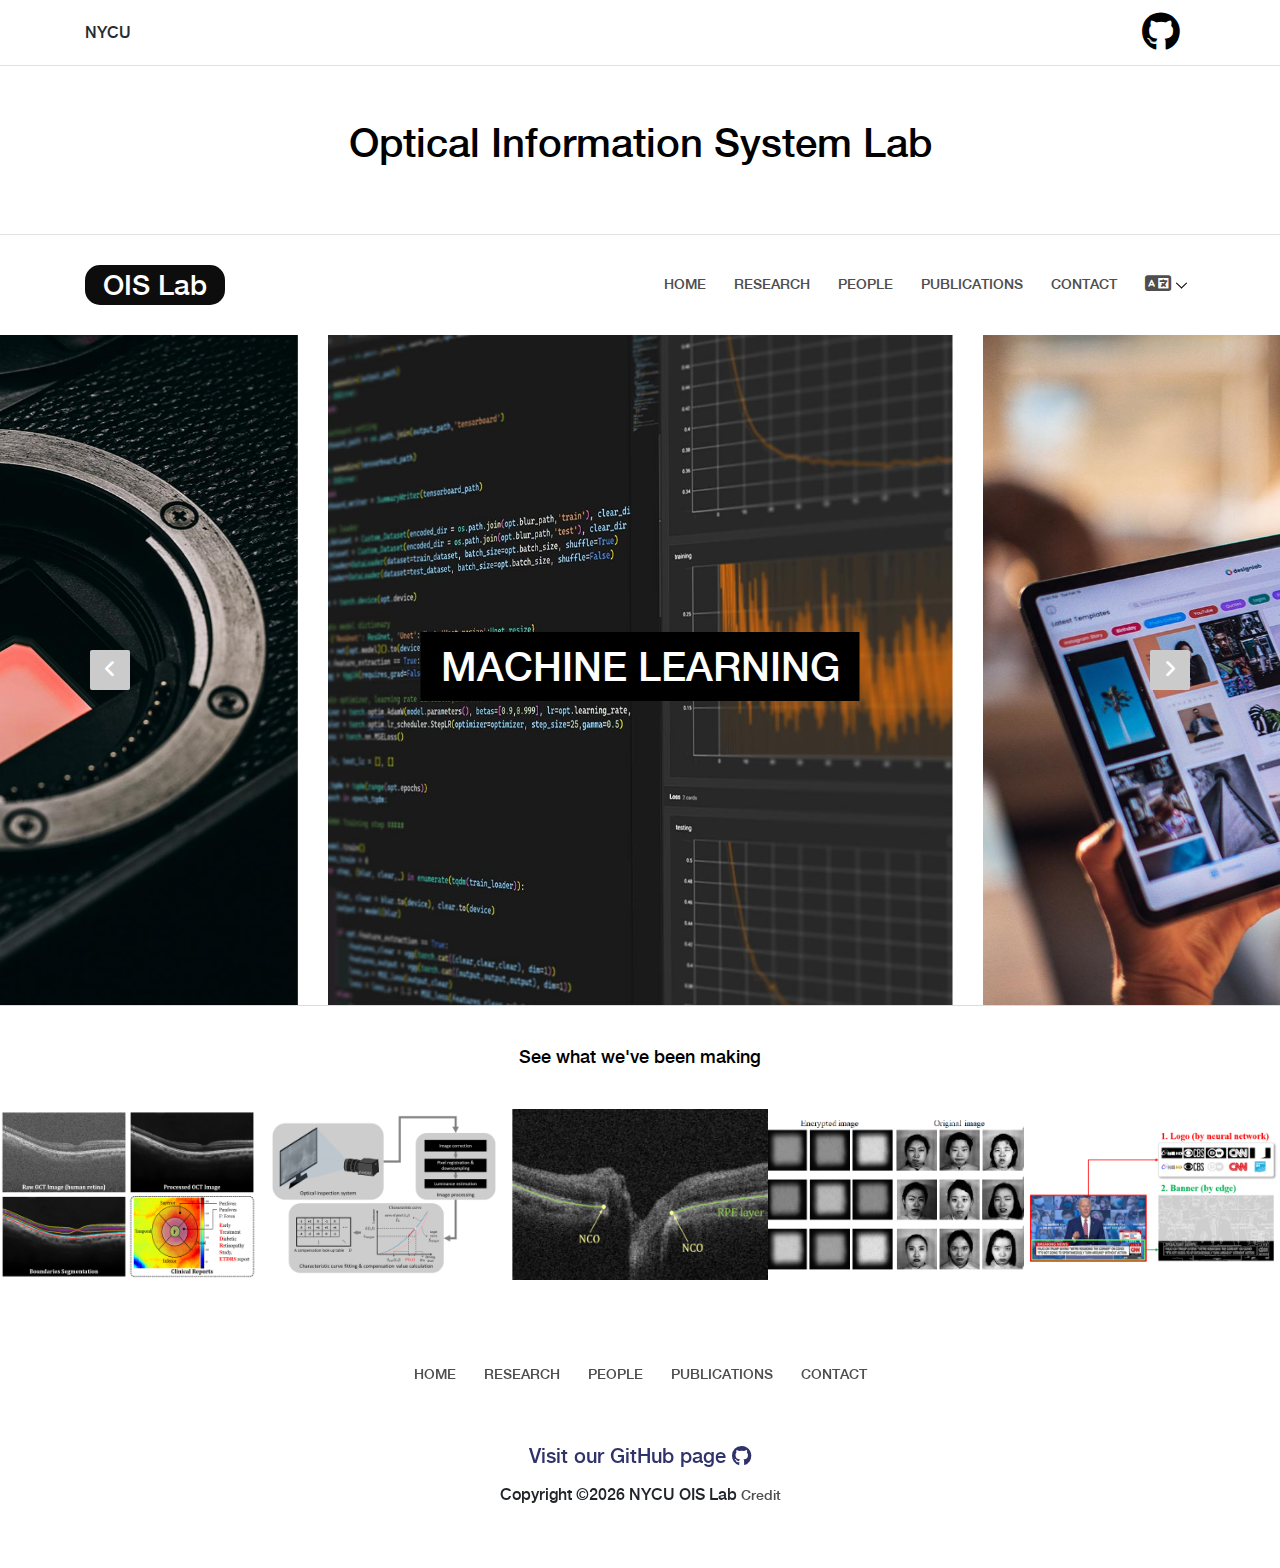
<file: index.html>
<!DOCTYPE html>
<html lang="en">

<head>
    <meta charset="UTF-8">
    <meta name="description" content="">
    <meta http-equiv="X-UA-Compatible" content="IE=edge">
    <meta name="viewport" content="width=device-width, initial-scale=1, shrink-to-fit=no">
    <!-- The above 4 meta tags *must* come first in the head; any other head content must come *after* these tags -->

    <!-- Facebook Opengraph -->
    <meta property="og:locale" content="en_US" />
    <meta property="og:type" content="website" />
    <meta property="og:title" content="NYCU OIS LAB" />
    <meta property="og:description" content="National Yang Ming Chiao Tung University - Optical Information System Lab"/>
    <meta property="og:image" content="https://bobby-0228.github.io/OIS-LAB-Website/assets/img/favicon/favicon.png" />
    <meta property="og:image:alt" content="OIS" />
    <meta property="og:image:type" content="image/png" />
    <meta property="og:image:width" content="1024" />
    <meta property="og:image:height" content="1024" />




    <!-- Title -->
    <title>OIS Lab</title>

    <!-- Favicon -->
    <link rel="icon" href="assets/img/favicon/favicon.ico">

    <!-- Style CSS -->
    <link rel="stylesheet" href="style.css">
 
    <!--fontawsome-->

    <link href="assets/fontawesome/css/all.css" rel="stylesheet">
 <!--   <link href="css/solid.css" rel="stylesheet">
    <link href="css/fontawesome.css" rel="stylesheet">-->


</head>

<body>
    <!-- Preloader -->
    <div id="preloader">
        <div class="preload-content">
            <div id="original-load"></div>
        </div>
    </div>

    <!-- Subscribe Modal -->
    <div class="subscribe-newsletter-area">
        <div class="modal fade" id="subsModal" tabindex="-1" role="dialog" aria-labelledby="subsModal" aria-hidden="true">
            <div class="modal-dialog modal-dialog-centered" role="document">
                <div class="modal-content">
                    <button type="button" class="close" data-dismiss="modal" aria-label="Close"><span aria-hidden="true">&times;</span></button>
                    <div class="modal-body">
                        <h5 class="title">Subscribe to my newsletter</h5>
                        <form action="#" class="newsletterForm" method="post">
                            <input type="email" name="email" id="subscribesForm2" placeholder="Your e-mail here">
                            <button type="submit" class="btn original-btn">Subscribe</button>
                        </form>
                    </div>
                </div>
            </div>
        </div>
    </div>

    <!-- ##### Header Area Start ##### -->
    <header class="header-area">

        <!-- Top Header Area -->
        <div class="top-header">
            <div class="container h-100">
                <div class="row h-100 align-items-center">
                    <!-- Breaking News Area -->
                    <div class="col-12 col-sm-8">
                        <div class="breaking-news-area">
                            <div id="breakingNewsTicker" class="ticker">
                                <ul>
                                    <li>NYCU</li>
                                    <li>OIS Lab</li>
                                </ul>
                            </div>
                        </div>
                    </div>
                    <!-- Top Social Area -->
                    <div class="col-12 col-sm-4">
                        <div class="top-social-area">
                            <a href="https://github.com/ABCofGaGaSu" target="_blank" data-toggle="tooltip" data-placement="bottom" title="GitHub"><i class="social-media fa-brands fa-github fa-3x fa-shake" style="--fa-animation-duration: 3s; --fa-animation-delay: 1s;" aria-hidden="true"></i></a>
                        </div>
                    </div>
                </div>
            </div>
        </div>

        <!-- Logo Area -->
        <div class="logo-area text-center">
            <div class="container h-100">
                <div class="row h-100 align-items-center">
                    <div class="col-12">
                        <h1 class="title-text">Optical Information System Lab</h1>
                        <!--<a href="index.html" ><img src="img/core-img/logo.png" alt=""></a>-->
                    </div>
                </div>
            </div>
        </div>

        <!-- Nav Area -->
        <div class="original-nav-area" id="stickyNav">
            <div class="classy-nav-container breakpoint-off">
                <div class="container">
                    <!-- Classy Menu -->
                    <nav class="classy-navbar justify-content-between">

                        <div class="OISLAB">
                            <p class=" text-center OISLAB-logo-text">OIS Lab</p>
                        </div>


                        <!-- Navbar Toggler -->
                        <div class="classy-navbar-toggler">
                            <span class="navbarToggler"><span></span><span></span><span></span></span>
                        </div>

                        <!-- Menu -->
                        <div class="classy-menu" id="originalNav">
                            <!-- close btn -->
                            <div class="classycloseIcon">
                                <div class="cross-wrap"><span class="top"></span><span class="bottom"></span></div>
                            </div>

                            <!-- Nav Start -->
                            <div class="classynav">
                                <ul>
                                    <li><a href="index.html">Home</a></li>
                                    <li><a href="research.html">Research</a></li>
                                    <li><a href="people.html">People</a></li>
                                    <li><a href="publications.html">Publications</a></li>
                                    <li><a href="contact.html">Contact</a></li>
                                    <li><a href="#"><i class="fa-solid fa-language fa-xl"></i></a>
                                        <ul class="dropdown">
                                            <li><a href="#"><img src="assets/icons/lang_en.svg" width="30px" style="padding-right: 10px;"/>English</a></li>
                                            <li><a href="index_TW.html"><img src="assets/icons/lang_tw.svg" width="30px" style="padding-right: 10px;"/>繁體中文</a></li>
                                        </ul>
                                    </li>
                                </ul>

                                
                            </div>
                            <!-- Nav End -->
                        </div>
                    </nav>
                </div>
            </div>
        </div>
    </header>
    <!-- ##### Header Area End ##### -->

    <!-- ##### Hero Area Start ##### -->
    <div class="hero-area">
        <!-- Hero Slides Area -->
        <div class="hero-slides owl-carousel">
            <!-- Single Slide -->
            <div class="single-hero-slide bg-img" style="background-image: url(assets/img/index-img/ml.jpg);">
                <div class="container h-100">
                    <div class="row h-100 align-items-center">
                        <div class="col-12">
                            <div class="slide-content text-center" >
                                <h2 data-animation="fadeInUp" ><a href="research.html">Machine Learning</a></h2>
                            </div>
                        </div>
                    </div>
                </div>
            </div>
            <!-- Single Slide -->
            <div class="single-hero-slide bg-img" style="background-image: url(assets/img/index-img/display.jpg);">
                <div class="container h-100">
                    <div class="row h-100 align-items-center">
                        <div class="col-12">
                            <div class="slide-content text-center">
                                <h2 data-animation="fadeInUp" ><a href="research.html">Display Technology</a></h2>
                            </div>
                        </div>
                    </div>
                </div>
            </div>
            <!-- Single Slide -->
            <div class="single-hero-slide bg-img" style="background-image: url(assets/img/index-img/biomed.jpg);">
                <div class="container h-100">
                    <div class="row h-100 align-items-center">
                        <div class="col-12">
                            <div class="slide-content text-center">
                                <h2 data-animation="fadeInUp" ><a href="research.html">Biomedical Imaging</a></h2>
                            </div>
                        </div>
                    </div>
                </div>
            </div>
            <!-- Single Slide -->
            <div class="single-hero-slide bg-img" style="background-image: url(assets/img/index-img/lensless.jpg);">
                <div class="container h-100">
                    <div class="row h-100 align-items-center">
                        <div class="col-12">
                            <div class="slide-content text-center">
                                <h2 data-animation="fadeInUp"><a href="research.html">Lensless Imaging</a></h2>
                            </div>
                        </div>
                    </div>
                </div>
            </div>
        </div>
    </div>
    <!-- ##### Hero Area End ##### -->

<!--do not display content at the moment

    <div class="blog-wrapper section-padding-100 clearfix">
        <div class="container">
            <div class="row align-items-end">

                <div class="col-12 col-lg-4">
                    <div class="single-blog-area clearfix mb-100">
                        <div class="single-blog-content">
                            <div class="line"></div>
                            <a href="#" class="post-tag">Lifestyle</a>
                            <h4><a href="#" class="post-headline">Curabitur venenatis efficitur lorem</a></h4>
                            <p>Curabitur venenatis efficitur lorem sed tempor. Integer aliquet tempor cursus. Nullam vestibulum convallis risus vel condimentum. Nullam auctor lorem in libero luctus, vel volutpat quam tincidunt. Morbi sodales, dolor id ultricies dictum</p>
                            <a href="#" class="btn original-btn">Read More</a>
                        </div>
                    </div>
                </div>


                <div class="col-12 col-md-6 col-lg-4">
                    <div class="single-catagory-area clearfix mb-100">
                        <img src="assets/img/dummy/1000x1178.png" alt="">


                        <div class="catagory-title">
                            <a href="#">Curabitur venenatis</a>
                        </div>
                    </div>
                </div>


                <div class="col-12 col-md-6 col-lg-4">
                    <div class="single-catagory-area clearfix mb-100">
                        <img src="assets/img/dummy/1000x1178.png" alt="">


                        <div class="catagory-title">
                            <a href="#">efficitur lorem</a>
                        </div>
                    </div>
                </div>
            </div>
        </div>

        <div class="container">
            <div class="row">
                <div class="col-12 col-lg-9">



                    <div class="single-blog-area blog-style-2 mb-50 wow fadeInUp" data-wow-delay="0.2s" data-wow-duration="1000ms">
                        <div class="row align-items-center">
                            <div class="col-12 col-md-6">
                                <div class="single-blog-thumbnail">
                                    <img src="assets/img/dummy/1000x702.png" alt="">
                                    <div class="post-date">
                                        <a href="#">12 <span>march</span></a>
                                    </div>
                                </div>
                            </div>
                            <div class="col-12 col-md-6">


                                <div class="single-blog-content">
                                    <div class="line"></div>
                                    <a href="#" class="post-tag">Lorem</a>
                                    <h4><a href="#" class="post-headline">Integer aliquet tempor cursus</a></h4>
                                    <p>Curabitur venenatis efficitur lorem sed tempor. Integer aliquet tempor cursus. Nullam vestibulum convallis risus vel condimentum. Nullam auctor lorem in libero luctus, vel volutpat quam tincidunt.</p>
                                    <div class="post-meta">
                                        <p>By <a href="#">convallis risu</a></p>
                                        <p>3 comments</p>
                                    </div>
                                </div>
                            </div>
                        </div>
                    </div>


                    <div class="single-blog-area blog-style-2 mb-50 wow fadeInUp" data-wow-delay="0.3s" data-wow-duration="1000ms">
                        <div class="row align-items-center">
                            <div class="col-12 col-md-6">
                                <div class="single-blog-thumbnail">
                                    <img src="assets/img/dummy/1000x702.png" alt="">
                                    <div class="post-date">
                                        <a href="#">12 <span>march</span></a>
                                    </div>
                                </div>
                            </div>
                            <div class="col-12 col-md-6">


                                <div class="single-blog-content">
                                    <div class="line"></div>
                                    <a href="#" class="post-tag">Lorem</a>
                                    <h4><a href="#" class="post-headline">We love colors in 2018</a></h4>
                                    <p>Curabitur venenatis efficitur lorem sed tempor. Integer aliquet tempor cursus. Nullam vestibulum convallis risus vel condimentum. Nullam auctor lorem in libero luctus, vel volutpat quam tincidunt.</p>
                                    <div class="post-meta">
                                        <p>By <a href="#"> convallis risu</a></p>
                                        <p>3 comments</p>
                                    </div>
                                </div>
                            </div>
                        </div>
                    </div>

                    

                    <div class="single-blog-area blog-style-2 mb-50 wow fadeInUp" data-wow-delay="0.4s" data-wow-duration="1000ms">
                        <div class="row">
                            <div class="col-12">
                                <div class="single-blog-thumbnail">
                                    <img src="assets/img/dummy/1000x702.png" alt="">
                                    <div class="post-date">
                                        <a href="#">10 <span>march</span></a>
                                    </div>
                                </div>
                            </div>
                            <div class="col-12">

                                

                                <div class="single-blog-content mt-50">
                                    <div class="line"></div>
                                    <a href="#" class="post-tag">efficitur</a>
                                    <h4><a href="#" class="post-headline">10 Nullam auctor lorem in libero</a></h4>
                                    <p>Curabitur venenatis efficitur lorem sed tempor. Integer aliquet tempor cursus. Nullam vestibulum convallis risus vel condimentum. Nullam auctor lorem in libero luctus, vel volutpat quam tincidunt.</p>
                                    <div class="post-meta">
                                        <p>By <a href="#">james smith</a></p>
                                        <p>3 comments</p>
                                    </div>
                                </div>
                            </div>
                        </div>
                    </div>


                    
                    <div class="single-blog-area blog-style-2 mb-50 wow fadeInUp" data-wow-delay="0.5s" data-wow-duration="1000ms">
                        <div class="row align-items-center">
                            <div class="col-12 col-md-6">
                                <div class="single-blog-thumbnail">
                                    <img src="assets/img/dummy/1000x702.png" alt="">
                                    <div class="post-date">
                                        <a href="#">12 <span>march</span></a>
                                    </div>
                                </div>
                            </div>
                            <div class="col-12 col-md-6">

                                

                                <div class="single-blog-content">
                                    <div class="line"></div>
                                    <a href="#" class="post-tag">efficitur</a>
                                    <h4><a href="#" class="post-headline">aliquet tempor cursus</a></h4>
                                    <p>Curabitur venenatis efficitur lorem sed tempor. Integer aliquet tempor cursus. Nullam vestibulum convallis risus vel condimentum. Nullam auctor lorem in libero luctus, vel volutpat quam tincidunt.</p>
                                    <div class="post-meta">
                                        <p>By <a href="#">efficitur lorem</a></p>
                                        <p>3 comments</p>
                                    </div>
                                </div>
                            </div>
                        </div>
                    </div>

                    

                    <div class="single-blog-area blog-style-2 mb-50 wow fadeInUp" data-wow-delay="0.6s" data-wow-duration="1000ms">
                        <div class="row align-items-center">
                            <div class="col-12 col-md-6">
                                <div class="single-blog-thumbnail">
                                    <img src="assets/img/dummy/1000x702.png" alt="">
                                    <div class="post-date">
                                        <a href="#">12 <span>march</span></a>
                                    </div>
                                </div>
                            </div>
                            <div class="col-12 col-md-6">

                                

                                <div class="single-blog-content">
                                    <div class="line"></div>
                                    <a href="#" class="post-tag">Lifestyle</a>
                                    <h4><a href="#" class="post-headline">Curabitur venenatis efficitur</a></h4>
                                    <p>Curabitur venenatis efficitur lorem sed tempor. Integer aliquet tempor cursus. Nullam vestibulum convallis risus vel condimentum. Nullam auctor lorem in libero luctus, vel volutpat quam tincidunt.</p>
                                    <div class="post-meta">
                                        <p>By <a href="#">efficitur lorem</a></p>
                                        <p>3 comments</p>
                                    </div>
                                </div>
                            </div>
                        </div>
                    </div>

                    

                    <div class="load-more-btn mt-100 wow fadeInUp" data-wow-delay="0.7s" data-wow-duration="1000ms">
                        <a href="#" class="btn original-btn">Read More</a>
                    </div>
                </div>






                <div class="col-12 col-md-4 col-lg-3">
                    <div class="post-sidebar-area">








                        <div class="sidebar-widget-area">
                            <form action="#" class="search-form">
                                <input type="search" name="search" id="searchForm" placeholder="Search">
                                <input type="submit" value="submit">
                            </form>
                        </div>


                        
                        <div class="sidebar-widget-area">
                            <h5 class="title subscribe-title">Subscribe to my newsletter</h5>
                            <div class="widget-content">
                                <form action="#" class="newsletterForm">
                                    <input type="email" name="email" id="subscribesForm" placeholder="Your e-mail here">
                                    <button type="submit" class="btn original-btn">Subscribe</button>
                                </form>
                            </div>
                        </div>


                        <div class="sidebar-widget-area">
                            <h5 class="title"> Gradient Descent </h5>
                            <a href="#"><img src="assets/img/dummy/dummyGIF.gif" alt=""></a>
                        </div>



                        <div class="sidebar-widget-area">
                            <h5 class="title">Latest Posts</h5>

                            <div class="widget-content">



                                <div class="single-blog-post d-flex align-items-center widget-post">

                                    <div class="post-thumbnail">
                                        <img src="assets/img/dummy/1000x702.png" alt="">
                                    </div>

                                    <div class="post-content">
                                        <a href="#" class="post-tag"> efficitur lorem </a>
                                        <h4><a href="#" class="post-headline">Nullam vestibulum convallis risus</a></h4>
                                        <div class="post-meta">
                                            <p><a href="#">12 March</a></p>
                                        </div>
                                    </div>
                                </div>


                                <div class="single-blog-post d-flex align-items-center widget-post">

                                    <div class="post-thumbnail">
                                        <img src="assets/img/dummy/1000x702.png" alt="">
                                    </div>

                                    <div class="post-content">
                                        <a href="#" class="post-tag"> efficitur lorem </a>
                                        <h4><a href="#" class="post-headline">Nullam vestibulum convallis risus</a></h4>
                                        <div class="post-meta">
                                            <p><a href="#">12 March</a></p>
                                        </div>
                                    </div>
                                </div>


                                <div class="single-blog-post d-flex align-items-center widget-post">


                                    <div class="post-thumbnail">
                                        <img src="assets/img/dummy/1000x702.png" alt="">
                                    </div>


                                    <div class="post-content">
                                        <a href="#" class="post-tag"> efficitur lorem </a>
                                        <h4><a href="#" class="post-headline">Nullam vestibulum convallis risus</a></h4>
                                        <div class="post-meta">
                                            <p><a href="#">12 March</a></p>
                                        </div>
                                    </div>
                                </div>


                                <div class="single-blog-post d-flex align-items-center widget-post">

                                    <div class="post-thumbnail">
                                        <img src="assets/img/dummy/1000x702.png" alt="">
                                    </div>

                                    <div class="post-content">
                                        <a href="#" class="post-tag">efficitur lorem </a>
                                        <h4><a href="#" class="post-headline">Nullam vestibulum convallis risus</a></h4>
                                        <div class="post-meta">
                                            <p><a href="#">12 March</a></p>
                                        </div>
                                    </div>
                                </div>
                            </div>
                        </div>


                        <div class="sidebar-widget-area">
                            <h5 class="title">Tags</h5>
                            <div class="widget-content">
                                <ul class="tags">
                                    <li><a href="#">design</a></li>
                                    <li><a href="#">fashion</a></li>
                                    <li><a href="#">travel</a></li>
                                    <li><a href="#">music</a></li>
                                    <li><a href="#">party</a></li>
                                    <li><a href="#">video</a></li>
                                    <li><a href="#">photography</a></li>
                                    <li><a href="#">adventure</a></li>
                                </ul>
                            </div>
                        </div>
                    </div>
                </div>
            </div>
        </div>
    </div>
-->
    <!-- ##### Instagram Feed Area Start ##### -->
    <div class="instagram-feed-area">
        <div class="container">
            <div class="row">
                <div class="col-12">
                    <div class="insta-title">
                        <h5>See what we've been making</h5>
                    </div>
                </div>
            </div>
        </div>
        <!-- Research Slides-->
        <div class="instagram-slides owl-carousel">
            <!-- Single Insta Feed -->
            <div class="single-insta-feed">
                <img src="assets/img/research-img/dip4oct/dip4oct.png" alt="">
                <!-- Hover Effects -->
                <div class="hover-effects">
                    <a href="research.html#dip4oct" class="d-flex align-items-center justify-content-center"><i class="fa-solid fa-eye"></i></a>
                </div>
            </div>
            <!-- Single Insta Feed -->
            <div class="single-insta-feed">
                <img src="assets/img/research-img/pixelreg/pixelreg_1.png" alt="">
                <!-- Hover Effects -->
                <div class="hover-effects">
                    <a href="research.html#pixelreg" class="d-flex align-items-center justify-content-center"><i class="fa-solid fa-eye"></i></a>
                </div>
            </div>
            <!-- Single Insta Feed -->
            <div class="single-insta-feed">
                <img src="assets/img/research-img/CDR/CDR1.png" alt="">
                <!-- Hover Effects -->
                <div class="hover-effects">
                    <a href="research.html#CDR" class="d-flex align-items-center justify-content-center"><i class="fa-solid fa-eye"></i></a>
                </div>
            </div>
            <!-- Single Insta Feed -->
            <div class="single-insta-feed">
                <img src="assets/img/research-img/lenslessencrypt/lenslessencrypt_3.png" alt="">
                <!-- Hover Effects -->
                <div class="hover-effects">
                    <a href="research.html#lenslessencrypt" class="d-flex align-items-center justify-content-center"><i class="fa-solid fa-eye"></i></a>
                </div>
            </div>
            <!-- Single Insta Feed -->
            <div class="single-insta-feed">
                <img src="assets/img/research-img/logo/logo_1.png" alt="">
                <!-- Hover Effects -->
                <div class="hover-effects">
                    <a href="research.html#logo" class="d-flex align-items-center justify-content-center"><i class="fa-solid fa-eye"></i></a>
                </div>
            </div>
            <!-- Single Insta Feed -->
            <div class="single-insta-feed">
                <img src="assets/img/research-img/fabricDefect/fig1.jpg" alt="">
                <!-- Hover Effects -->
                <div class="hover-effects">
                    <a href="research.html#fabricDefect" class="d-flex align-items-center justify-content-center"><i class="fa-solid fa-eye"></i></a>
                </div>
            </div>
            <!-- Single Insta Feed -->
            <div class="single-insta-feed">
                <img src="assets/img/research-img/codedMask/fig2.jpg" alt="">
                <!-- Hover Effects -->
                <div class="hover-effects">
                    <a href="research.html#codedMask" class="d-flex align-items-center justify-content-center"><i class="fa-solid fa-eye"></i></a>
                </div>
            </div>
            <!-- Single Insta Feed -->
            <div class="single-insta-feed">
                <img src="assets/img/research-img/phaseRetrieve/fig2.jpg" alt="">
                <!-- Hover Effects -->
                <div class="hover-effects">
                    <a href="research.html#phaseRetrieve" class="d-flex align-items-center justify-content-center"><i class="fa-solid fa-eye"></i></a>
                </div>
            </div>
        </div>
</div>
    <!-- ##### Instagram Feed Area End ##### -->

    <!-- ##### Footer Area Start ##### -->
    <footer class="footer-area text-center">
        <div class="container">
            <div class="row">
                <div class="col-12">
                   
                    <!-- Footer Nav Area -->
                    <div class="classy-nav-container breakpoint-off">
                        <!-- Classy Menu -->
                        <nav class="classy-navbar justify-content-center">

                            <!-- Navbar Toggler -->
                            <div class="classy-navbar-toggler">
                                <span class="navbarToggler"><span></span><span></span><span></span></span>
                            </div>

                            <!-- Menu -->
                            <div class="classy-menu">

                                <!-- close btn -->
                                <div class="classycloseIcon">
                                    <div class="cross-wrap"><span class="top"></span><span class="bottom"></span></div>
                                </div>

                                <!-- Nav Start -->
                                <div class="classynav">
                                    <ul>
                                        <li><a href="index.html">Home</a></li>
                                        <li><a href="research.html">Research</a></li>
                                        <li><a href="people.html">People</a></li>
                                        <li><a href="publications.html">Publications</a></li>
                                        <li><a href="contact.html">Contact</a></li>
                                    </ul>
                                </div>
                                <!-- Nav End -->
                            </div>
                        </nav>
                    </div>
                    
                    <!-- Footer Social Area -->
                    <div class="footer-social-area mt-30">
                        <a href="https://github.com/ABCofGaGaSu" target="_blank" data-toggle="tooltip" data-placement="top" title="GitHub"><h5 style="color: #30336b">Visit our GitHub page <i class="fa-brands fa-github"></i></h5></a>
                    </div>
                </div>
            </div>
        </div>

   <!-- Link back to Colorlib can't be removed. Template is licensed under CC BY 3.0. -->
Copyright &copy;<script>document.write(new Date().getFullYear());</script> NYCU OIS Lab <a href="https://colorlib.com" target="_blank">Credit</a>
<!-- Link back to Colorlib can't be removed. Template is licensed under CC BY 3.0. -->

    </footer>
    <!-- ##### Footer Area End ##### -->

    <!-- jQuery (Necessary for All JavaScript Plugins) -->
    <script src="assets/js/jquery/jquery-2.2.4.min.js"></script>
    <!-- Popper js -->
    <script src="assets/js/popper.min.js"></script>
    <!-- Bootstrap js -->
    <script src="assets/js/bootstrap.min.js"></script>
    <!-- Plugins js -->
    <script src="assets/js/plugins.js"></script>
    <!-- Active js -->
    <script src="assets/js/active.js"></script>

</body>

</html>
</file>
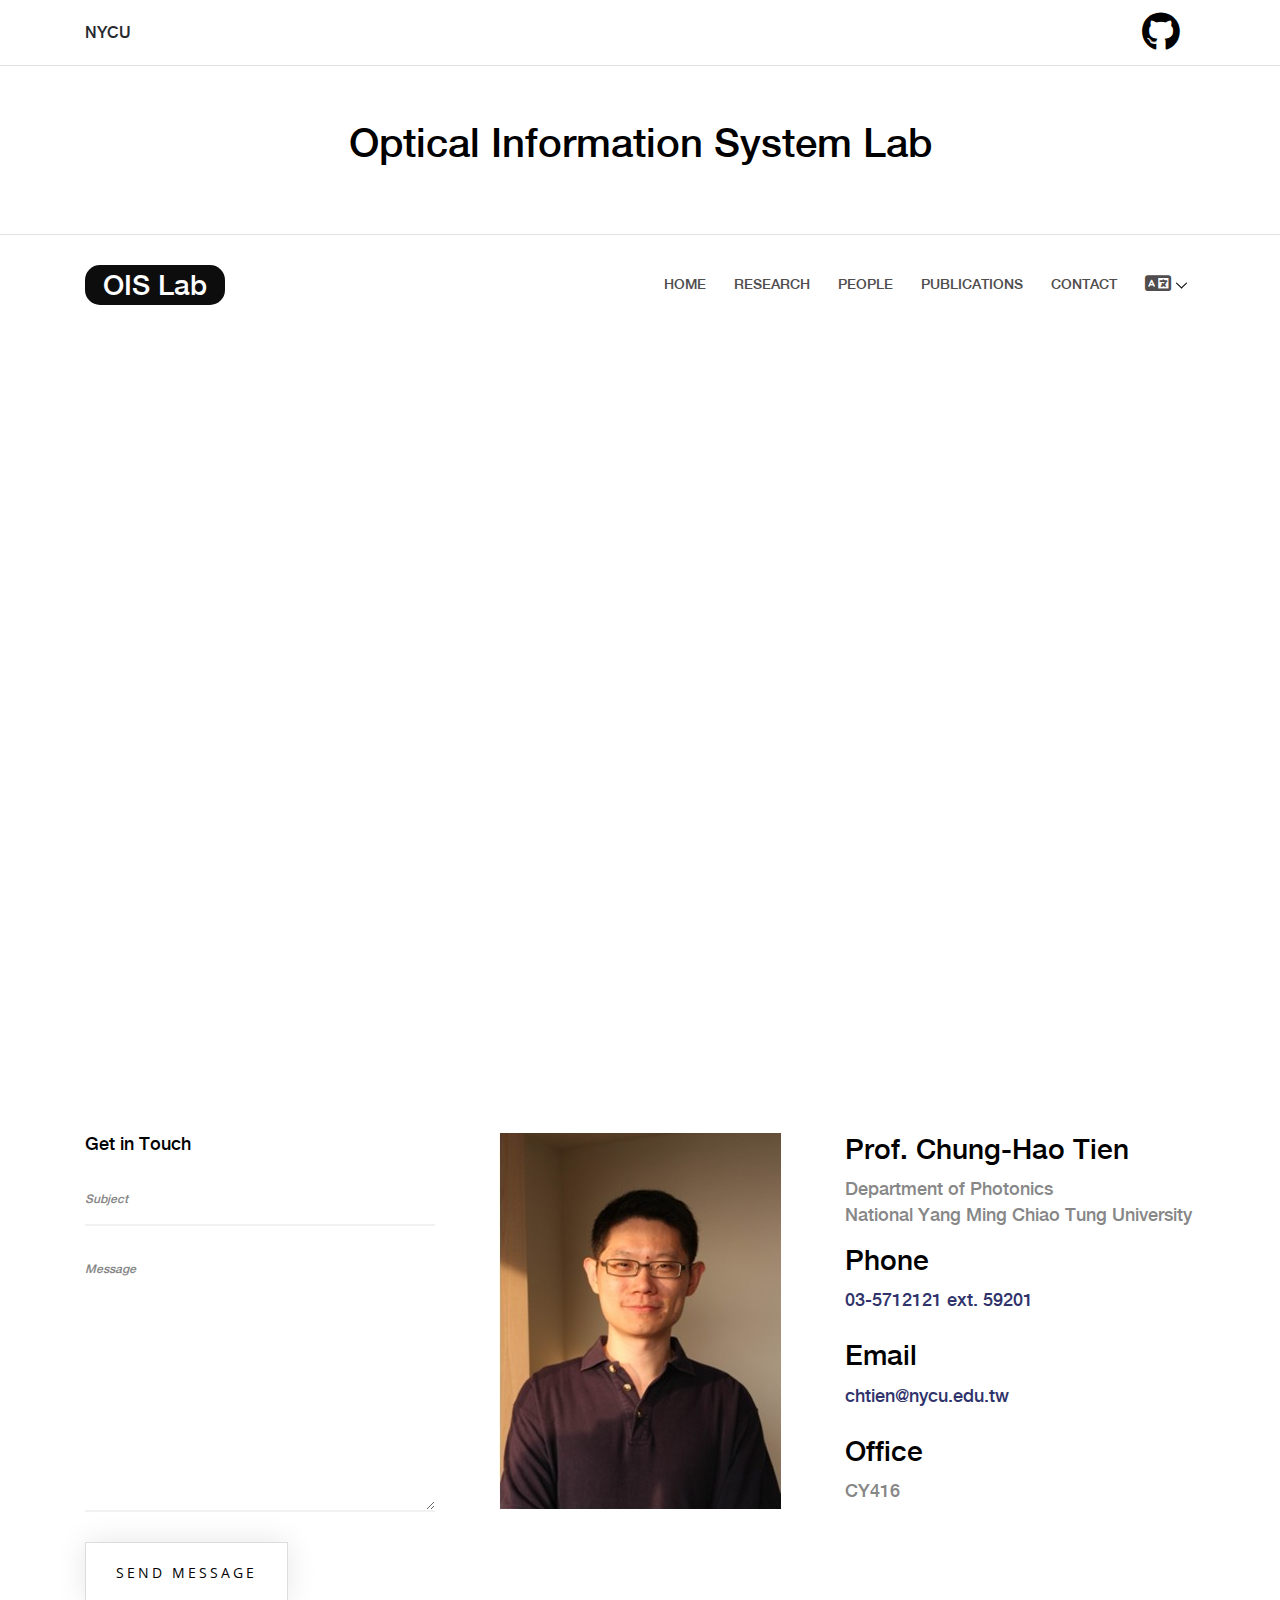
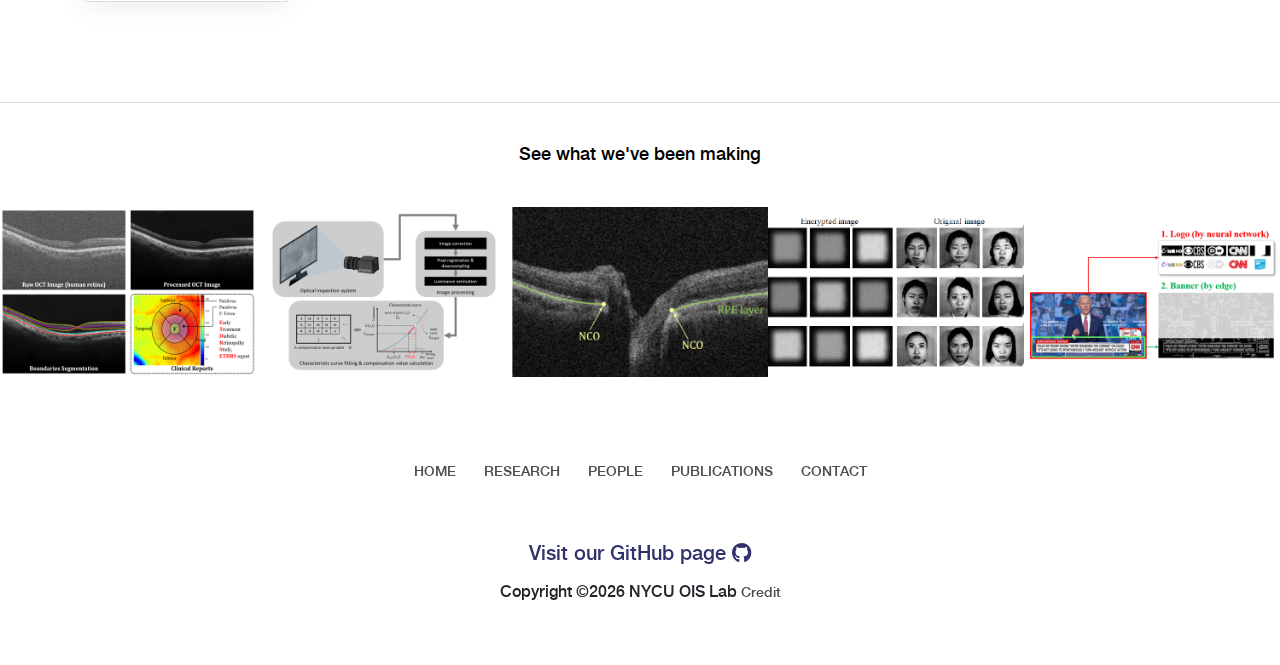
<file: contact.html>
<!DOCTYPE html>
<html lang="en">

<head>
    <meta charset="UTF-8">
    <meta name="description" content="">
    <meta http-equiv="X-UA-Compatible" content="IE=edge">
    <meta name="viewport" content="width=device-width, initial-scale=1, shrink-to-fit=no">
    <!-- The above 4 meta tags *must* come first in the head; any other head content must come *after* these tags -->

    <!-- Facebook Opengraph -->
    <meta property="og:locale" content="en_US" />
    <meta property="og:type" content="website" />
    <meta property="og:title" content="NYCU OIS LAB" />
    <meta property="og:description" content="Contact"/>
    <meta property="og:image" content="https://bobby-0228.github.io/OIS-LAB-Website/assets/img/favicon/favicon.png" />
    <meta property="og:image:alt" content="OIS" />
    <meta property="og:image:type" content="image/png" />
    <meta property="og:image:width" content="1024" />
    <meta property="og:image:height" content="1024" />

    <!-- Title -->
    <title>Contact - OIS Lab</title>

    <!-- Favicon -->
    <link rel="icon" href="assets/img/favicon/favicon.ico">

    <!-- Style CSS -->
    <link rel="stylesheet" href="style.css">

    <!--fontawsome-->

    <link href="assets/fontawesome/css/all.css" rel="stylesheet">

</head>

<body>
    <!-- Preloader -->
    <div id="preloader">
        <div class="preload-content">
            <div id="original-load"></div>
        </div>
    </div>

    <!-- ##### Header Area Start ##### -->
    <header class="header-area">

        <!-- Top Header Area -->
        <div class="top-header">
            <div class="container h-100">
                <div class="row h-100 align-items-center">
                    <!-- Breaking News Area -->
                    <div class="col-12 col-sm-8">
                        <div class="breaking-news-area">
                            <div id="breakingNewsTicker" class="ticker">
                                <ul>
                                    <li>NYCU</li>
                                    <li>OIS Lab</li>
                                <!--
                                    <li><a href="#">Hello Original!</a></li>
                                    <li><a href="#">Hello Earth!</a></li>
                                    <li><a href="#">Hello Colorlib!</a></li>
                                --> 
                                </ul>
                            </div>
                        </div>
                    </div>
                    <!-- Top Social Area -->
                    <div class="col-12 col-sm-4">
                        <div class="top-social-area"> 
                            <a href="https://github.com/ABCofGaGaSu" target="_blank" data-toggle="tooltip" data-placement="bottom" title="GitHub"><i class="fa-brands fa-github fa-3x fa-shake" style="--fa-animation-duration: 3s; --fa-animation-delay: 1s" aria-hidden="true"></i></a>
                        </div>
                    </div>
                </div>
            </div>
        </div>

        <!-- Logo Area -->
        <div class="logo-area text-center">
            <div class="container h-100">
                <div class="row h-100 align-items-center">
                    <div class="col-12">
                        <h1 class="title-text">Optical Information System Lab</h1>
                        <!--<a href="index.html" ><img src="img/core-img/logo.png" alt=""></a>-->
                    </div>
                </div>
            </div>
        </div>

        <!-- Nav Area -->
        <div class="original-nav-area" id="stickyNav">
            <div class="classy-nav-container breakpoint-off">
                <div class="container">
                    <!-- Classy Menu -->
                    <nav class="classy-navbar justify-content-between">
                        
                        <div class="OISLAB">
                            <p class="text-center OISLAB-logo-text">OIS Lab</p>
                        </div>




                        <!-- Navbar Toggler -->
                        <div class="classy-navbar-toggler">
                            <span class="navbarToggler"><span></span><span></span><span></span></span>
                        </div>

                        <!-- Menu -->
                        <div class="classy-menu" id="originalNav">
                            <!-- close btn -->
                            <div class="classycloseIcon">
                                <div class="cross-wrap"><span class="top"></span><span class="bottom"></span></div>
                            </div>

                            <!-- Nav Start -->
                            <div class="classynav">
                                <ul>
                                    <li><a href="index.html">Home</a></li>
                                    <li><a href="research.html">Research</a></li>
                                    <li><a href="people.html">People</a></li>
                                    <li><a href="publications.html">Publications</a></li>
                                    <li><a href="contact.html">Contact</a></li>
                                    <li><a href="#"><i class="fa-solid fa-language fa-xl"></i></a>
                                        <ul class="dropdown">
                                            <li><a href="#"><img src="assets/icons/lang_en.svg" width="30px" style="padding-right: 10px;"/>English</a></li>
                                            <li><a href="contact_TW.html"><img src="assets/icons/lang_tw.svg" width="30px" style="padding-right: 10px;"/>繁體中文</a></li>
                                        </ul>
                                </ul>

                                
                            </div>
                            <!-- Nav End -->
                        </div>
                    </nav>
                </div>
            </div>
        </div>
    </header>
    <!-- ##### Header Area End ##### -->

    <!-- ##### Google Map ##### -->
    <div class="map-area">
        <iframe id="map" src="https://www.google.com/maps/embed?pb=!1m18!1m12!1m3!1d3622.2510812397986!2d120.9938085153211!3d24.786854554307286!2m3!1f0!2f0!3f0!3m2!1i1024!2i768!4f13.1!3m3!1m2!1s0x3468360f776ee343%3A0xa750d956ac511f5d!2z5Lqk6YCa5aSn5a245Lqk5pig5qiT!5e0!3m2!1szh-TW!2stw!4v1657381102875!5m2!1szh-TW!2stw" width="800" height="600" style="border:0;" allowfullscreen="" loading="lazy" referrerpolicy="no-referrer-when-downgrade"></iframe>
    </div>


    <!-- ##### Contact Area Start ##### -->
    <section class="contact-area section-padding-100">
        <div class="container">
            <div class="row justify-content-center">
                <div class="col-12 col-md-10 col-lg-4 order-2 order-lg-1">
                    <div class="contact-form">
                        <h5>Get in Touch</h5>
                        <!-- Contact Form -->
                        <form method="GET" action="mailto:chtien@nycu.edu.tw" enctype="text/plain">
                            <div class="row" >
                                <!--<div class="col-12 col-md-6">
                                    <div class="group">
                                        <input type="text" name="name" id="name" required>
                                        <span class="highlight"></span>
                                        <span class="bar"></span>
                                        <label>Name</label>
                                    </div>
                                </div>
                                <div class="col-12 col-md-6">
                                    <div class="group">
                                        <input type="email" name="email" id="email" required>
                                        <span class="highlight"></span>
                                        <span class="bar"></span>
                                        <label>Email</label>
                                    </div>
                                </div>-->
                                <div class="col-12">
                                    <div class="group">
                                        <input type="text" name="subject" id="subject" required>
                                        <span class="highlight"></span>
                                        <span class="bar"></span>
                                        <label>Subject</label>
                                    </div>
                                </div>
                                <div class="col-12">
                                    <div class="group">
                                        <textarea name="body" id="message" rows="13" required></textarea>
                                        <span class="highlight"></span>
                                        <span class="bar"></span>
                                        <label>Message</label>
                                    </div>
                                </div>
                                <div class="col-12" >
                                    <button type="submit" class="btn original-btn" >Send Message</button>
                                </div>
                            </div>
                        </form>
                    </div>
                </div>

                <div class="col-12 col-md-10 col-lg-8 order-1 order-lg-2">
                    <div class="row">
                            <div class="col-12 col-sm-6 text-center">
                                <img src="assets/img/people/TCH-full.jpg" />
                            </div>
                            <div class="col-12 col-sm-6 contact-info" >
                                <h3>Prof. Chung-Hao Tien</h3>
                                <p> Department of Photonics<br/>National Yang Ming Chiao Tung University</p>
                                <h3>Phone</h3>
                                <a href="tel:+886-3-5712121,59201"><p style="color:#30336b;">03-5712121 ext. 59201</p></a>
                                <h3 style="padding-top: 10px;">Email</h3>
                                <a href="mailto:chtien@nycu.edu.tw"><p style="color:#30336b;">chtien@nycu.edu.tw</p></a>
                                <h3  style="padding-top: 10px;">Office</h3>
                                <p>CY416</p>
                                
                            </div>
                    </div>
                </div>

            </div>
        </div>
    </section>
    <!-- ##### Contact Area End ##### -->

    <!-- ##### Instagram Feed Area Start ##### -->
    <div class="instagram-feed-area">
        <div class="container">
            <div class="row">
                <div class="col-12">
                    <div class="insta-title">
                        <h5>See what we've been making</h5>
                    </div>
                </div>
            </div>
        </div>
        <!-- Research Slides-->
        <div class="instagram-slides owl-carousel">
            <!-- Single Insta Feed -->
            <div class="single-insta-feed">
                <img src="assets/img/research-img/dip4oct/dip4oct.png" alt="">
                <!-- Hover Effects -->
                <div class="hover-effects">
                    <a href="research.html#dip4oct" class="d-flex align-items-center justify-content-center"><i class="fa-solid fa-eye"></i></a>
                </div>
            </div>
            <!-- Single Insta Feed -->
            <div class="single-insta-feed">
                <img src="assets/img/research-img/pixelreg/pixelreg_1.png" alt="">
                <!-- Hover Effects -->
                <div class="hover-effects">
                    <a href="research.html#pixelreg" class="d-flex align-items-center justify-content-center"><i class="fa-solid fa-eye"></i></a>
                </div>
            </div>
            <!-- Single Insta Feed -->
            <div class="single-insta-feed">
                <img src="assets/img/research-img/CDR/CDR1.png" alt="">
                <!-- Hover Effects -->
                <div class="hover-effects">
                    <a href="research.html#CDR" class="d-flex align-items-center justify-content-center"><i class="fa-solid fa-eye"></i></a>
                </div>
            </div>
            <!-- Single Insta Feed -->
            <div class="single-insta-feed">
                <img src="assets/img/research-img/lenslessencrypt/lenslessencrypt_3.png" alt="">
                <!-- Hover Effects -->
                <div class="hover-effects">
                    <a href="research.html#lenslessencrypt" class="d-flex align-items-center justify-content-center"><i class="fa-solid fa-eye"></i></a>
                </div>
            </div>
            <!-- Single Insta Feed -->
            <div class="single-insta-feed">
                <img src="assets/img/research-img/logo/logo_1.png" alt="">
                <!-- Hover Effects -->
                <div class="hover-effects">
                    <a href="research.html#logo" class="d-flex align-items-center justify-content-center"><i class="fa-solid fa-eye"></i></a>
                </div>
            </div>
            <!-- Single Insta Feed -->
            <div class="single-insta-feed">
                <img src="assets/img/research-img/fabricDefect/fig1.jpg" alt="">
                <!-- Hover Effects -->
                <div class="hover-effects">
                    <a href="research.html#fabricDefect" class="d-flex align-items-center justify-content-center"><i class="fa-solid fa-eye"></i></a>
                </div>
            </div>
            <!-- Single Insta Feed -->
            <div class="single-insta-feed">
                <img src="assets/img/research-img/codedMask/fig2.jpg" alt="">
                <!-- Hover Effects -->
                <div class="hover-effects">
                    <a href="research.html#codedMask" class="d-flex align-items-center justify-content-center"><i class="fa-solid fa-eye"></i></a>
                </div>
            </div>
            <!-- Single Insta Feed -->
            <div class="single-insta-feed">
                <img src="assets/img/research-img/phaseRetrieve/fig2.jpg" alt="">
                <!-- Hover Effects -->
                <div class="hover-effects">
                    <a href="research.html#phaseRetrieve" class="d-flex align-items-center justify-content-center"><i class="fa-solid fa-eye"></i></a>
                </div>
            </div>
        </div>
    </div>
        <!-- ##### Instagram Feed Area End ##### -->

    <!-- ##### Footer Area Start ##### -->
    <footer class="footer-area text-center">
        <div class="container">
            <div class="row">
                <div class="col-12">

                    <!-- Footer Nav Area -->
                    <div class="classy-nav-container breakpoint-off">
                        <!-- Classy Menu -->
                        <nav class="classy-navbar justify-content-center">

                            <!-- Navbar Toggler -->
                            <div class="classy-navbar-toggler">
                                <span class="navbarToggler"><span></span><span></span><span></span></span>
                            </div>

                            <!-- Menu -->
                            <div class="classy-menu">

                                <!-- close btn -->
                                <div class="classycloseIcon">
                                    <div class="cross-wrap"><span class="top"></span><span class="bottom"></span></div>
                                </div>

                                <!-- Nav Start -->
                                <div class="classynav">
                                    <ul>
                                        <li><a href="index.html">Home</a></li>
                                        <li><a href="research.html">Research</a></li>
                                        <li><a href="people.html">People</a></li>
                                        <li><a href="publications.html">Publications</a></li>
                                        <li><a href="contact.html">Contact</a></li>
                                    </ul>
                                </div>
                                <!-- Nav End -->
                            </div>
                        </nav>
                    </div>

                    <!-- Footer Social Area -->
                    <div class="footer-social-area mt-30">
                        <a href="https://github.com/ABCofGaGaSu" target="_blank" data-toggle="tooltip" data-placement="top" title="GitHub"><h5 style="color: #30336b">Visit our GitHub page <i class="fa-brands fa-github"></i></h5></a>
                    </div>
                </div>
            </div>
        </div>

   <!-- Link back to Colorlib can't be removed. Template is licensed under CC BY 3.0. -->
   Copyright &copy;<script>document.write(new Date().getFullYear());</script> NYCU OIS Lab <a href="https://colorlib.com" target="_blank">Credit</a>
   <!-- Link back to Colorlib can't be removed. Template is licensed under CC BY 3.0. -->

    </footer>


    <!-- ##### Footer Area End ##### -->

    <!-- jQuery (Necessary for All JavaScript Plugins) -->
    <script src="assets/js/jquery/jquery-2.2.4.min.js"></script>
    <!-- Popper js -->
    <script src="assets/js/popper.min.js"></script>
    <!-- Bootstrap js -->
    <script src="assets/js/bootstrap.min.js"></script>
    <!-- Plugins js -->
    <script src="assets/js/plugins.js"></script>
    <!-- Active js -->
    <script src="assets/js/active.js"></script>


</body>

</html>
</file>
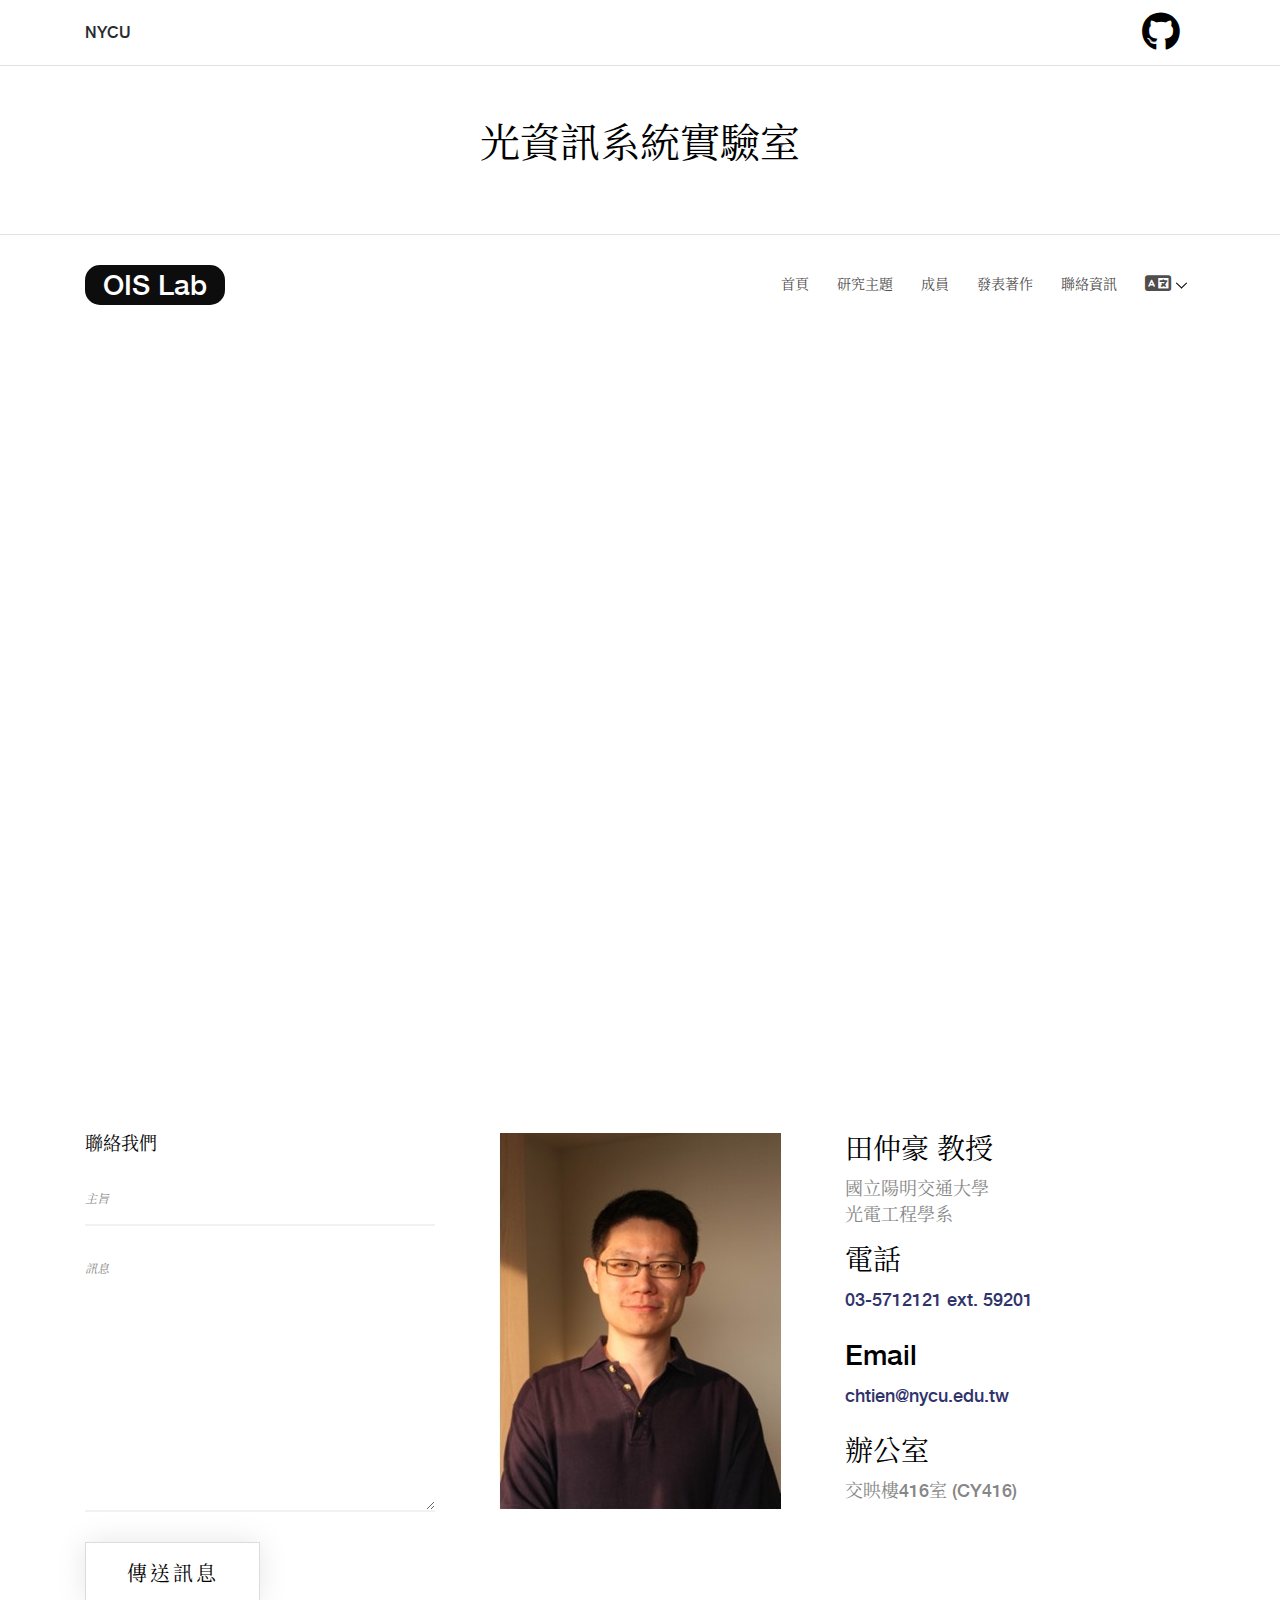
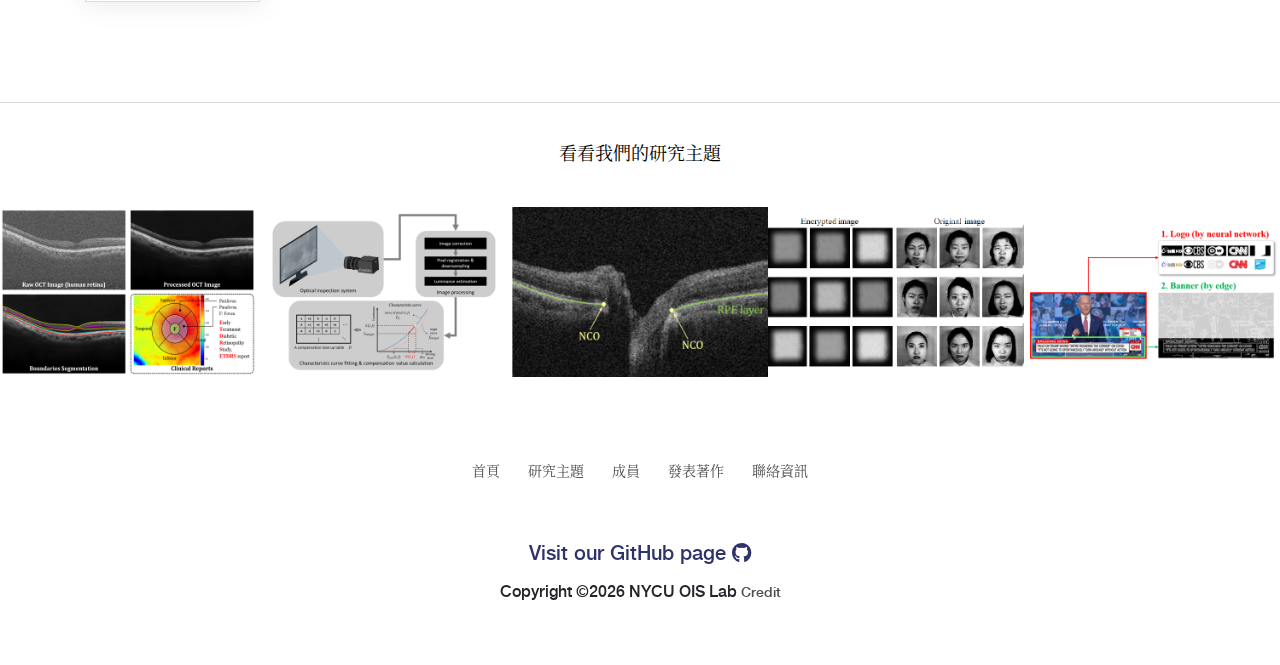
<file: contact_TW.html>
<!DOCTYPE html>
<html lang="zh-Hant-TW">

<head>
    <meta charset="UTF-8">
    <meta name="description" content="">
    <meta http-equiv="X-UA-Compatible" content="IE=edge">
    <meta name="viewport" content="width=device-width, initial-scale=1, shrink-to-fit=no">
    <!-- The above 4 meta tags *must* come first in the head; any other head content must come *after* these tags -->

    <!-- Facebook Opengraph -->
    <meta property="og:locale" content="zh_TW" />
    <meta property="og:type" content="website" />
    <meta property="og:title" content="國立陽明交通大學 光資訊系統實驗室" />
    <meta property="og:description" content="聯絡資訊"/>
    <meta property="og:image" content="https://bobby-0228.github.io/OIS-LAB-Website/assets/img/favicon/favicon.png" />
    <meta property="og:image:alt" content="OIS" />
    <meta property="og:image:type" content="image/png" />
    <meta property="og:image:width" content="1024" />
    <meta property="og:image:height" content="1024" />


    <!-- Title -->
    <title>聯絡資訊 | 光資訊系統實驗室</title>

    <!-- Favicon -->
    <link rel="icon" href="assets/img/favicon/favicon.ico">

    <!-- Style CSS -->
    <link rel="stylesheet" href="style.css">

    <!--fontawsome-->

    <link href="assets/fontawesome/css/all.css" rel="stylesheet">

</head>

<body>
    <!-- Preloader -->
    <div id="preloader">
        <div class="preload-content">
            <div id="original-load"></div>
        </div>
    </div>

    <!-- ##### Header Area Start ##### -->
    <header class="header-area">

        <!-- Top Header Area -->
        <div class="top-header">
            <div class="container h-100">
                <div class="row h-100 align-items-center">
                    <!-- Breaking News Area -->
                    <div class="col-12 col-sm-8">
                        <div class="breaking-news-area">
                            <div id="breakingNewsTicker" class="ticker">
                                <ul>
                                    <li>NYCU</li>
                                    <li>OIS Lab</li>
                                </ul>
                            </div>
                        </div>
                    </div>
                    <!-- Top Social Area -->
                    <div class="col-12 col-sm-4">
                        <div class="top-social-area"> 
                            <a href="https://github.com/ABCofGaGaSu" target="_blank" data-toggle="tooltip" data-placement="bottom" title="GitHub"><i class="fa-brands fa-github fa-3x fa-shake" style="--fa-animation-duration: 3s; --fa-animation-delay: 1s" aria-hidden="true"></i></a>
                        </div>
                    </div>
                </div>
            </div>
        </div>

        <!-- Logo Area -->
        <div class="logo-area text-center">
            <div class="container h-100">
                <div class="row h-100 align-items-center">
                    <div class="col-12">
                        <h1 class="title-text">光資訊系統實驗室</h1>
                        <!--<a href="index.html" ><img src="img/core-img/logo.png" alt=""></a>-->
                    </div>
                </div>
            </div>
        </div>

        <!-- Nav Area -->
        <div class="original-nav-area" id="stickyNav">
            <div class="classy-nav-container breakpoint-off">
                <div class="container">
                    <!-- Classy Menu -->
                    <nav class="classy-navbar justify-content-between">
                        
                        <div class="OISLAB">
                            <p class="text-center OISLAB-logo-text">OIS Lab</p>
                        </div>


                        <!-- Navbar Toggler -->
                        <div class="classy-navbar-toggler">
                            <span class="navbarToggler"><span></span><span></span><span></span></span>
                        </div>

                        <!-- Menu -->
                        <div class="classy-menu" id="originalNav">
                            <!-- close btn -->
                            <div class="classycloseIcon">
                                <div class="cross-wrap"><span class="top"></span><span class="bottom"></span></div>
                            </div>

                            <!-- Nav Start -->
                            <div class="classynav">
                                <ul>
                                    <li><a href="index_TW.html">首頁</a></li>
                                    <li><a href="research_TW.html">研究主題</a></li>
                                    <li><a href="people_TW.html">成員</a></li>
                                    <li><a href="publications_TW.html">發表著作</a></li>
                                    <li><a href="contact_TW.html">聯絡資訊</a></li>
                                    <li><a href="#"><i class="fa-solid fa-language fa-xl"></i></a>
                                        <ul class="dropdown">
                                            <li><a href="#"><img src="assets/icons/lang_tw.svg" width="30px" style="padding-right: 10px;"/>繁體中文</a></li>
                                            <li><a href="contact.html"><img src="assets/icons/lang_en.svg" width="30px" style="padding-right: 10px;"/>English</a></li>
                                            
                                        </ul>
                                </ul>

                                
                            </div>
                            <!-- Nav End -->
                        </div>
                    </nav>
                </div>
            </div>
        </div>
    </header>
    <!-- ##### Header Area End ##### -->

    <!-- ##### Google Map ##### -->
    <div class="map-area">
        <iframe id="map" src="https://www.google.com/maps/embed?pb=!1m18!1m12!1m3!1d3622.2510812397986!2d120.9938085153211!3d24.786854554307286!2m3!1f0!2f0!3f0!3m2!1i1024!2i768!4f13.1!3m3!1m2!1s0x3468360f776ee343%3A0xa750d956ac511f5d!2z5Lqk6YCa5aSn5a245Lqk5pig5qiT!5e0!3m2!1szh-TW!2stw!4v1657381102875!5m2!1szh-TW!2stw" width="800" height="600" style="border:0;" allowfullscreen="" loading="lazy" referrerpolicy="no-referrer-when-downgrade"></iframe>
    </div>


    <!-- ##### Contact Area Start ##### -->
    <section class="contact-area section-padding-100">
        <div class="container">
            <div class="row justify-content-center">
                <div class="col-12 col-md-10 col-lg-4 order-2 order-lg-1">
                    <div class="contact-form">
                        <h5>聯絡我們</h5>
                        <!-- Contact Form -->
                        <form method="GET" action="mailto:chtien@nycu.edu.tw" enctype="text/plain">
                            <div class="row" >
                                <!--<div class="col-12 col-md-6">
                                    <div class="group">
                                        <input type="text" name="name" id="name" required>
                                        <span class="highlight"></span>
                                        <span class="bar"></span>
                                        <label>Name</label>
                                    </div>
                                </div>
                                <div class="col-12 col-md-6">
                                    <div class="group">
                                        <input type="email" name="email" id="email" required>
                                        <span class="highlight"></span>
                                        <span class="bar"></span>
                                        <label>Email</label>
                                    </div>
                                </div>-->
                                <div class="col-12">
                                    <div class="group">
                                        <input type="text" name="subject" id="subject" required>
                                        <span class="highlight"></span>
                                        <span class="bar"></span>
                                        <label>主旨</label>
                                    </div>
                                </div>
                                <div class="col-12">
                                    <div class="group">
                                        <textarea name="body" id="message" rows="13" required></textarea>
                                        <span class="highlight"></span>
                                        <span class="bar"></span>
                                        <label>訊息</label>
                                    </div>
                                </div>
                                <div class="col-12" >
                                    <button type="submit" class="btn original-btn btnTW" >傳送訊息</button>
                                </div>
                            </div>
                        </form>
                    </div>
                </div>

                <div class="col-12 col-md-10 col-lg-8 order-1 order-lg-2">
                    <div class="row">
                            <div class="col-12 col-sm-6 text-center">
                                <img src="assets/img/people/TCH-full.jpg" />
                            </div>
                            <div class="col-12 col-sm-6 contact-info" >
                                <h3>田仲豪 教授</h3>
                                <p>國立陽明交通大學<br/>光電工程學系</p>
                                <h3>電話</h3>
                                <a href="tel:+886-3-5712121,59201"><p style="color:#30336b;">03-5712121 ext. 59201</p></a>
                                <h3 style="padding-top: 10px;">Email</h3>
                                <a href="mailto:chtien@nycu.edu.tw"><p style="color:#30336b;">chtien@nycu.edu.tw</p></a>
                                <h3  style="padding-top: 10px;">辦公室</h3>
                                <p>交映樓416室 (CY416)</p>                                
                            </div>
                    </div>
                </div>

            </div>
        </div>
    </section>
    <!-- ##### Contact Area End ##### -->

    <!-- ##### Instagram Feed Area Start ##### -->
    <div class="instagram-feed-area">
        <div class="container">
            <div class="row">
                <div class="col-12">
                    <div class="insta-title">
                        <h5>看看我們的研究主題</h5>
                    </div>
                </div>
            </div>
        </div>
        <!-- Research Slides-->
        <div class="instagram-slides owl-carousel">
            <!-- Single Insta Feed -->
            <div class="single-insta-feed">
                <img src="assets/img/research-img/dip4oct/dip4oct.png" alt="">
                <!-- Hover Effects -->
                <div class="hover-effects">
                    <a href="research.html#dip4oct" class="d-flex align-items-center justify-content-center"><i class="fa-solid fa-eye"></i></a>
                </div>
            </div>
            <!-- Single Insta Feed -->
            <div class="single-insta-feed">
                <img src="assets/img/research-img/pixelreg/pixelreg_1.png" alt="">
                <!-- Hover Effects -->
                <div class="hover-effects">
                    <a href="research.html#pixelreg" class="d-flex align-items-center justify-content-center"><i class="fa-solid fa-eye"></i></a>
                </div>
            </div>
            <!-- Single Insta Feed -->
            <div class="single-insta-feed">
                <img src="assets/img/research-img/CDR/CDR1.png" alt="">
                <!-- Hover Effects -->
                <div class="hover-effects">
                    <a href="research.html#CDR" class="d-flex align-items-center justify-content-center"><i class="fa-solid fa-eye"></i></a>
                </div>
            </div>
            <!-- Single Insta Feed -->
            <div class="single-insta-feed">
                <img src="assets/img/research-img/lenslessencrypt/lenslessencrypt_3.png" alt="">
                <!-- Hover Effects -->
                <div class="hover-effects">
                    <a href="research.html#lenslessencrypt" class="d-flex align-items-center justify-content-center"><i class="fa-solid fa-eye"></i></a>
                </div>
            </div>
            <!-- Single Insta Feed -->
            <div class="single-insta-feed">
                <img src="assets/img/research-img/logo/logo_1.png" alt="">
                <!-- Hover Effects -->
                <div class="hover-effects">
                    <a href="research.html#logo" class="d-flex align-items-center justify-content-center"><i class="fa-solid fa-eye"></i></a>
                </div>
            </div>
            <!-- Single Insta Feed -->
            <div class="single-insta-feed">
                <img src="assets/img/research-img/fabricDefect/fig1.jpg" alt="">
                <!-- Hover Effects -->
                <div class="hover-effects">
                    <a href="research.html#fabricDefect" class="d-flex align-items-center justify-content-center"><i class="fa-solid fa-eye"></i></a>
                </div>
            </div>
            <!-- Single Insta Feed -->
            <div class="single-insta-feed">
                <img src="assets/img/research-img/codedMask/fig2.jpg" alt="">
                <!-- Hover Effects -->
                <div class="hover-effects">
                    <a href="research.html#codedMask" class="d-flex align-items-center justify-content-center"><i class="fa-solid fa-eye"></i></a>
                </div>
            </div>
            <!-- Single Insta Feed -->
            <div class="single-insta-feed">
                <img src="assets/img/research-img/phaseRetrieve/fig2.jpg" alt="">
                <!-- Hover Effects -->
                <div class="hover-effects">
                    <a href="research.html#phaseRetrieve" class="d-flex align-items-center justify-content-center"><i class="fa-solid fa-eye"></i></a>
                </div>
            </div>
        </div>
    </div>
        <!-- ##### Instagram Feed Area End ##### -->

    <!-- ##### Footer Area Start ##### -->
    <footer class="footer-area text-center">
        <div class="container">
            <div class="row">
                <div class="col-12">

                    <!-- Footer Nav Area -->
                    <div class="classy-nav-container breakpoint-off">
                        <!-- Classy Menu -->
                        <nav class="classy-navbar justify-content-center">

                            <!-- Navbar Toggler -->
                            <div class="classy-navbar-toggler">
                                <span class="navbarToggler"><span></span><span></span><span></span></span>
                            </div>

                            <!-- Menu -->
                            <div class="classy-menu">

                                <!-- close btn -->
                                <div class="classycloseIcon">
                                    <div class="cross-wrap"><span class="top"></span><span class="bottom"></span></div>
                                </div>

                                <!-- Nav Start -->
                                <div class="classynav">
                                    <ul>
                                        <li><a href="index_TW.html">首頁</a></li>
                                        <li><a href="research_TW.html">研究主題</a></li>
                                        <li><a href="people_TW.html">成員</a></li>
                                        <li><a href="publications_TW.html">發表著作</a></li>
                                        <li><a href="contact_TW.html">聯絡資訊</a></li>
                                    </ul>
                                </div>
                                <!-- Nav End -->
                            </div>
                        </nav>
                    </div>

                    <!-- Footer Social Area -->
                    <div class="footer-social-area mt-30">
                        <a href="https://github.com/ABCofGaGaSu" target="_blank" data-toggle="tooltip" data-placement="top" title="GitHub"><h5 style="color: #30336b">Visit our GitHub page <i class="fa-brands fa-github"></i></h5></a>
                    </div>
                </div>
            </div>
        </div>

   <!-- Link back to Colorlib can't be removed. Template is licensed under CC BY 3.0. -->
   Copyright &copy;<script>document.write(new Date().getFullYear());</script> NYCU OIS Lab <a href="https://colorlib.com" target="_blank">Credit</a>
   <!-- Link back to Colorlib can't be removed. Template is licensed under CC BY 3.0. -->

    </footer>


    <!-- ##### Footer Area End ##### -->

    <!-- jQuery (Necessary for All JavaScript Plugins) -->
    <script src="assets/js/jquery/jquery-2.2.4.min.js"></script>
    <!-- Popper js -->
    <script src="assets/js/popper.min.js"></script>
    <!-- Bootstrap js -->
    <script src="assets/js/bootstrap.min.js"></script>
    <!-- Plugins js -->
    <script src="assets/js/plugins.js"></script>
    <!-- Active js -->
    <script src="assets/js/active.js"></script>


</body>

</html>
</file>
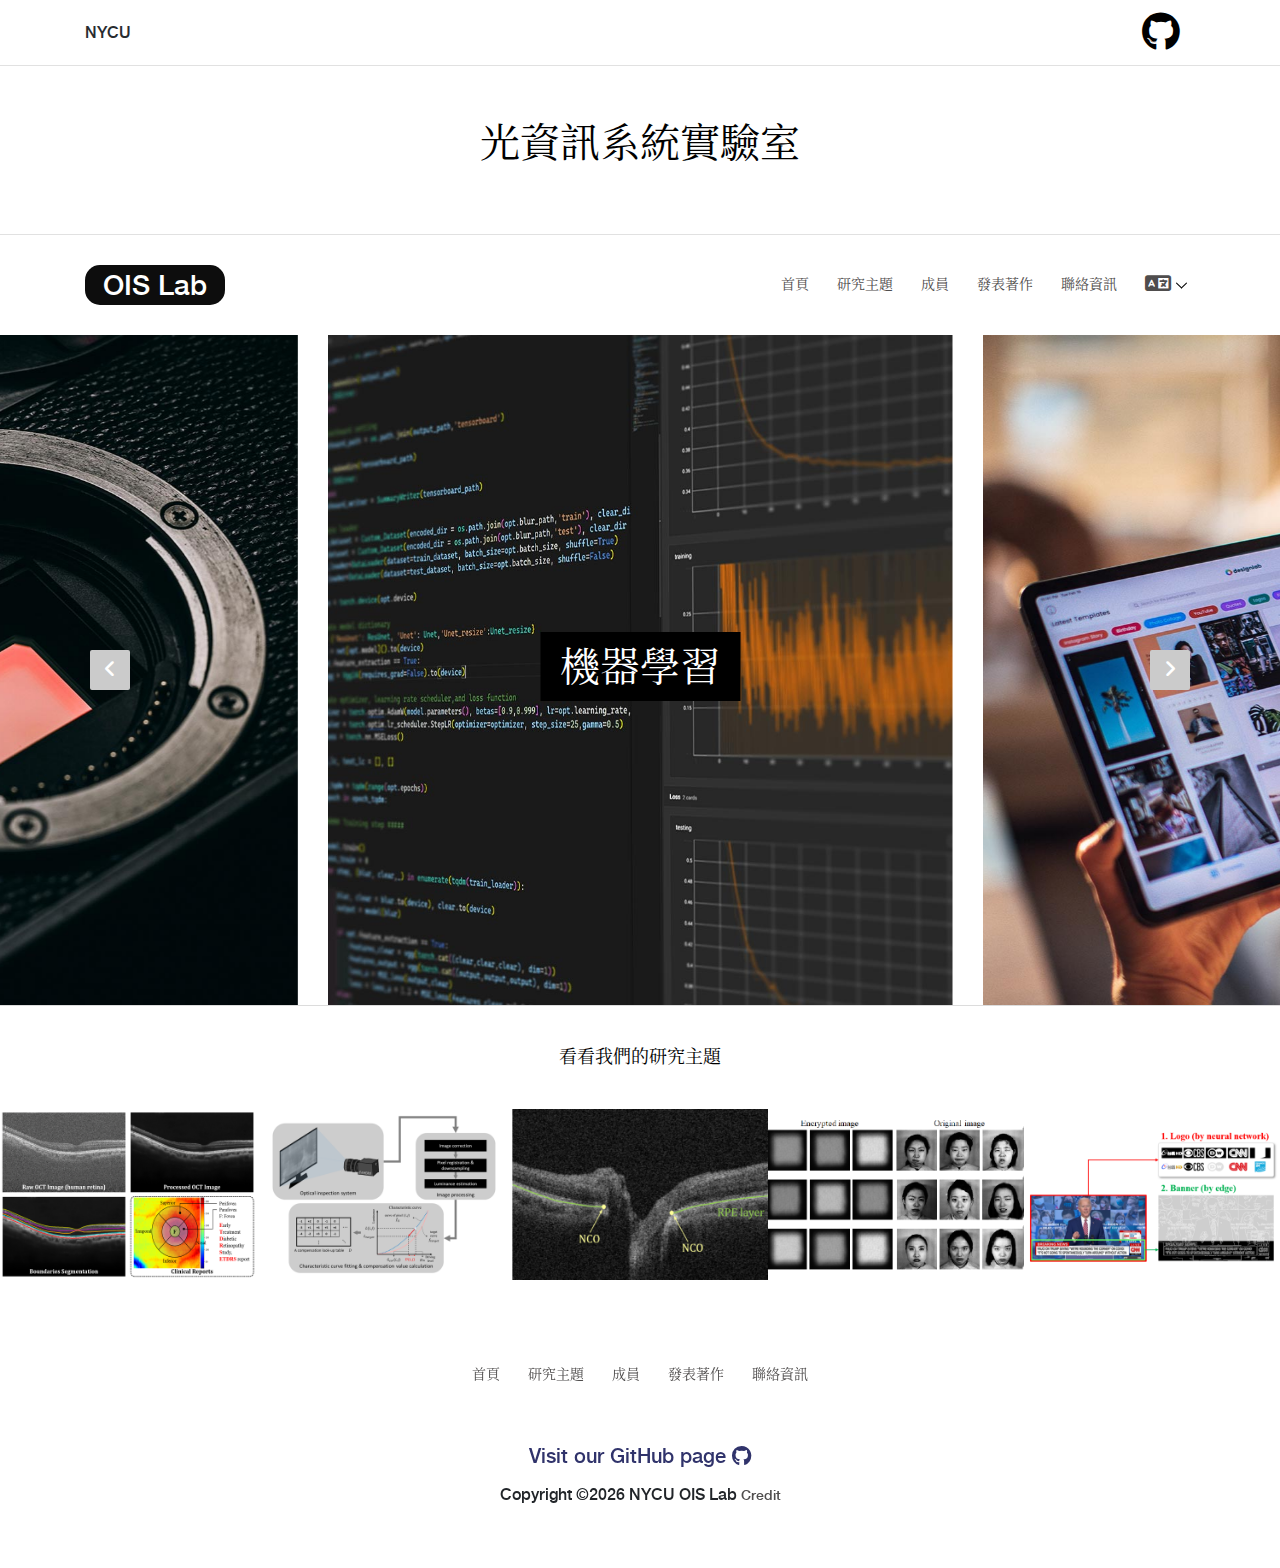
<file: index_TW.html>
<!DOCTYPE html>
<html lang="zh-Hant-TW">

<head>
    <meta charset="UTF-8">
    <meta name="description" content="">
    <meta http-equiv="X-UA-Compatible" content="IE=edge">
    <meta name="viewport" content="width=device-width, initial-scale=1, shrink-to-fit=no">
    <!-- The above 4 meta tags *must* come first in the head; any other head content must come *after* these tags -->

    <!-- Facebook Opengraph -->
    <meta property="og:locale" content="zh_TW" />
    <meta property="og:type" content="website" />
    <meta property="og:title" content="NYCU OIS LAB" />
    <meta property="og:description" content="國立陽明交通大學 - 光資訊系統實驗室"/>
    <meta property="og:image" content="https://bobby-0228.github.io/OIS-LAB-Website/assets/img/favicon/favicon.png" />
    <meta property="og:image:alt" content="OIS" />
    <meta property="og:image:type" content="image/png" />
    <meta property="og:image:width" content="1024" />
    <meta property="og:image:height" content="1024" />


    <!-- Title -->
    <title>光資訊系統實驗室</title>

    <!-- Favicon -->
    <link rel="icon" href="assets/img/favicon/favicon.ico">

    <!-- Style CSS -->
    <link rel="stylesheet" href="style.css">
 
    <!--fontawsome-->

    <link href="assets/fontawesome/css/all.css" rel="stylesheet">
 <!--   <link href="css/solid.css" rel="stylesheet">
    <link href="css/fontawesome.css" rel="stylesheet">-->

</head>

<body>
    <!-- Preloader -->
    <div id="preloader">
        <div class="preload-content">
            <div id="original-load"></div>
        </div>
    </div>

    <!-- Subscribe Modal -->
    <div class="subscribe-newsletter-area">
        <div class="modal fade" id="subsModal" tabindex="-1" role="dialog" aria-labelledby="subsModal" aria-hidden="true">
            <div class="modal-dialog modal-dialog-centered" role="document">
                <div class="modal-content">
                    <button type="button" class="close" data-dismiss="modal" aria-label="Close"><span aria-hidden="true">&times;</span></button>
                    <div class="modal-body">
                        <h5 class="title">Subscribe to my newsletter</h5>
                        <form action="#" class="newsletterForm" method="post">
                            <input type="email" name="email" id="subscribesForm2" placeholder="Your e-mail here">
                            <button type="submit" class="btn original-btn">Subscribe</button>
                        </form>
                    </div>
                </div>
            </div>
        </div>
    </div>

    <!-- ##### Header Area Start ##### -->
    <header class="header-area">

        <!-- Top Header Area -->
        <div class="top-header">
            <div class="container h-100">
                <div class="row h-100 align-items-center">
                    <!-- Breaking News Area -->
                    <div class="col-12 col-sm-8">
                        <div class="breaking-news-area">
                            <div id="breakingNewsTicker" class="ticker">
                                <ul>
                                    <li>NYCU</li>
                                    <li>OIS Lab</li>
                                </ul>
                            </div>
                        </div>
                    </div>
                    <!-- Top Social Area -->
                    <div class="col-12 col-sm-4">
                        <div class="top-social-area">
                            <a href="https://github.com/ABCofGaGaSu" target="_blank" data-toggle="tooltip" data-placement="bottom" title="GitHub"><i class="social-media fa-brands fa-github fa-3x fa-shake" style="--fa-animation-duration: 3s; --fa-animation-delay: 1s;" aria-hidden="true"></i></a>
                        </div>
                    </div>
                </div>
            </div>
        </div>

        <!-- Logo Area -->
        <div class="logo-area text-center">
            <div class="container h-100">
                <div class="row h-100 align-items-center">
                    <div class="col-12">
                        <h1 class="title-text">光資訊系統實驗室</h1>
                        <!--<a href="index.html" ><img src="img/core-img/logo.png" alt=""></a>-->
                    </div>
                </div>
            </div>
        </div>

        <!-- Nav Area -->
        <div class="original-nav-area" id="stickyNav">
            <div class="classy-nav-container breakpoint-off">
                <div class="container">
                    <!-- Classy Menu -->
                    <nav class="classy-navbar justify-content-between">

                        <div class="OISLAB">
                            <p class=" text-center OISLAB-logo-text">OIS Lab</p>
                        </div>



                        <!-- Navbar Toggler -->
                        <div class="classy-navbar-toggler">
                            <span class="navbarToggler"><span></span><span></span><span></span></span>
                        </div>

                        <!-- Menu -->
                        <div class="classy-menu" id="originalNav">
                            <!-- close btn -->
                            <div class="classycloseIcon">
                                <div class="cross-wrap"><span class="top"></span><span class="bottom"></span></div>
                            </div>

                            <!-- Nav Start -->
                            <div class="classynav">
                                <ul>
                                    <li><a href="index_TW.html">首頁</a></li>
                                    <li><a href="research_TW.html">研究主題</a></li>
                                    <li><a href="people_TW.html">成員</a></li>
                                    <li><a href="publications_TW.html">發表著作</a></li>
                                    <li><a href="contact_TW.html">聯絡資訊</a></li>
                                    <li><a href="#"><i class="fa-solid fa-language fa-xl"></i></a>
                                        <ul class="dropdown">
                                            <li><a href="#"><img src="assets/icons/lang_tw.svg" width="30px" style="padding-right: 10px;"/>繁體中文</a></li>
                                            <li><a href="index.html"><img src="assets/icons/lang_en.svg" width="30px" style="padding-right: 10px;"/>English</a></li>
                                            
                                        </ul>
                                    </li>
                                </ul>

                                
                            </div>
                            <!-- Nav End -->
                        </div>
                    </nav>
                </div>
            </div>
        </div>
    </header>
    <!-- ##### Header Area End ##### -->

    <!-- ##### Hero Area Start ##### -->
    <div class="hero-area">
        <!-- Hero Slides Area -->
        <div class="hero-slides owl-carousel">
            <!-- Single Slide -->
            <div class="single-hero-slide bg-img" style="background-image: url(assets/img/index-img/ml.jpg);">
                <div class="container h-100">
                    <div class="row h-100 align-items-center">
                        <div class="col-12">
                            <div class="slide-content text-center" >
                                <h2 data-animation="fadeInUp" ><a href="research_TW.html">機器學習</a></h2>
                            </div>
                        </div>
                    </div>
                </div>
            </div>
            <!-- Single Slide -->
            <div class="single-hero-slide bg-img" style="background-image: url(assets/img/index-img/display.jpg);">
                <div class="container h-100">
                    <div class="row h-100 align-items-center">
                        <div class="col-12">
                            <div class="slide-content text-center">
                                <h2 data-animation="fadeInUp" ><a href="research_TW.html">顯示技術</a></h2>
                            </div>
                        </div>
                    </div>
                </div>
            </div>
            <!-- Single Slide -->
            <div class="single-hero-slide bg-img" style="background-image: url(assets/img/index-img/biomed.jpg);">
                <div class="container h-100">
                    <div class="row h-100 align-items-center">
                        <div class="col-12">
                            <div class="slide-content text-center">
                                <h2 data-animation="fadeInUp" ><a href="research_TW.html">生醫影像</a></h2>
                            </div>
                        </div>
                    </div>
                </div>
            </div>
            <!-- Single Slide -->
            <div class="single-hero-slide bg-img" style="background-image: url(assets/img/index-img/lensless.jpg);">
                <div class="container h-100">
                    <div class="row h-100 align-items-center">
                        <div class="col-12">
                            <div class="slide-content text-center">
                                <h2 data-animation="fadeInUp"><a href="research_TW.html">無透鏡成像</a></h2>
                            </div>
                        </div>
                    </div>
                </div>
            </div>
        </div>
    </div>
    <!-- ##### Hero Area End ##### -->


<!--do not display content at the moment

    <div class="blog-wrapper section-padding-100 clearfix">
        <div class="container">
            <div class="row align-items-end">

                <div class="col-12 col-lg-4">
                    <div class="single-blog-area clearfix mb-100">
                        <div class="single-blog-content">
                            <div class="line"></div>
                            <a href="#" class="post-tag">Lifestyle</a>
                            <h4><a href="#" class="post-headline">Curabitur venenatis efficitur lorem</a></h4>
                            <p>Curabitur venenatis efficitur lorem sed tempor. Integer aliquet tempor cursus. Nullam vestibulum convallis risus vel condimentum. Nullam auctor lorem in libero luctus, vel volutpat quam tincidunt. Morbi sodales, dolor id ultricies dictum</p>
                            <a href="#" class="btn original-btn">Read More</a>
                        </div>
                    </div>
                </div>


                <div class="col-12 col-md-6 col-lg-4">
                    <div class="single-catagory-area clearfix mb-100">
                        <img src="assets/img/dummy/1000x1178.png" alt="">


                        <div class="catagory-title">
                            <a href="#">Curabitur venenatis</a>
                        </div>
                    </div>
                </div>


                <div class="col-12 col-md-6 col-lg-4">
                    <div class="single-catagory-area clearfix mb-100">
                        <img src="assets/img/dummy/1000x1178.png" alt="">


                        <div class="catagory-title">
                            <a href="#">efficitur lorem</a>
                        </div>
                    </div>
                </div>
            </div>
        </div>

        <div class="container">
            <div class="row">
                <div class="col-12 col-lg-9">



                    <div class="single-blog-area blog-style-2 mb-50 wow fadeInUp" data-wow-delay="0.2s" data-wow-duration="1000ms">
                        <div class="row align-items-center">
                            <div class="col-12 col-md-6">
                                <div class="single-blog-thumbnail">
                                    <img src="assets/img/dummy/1000x702.png" alt="">
                                    <div class="post-date">
                                        <a href="#">12 <span>march</span></a>
                                    </div>
                                </div>
                            </div>
                            <div class="col-12 col-md-6">


                                <div class="single-blog-content">
                                    <div class="line"></div>
                                    <a href="#" class="post-tag">Lorem</a>
                                    <h4><a href="#" class="post-headline">Integer aliquet tempor cursus</a></h4>
                                    <p>Curabitur venenatis efficitur lorem sed tempor. Integer aliquet tempor cursus. Nullam vestibulum convallis risus vel condimentum. Nullam auctor lorem in libero luctus, vel volutpat quam tincidunt.</p>
                                    <div class="post-meta">
                                        <p>By <a href="#">convallis risu</a></p>
                                        <p>3 comments</p>
                                    </div>
                                </div>
                            </div>
                        </div>
                    </div>


                    <div class="single-blog-area blog-style-2 mb-50 wow fadeInUp" data-wow-delay="0.3s" data-wow-duration="1000ms">
                        <div class="row align-items-center">
                            <div class="col-12 col-md-6">
                                <div class="single-blog-thumbnail">
                                    <img src="assets/img/dummy/1000x702.png" alt="">
                                    <div class="post-date">
                                        <a href="#">12 <span>march</span></a>
                                    </div>
                                </div>
                            </div>
                            <div class="col-12 col-md-6">


                                <div class="single-blog-content">
                                    <div class="line"></div>
                                    <a href="#" class="post-tag">Lorem</a>
                                    <h4><a href="#" class="post-headline">We love colors in 2018</a></h4>
                                    <p>Curabitur venenatis efficitur lorem sed tempor. Integer aliquet tempor cursus. Nullam vestibulum convallis risus vel condimentum. Nullam auctor lorem in libero luctus, vel volutpat quam tincidunt.</p>
                                    <div class="post-meta">
                                        <p>By <a href="#"> convallis risu</a></p>
                                        <p>3 comments</p>
                                    </div>
                                </div>
                            </div>
                        </div>
                    </div>

                    

                    <div class="single-blog-area blog-style-2 mb-50 wow fadeInUp" data-wow-delay="0.4s" data-wow-duration="1000ms">
                        <div class="row">
                            <div class="col-12">
                                <div class="single-blog-thumbnail">
                                    <img src="assets/img/dummy/1000x702.png" alt="">
                                    <div class="post-date">
                                        <a href="#">10 <span>march</span></a>
                                    </div>
                                </div>
                            </div>
                            <div class="col-12">

                                

                                <div class="single-blog-content mt-50">
                                    <div class="line"></div>
                                    <a href="#" class="post-tag">efficitur</a>
                                    <h4><a href="#" class="post-headline">10 Nullam auctor lorem in libero</a></h4>
                                    <p>Curabitur venenatis efficitur lorem sed tempor. Integer aliquet tempor cursus. Nullam vestibulum convallis risus vel condimentum. Nullam auctor lorem in libero luctus, vel volutpat quam tincidunt.</p>
                                    <div class="post-meta">
                                        <p>By <a href="#">james smith</a></p>
                                        <p>3 comments</p>
                                    </div>
                                </div>
                            </div>
                        </div>
                    </div>


                    
                    <div class="single-blog-area blog-style-2 mb-50 wow fadeInUp" data-wow-delay="0.5s" data-wow-duration="1000ms">
                        <div class="row align-items-center">
                            <div class="col-12 col-md-6">
                                <div class="single-blog-thumbnail">
                                    <img src="assets/img/dummy/1000x702.png" alt="">
                                    <div class="post-date">
                                        <a href="#">12 <span>march</span></a>
                                    </div>
                                </div>
                            </div>
                            <div class="col-12 col-md-6">

                                

                                <div class="single-blog-content">
                                    <div class="line"></div>
                                    <a href="#" class="post-tag">efficitur</a>
                                    <h4><a href="#" class="post-headline">aliquet tempor cursus</a></h4>
                                    <p>Curabitur venenatis efficitur lorem sed tempor. Integer aliquet tempor cursus. Nullam vestibulum convallis risus vel condimentum. Nullam auctor lorem in libero luctus, vel volutpat quam tincidunt.</p>
                                    <div class="post-meta">
                                        <p>By <a href="#">efficitur lorem</a></p>
                                        <p>3 comments</p>
                                    </div>
                                </div>
                            </div>
                        </div>
                    </div>

                    

                    <div class="single-blog-area blog-style-2 mb-50 wow fadeInUp" data-wow-delay="0.6s" data-wow-duration="1000ms">
                        <div class="row align-items-center">
                            <div class="col-12 col-md-6">
                                <div class="single-blog-thumbnail">
                                    <img src="assets/img/dummy/1000x702.png" alt="">
                                    <div class="post-date">
                                        <a href="#">12 <span>march</span></a>
                                    </div>
                                </div>
                            </div>
                            <div class="col-12 col-md-6">

                                

                                <div class="single-blog-content">
                                    <div class="line"></div>
                                    <a href="#" class="post-tag">Lifestyle</a>
                                    <h4><a href="#" class="post-headline">Curabitur venenatis efficitur</a></h4>
                                    <p>Curabitur venenatis efficitur lorem sed tempor. Integer aliquet tempor cursus. Nullam vestibulum convallis risus vel condimentum. Nullam auctor lorem in libero luctus, vel volutpat quam tincidunt.</p>
                                    <div class="post-meta">
                                        <p>By <a href="#">efficitur lorem</a></p>
                                        <p>3 comments</p>
                                    </div>
                                </div>
                            </div>
                        </div>
                    </div>

                    

                    <div class="load-more-btn mt-100 wow fadeInUp" data-wow-delay="0.7s" data-wow-duration="1000ms">
                        <a href="#" class="btn original-btn">Read More</a>
                    </div>
                </div>






                <div class="col-12 col-md-4 col-lg-3">
                    <div class="post-sidebar-area">








                        <div class="sidebar-widget-area">
                            <form action="#" class="search-form">
                                <input type="search" name="search" id="searchForm" placeholder="Search">
                                <input type="submit" value="submit">
                            </form>
                        </div>


                        
                        <div class="sidebar-widget-area">
                            <h5 class="title subscribe-title">Subscribe to my newsletter</h5>
                            <div class="widget-content">
                                <form action="#" class="newsletterForm">
                                    <input type="email" name="email" id="subscribesForm" placeholder="Your e-mail here">
                                    <button type="submit" class="btn original-btn">Subscribe</button>
                                </form>
                            </div>
                        </div>


                        <div class="sidebar-widget-area">
                            <h5 class="title"> Gradient Descent </h5>
                            <a href="#"><img src="assets/img/dummy/dummyGIF.gif" alt=""></a>
                        </div>



                        <div class="sidebar-widget-area">
                            <h5 class="title">Latest Posts</h5>

                            <div class="widget-content">



                                <div class="single-blog-post d-flex align-items-center widget-post">

                                    <div class="post-thumbnail">
                                        <img src="assets/img/dummy/1000x702.png" alt="">
                                    </div>

                                    <div class="post-content">
                                        <a href="#" class="post-tag"> efficitur lorem </a>
                                        <h4><a href="#" class="post-headline">Nullam vestibulum convallis risus</a></h4>
                                        <div class="post-meta">
                                            <p><a href="#">12 March</a></p>
                                        </div>
                                    </div>
                                </div>


                                <div class="single-blog-post d-flex align-items-center widget-post">

                                    <div class="post-thumbnail">
                                        <img src="assets/img/dummy/1000x702.png" alt="">
                                    </div>

                                    <div class="post-content">
                                        <a href="#" class="post-tag"> efficitur lorem </a>
                                        <h4><a href="#" class="post-headline">Nullam vestibulum convallis risus</a></h4>
                                        <div class="post-meta">
                                            <p><a href="#">12 March</a></p>
                                        </div>
                                    </div>
                                </div>


                                <div class="single-blog-post d-flex align-items-center widget-post">


                                    <div class="post-thumbnail">
                                        <img src="assets/img/dummy/1000x702.png" alt="">
                                    </div>


                                    <div class="post-content">
                                        <a href="#" class="post-tag"> efficitur lorem </a>
                                        <h4><a href="#" class="post-headline">Nullam vestibulum convallis risus</a></h4>
                                        <div class="post-meta">
                                            <p><a href="#">12 March</a></p>
                                        </div>
                                    </div>
                                </div>


                                <div class="single-blog-post d-flex align-items-center widget-post">

                                    <div class="post-thumbnail">
                                        <img src="assets/img/dummy/1000x702.png" alt="">
                                    </div>

                                    <div class="post-content">
                                        <a href="#" class="post-tag">efficitur lorem </a>
                                        <h4><a href="#" class="post-headline">Nullam vestibulum convallis risus</a></h4>
                                        <div class="post-meta">
                                            <p><a href="#">12 March</a></p>
                                        </div>
                                    </div>
                                </div>
                            </div>
                        </div>


                        <div class="sidebar-widget-area">
                            <h5 class="title">Tags</h5>
                            <div class="widget-content">
                                <ul class="tags">
                                    <li><a href="#">design</a></li>
                                    <li><a href="#">fashion</a></li>
                                    <li><a href="#">travel</a></li>
                                    <li><a href="#">music</a></li>
                                    <li><a href="#">party</a></li>
                                    <li><a href="#">video</a></li>
                                    <li><a href="#">photography</a></li>
                                    <li><a href="#">adventure</a></li>
                                </ul>
                            </div>
                        </div>
                    </div>
                </div>
            </div>
        </div>
    </div>
-->

    <!-- ##### Instagram Feed Area Start ##### -->
    <div class="instagram-feed-area">
        <div class="container">
            <div class="row">
                <div class="col-12">
                    <div class="insta-title">
                        <h5>看看我們的研究主題</h5>
                    </div>
                </div>
            </div>
        </div>
        <!-- Research Slides-->
        <div class="instagram-slides owl-carousel">
            <!-- Single Insta Feed -->
            <div class="single-insta-feed">
                <img src="assets/img/research-img/dip4oct/dip4oct.png" alt="">
                <!-- Hover Effects -->
                <div class="hover-effects">
                    <a href="research_TW.html#dip4oct" class="d-flex align-items-center justify-content-center"><i class="fa-solid fa-eye"></i></a>
                </div>
            </div>
            <!-- Single Insta Feed -->
            <div class="single-insta-feed">
                <img src="assets/img/research-img/pixelreg/pixelreg_1.png" alt="">
                <!-- Hover Effects -->
                <div class="hover-effects">
                    <a href="research_TW.html#pixelreg" class="d-flex align-items-center justify-content-center"><i class="fa-solid fa-eye"></i></a>
                </div>
            </div>
            <!-- Single Insta Feed -->
            <div class="single-insta-feed">
                <img src="assets/img/research-img/CDR/CDR1.png" alt="">
                <!-- Hover Effects -->
                <div class="hover-effects">
                    <a href="research_TW.html#CDR" class="d-flex align-items-center justify-content-center"><i class="fa-solid fa-eye"></i></a>
                </div>
            </div>
            <!-- Single Insta Feed -->
            <div class="single-insta-feed">
                <img src="assets/img/research-img/lenslessencrypt/lenslessencrypt_3.png" alt="">
                <!-- Hover Effects -->
                <div class="hover-effects">
                    <a href="research_TW.html#lenslessencrypt" class="d-flex align-items-center justify-content-center"><i class="fa-solid fa-eye"></i></a>
                </div>
            </div>
            <!-- Single Insta Feed -->
            <div class="single-insta-feed">
                <img src="assets/img/research-img/logo/logo_1.png" alt="">
                <!-- Hover Effects -->
                <div class="hover-effects">
                    <a href="research_TW.html#logo" class="d-flex align-items-center justify-content-center"><i class="fa-solid fa-eye"></i></a>
                </div>
            </div>
            <!-- Single Insta Feed -->
            <div class="single-insta-feed">
                <img src="assets/img/research-img/fabricDefect/fig1.jpg" alt="">
                <!-- Hover Effects -->
                <div class="hover-effects">
                    <a href="research_TW.html#fabricDefect" class="d-flex align-items-center justify-content-center"><i class="fa-solid fa-eye"></i></a>
                </div>
            </div>
            <!-- Single Insta Feed -->
            <div class="single-insta-feed">
                <img src="assets/img/research-img/codedMask/fig2.jpg" alt="">
                <!-- Hover Effects -->
                <div class="hover-effects">
                    <a href="research_TW.html#codedMask" class="d-flex align-items-center justify-content-center"><i class="fa-solid fa-eye"></i></a>
                </div>
            </div>
            <!-- Single Insta Feed -->
            <div class="single-insta-feed">
                <img src="assets/img/research-img/phaseRetrieve/fig2.jpg" alt="">
                <!-- Hover Effects -->
                <div class="hover-effects">
                    <a href="research_TW.html#phaseRetrieve" class="d-flex align-items-center justify-content-center"><i class="fa-solid fa-eye"></i></a>
                </div>
            </div>
        </div>
</div>
    <!-- ##### Instagram Feed Area End ##### -->

    <!-- ##### Footer Area Start ##### -->
    <footer class="footer-area text-center">
        <div class="container">
            <div class="row">
                <div class="col-12">
                   
                    <!-- Footer Nav Area -->
                    <div class="classy-nav-container breakpoint-off">
                        <!-- Classy Menu -->
                        <nav class="classy-navbar justify-content-center">

                            <!-- Navbar Toggler -->
                            <div class="classy-navbar-toggler">
                                <span class="navbarToggler"><span></span><span></span><span></span></span>
                            </div>

                            <!-- Menu -->
                            <div class="classy-menu">

                                <!-- close btn -->
                                <div class="classycloseIcon">
                                    <div class="cross-wrap"><span class="top"></span><span class="bottom"></span></div>
                                </div>

                                <!-- Nav Start -->
                                <div class="classynav">
                                    <ul>
                                        <li><a href="index_TW.html">首頁</a></li>
                                        <li><a href="research_TW.html">研究主題</a></li>
                                        <li><a href="people_TW.html">成員</a></li>
                                        <li><a href="publications_TW.html">發表著作</a></li>
                                        <li><a href="contact_TW.html">聯絡資訊</a></li>
                                    </ul>
                                </div>
                                <!-- Nav End -->
                            </div>
                        </nav>
                    </div>
                    
                    <!-- Footer Social Area -->
                    <div class="footer-social-area mt-30">
                        <a href="https://github.com/ABCofGaGaSu" target="_blank" data-toggle="tooltip" data-placement="top" title="GitHub"><h5 style="color: #30336b">Visit our GitHub page <i class="fa-brands fa-github"></i></h5></a>
                    </div>
                </div>
            </div>
        </div>

   <!-- Link back to Colorlib can't be removed. Template is licensed under CC BY 3.0. -->
Copyright &copy;<script>document.write(new Date().getFullYear());</script> NYCU OIS Lab <a href="https://colorlib.com" target="_blank">Credit</a>
<!-- Link back to Colorlib can't be removed. Template is licensed under CC BY 3.0. -->

    </footer>
    <!-- ##### Footer Area End ##### -->

    <!-- jQuery (Necessary for All JavaScript Plugins) -->
    <script src="assets/js/jquery/jquery-2.2.4.min.js"></script>
    <!-- Popper js -->
    <script src="assets/js/popper.min.js"></script>
    <!-- Bootstrap js -->
    <script src="assets/js/bootstrap.min.js"></script>
    <!-- Plugins js -->
    <script src="assets/js/plugins.js"></script>
    <!-- Active js -->
    <script src="assets/js/active.js"></script>

</body>

</html>
</file>
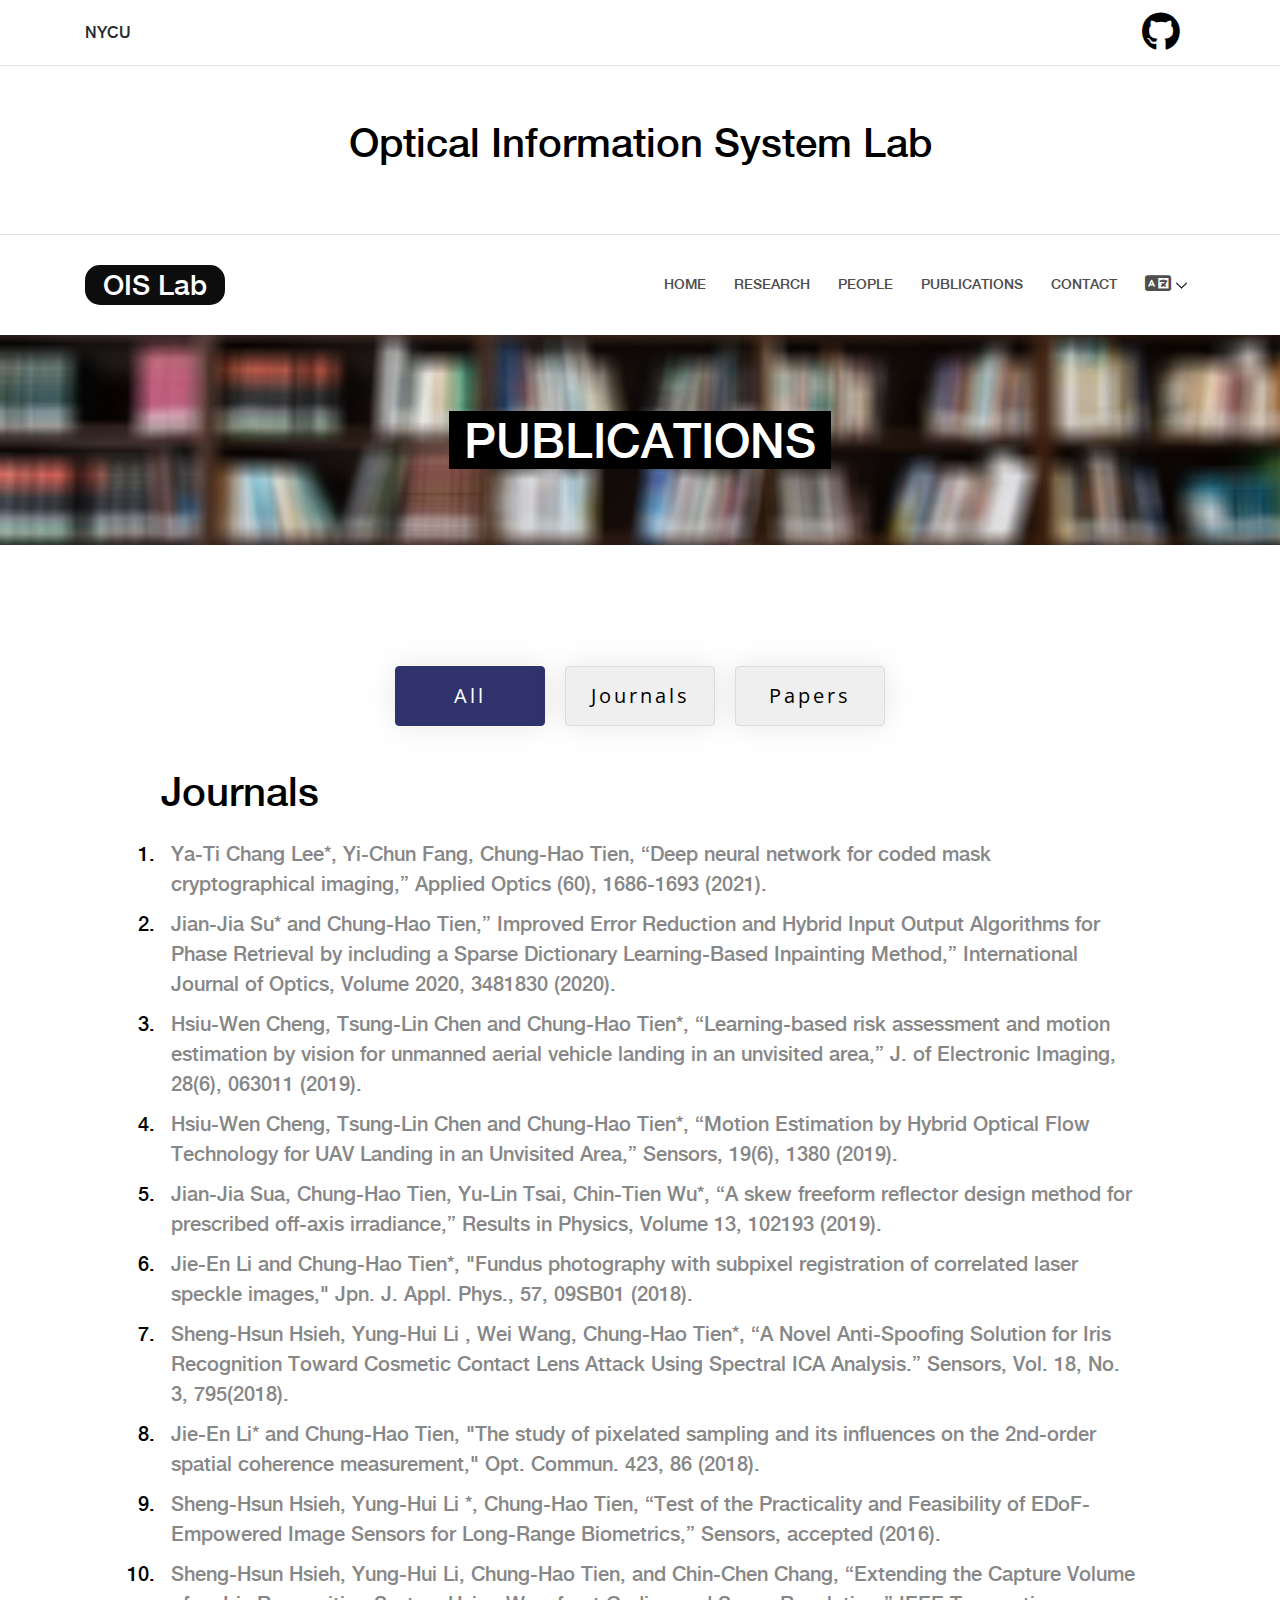
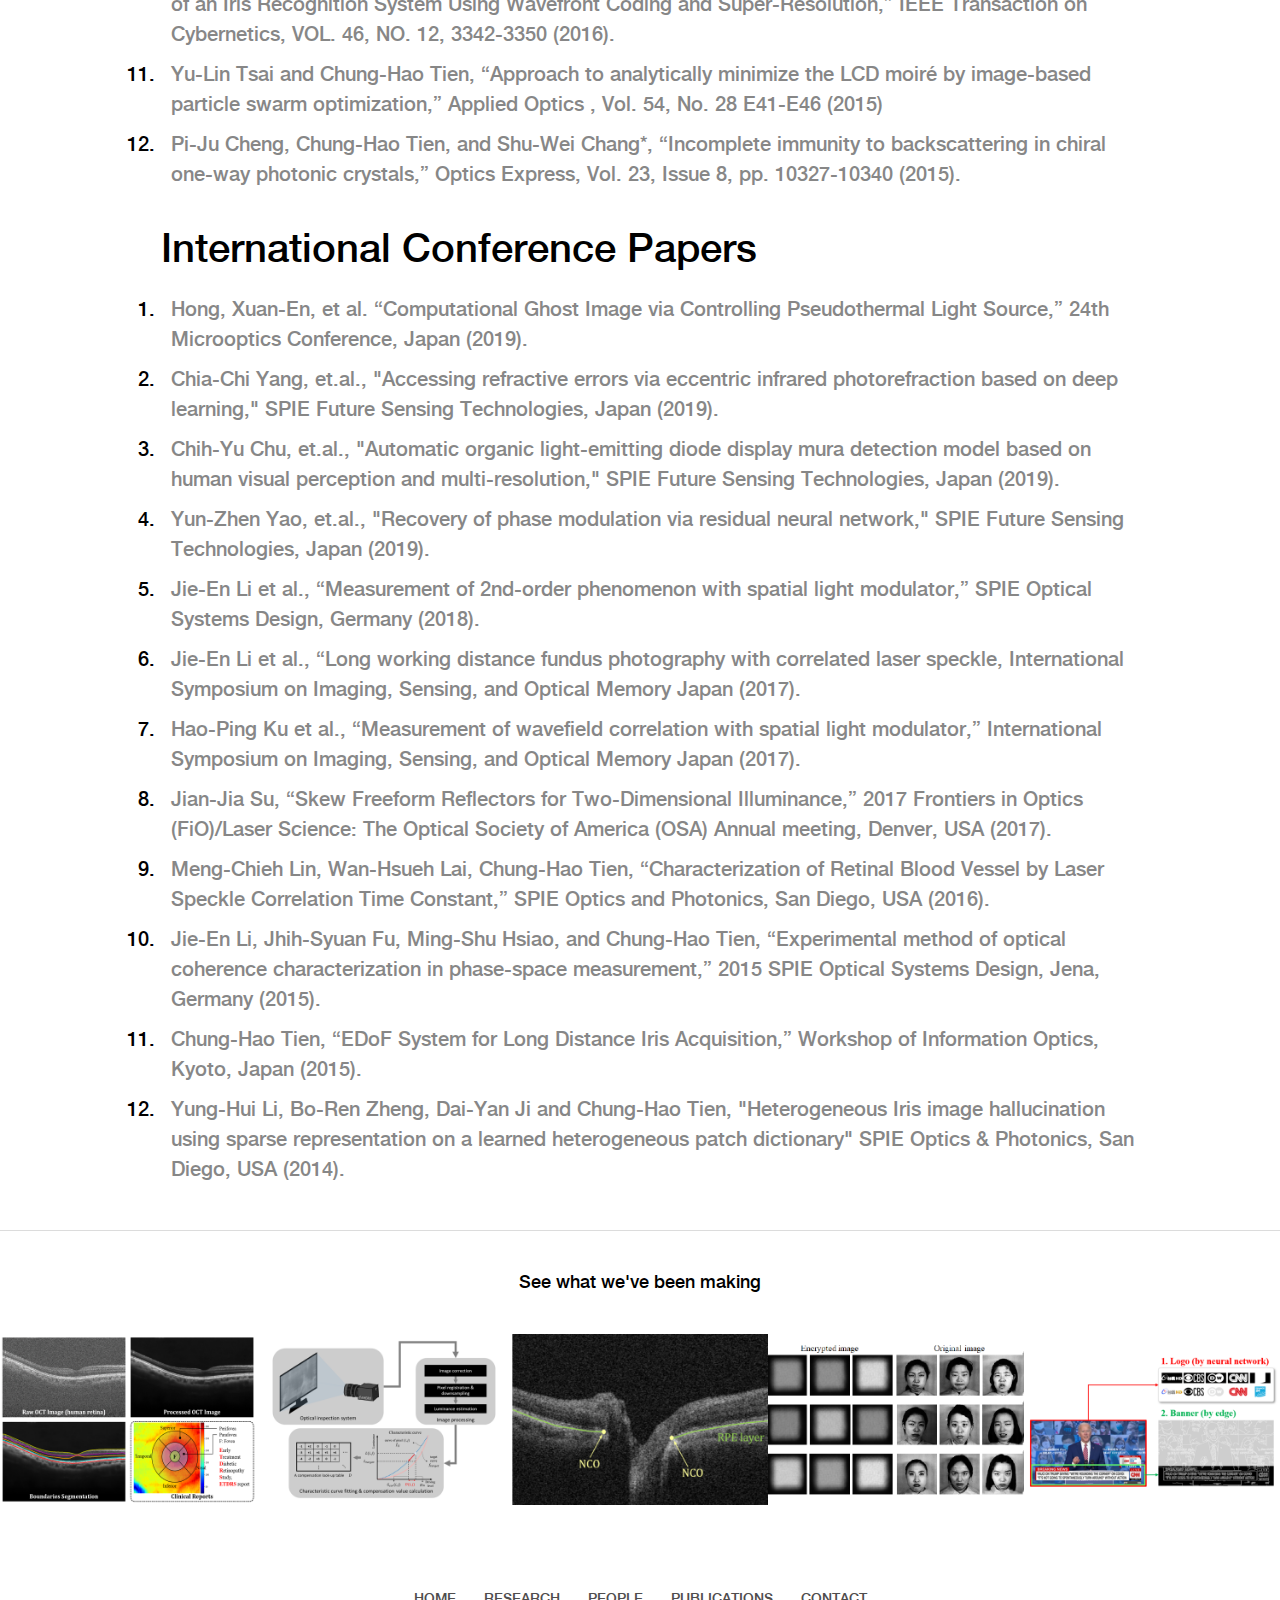
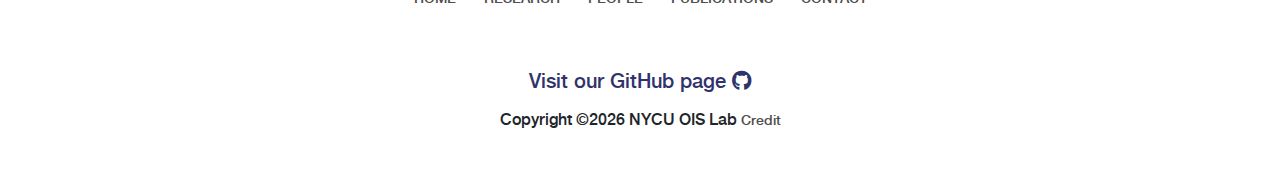
<file: publications.html>
<!DOCTYPE html>
<html lang="en">

<head>
    <meta charset="UTF-8">
    <meta name="description" content="">
    <meta http-equiv="X-UA-Compatible" content="IE=edge">
    <meta name="viewport" content="width=device-width, initial-scale=1, shrink-to-fit=no">
    <!-- The above 4 meta tags *must* come first in the head; any other head content must come *after* these tags -->

    <!-- Facebook Opengraph -->
    <meta property="og:locale" content="en_US" />
    <meta property="og:type" content="website" />
    <meta property="og:title" content="NYCU OIS LAB" />
    <meta property="og:description" content="publications"/>
    <meta property="og:image" content="https://bobby-0228.github.io/OIS-LAB-Website/assets/img/favicon/favicon.png" />
    <meta property="og:image:alt" content="OIS" />
    <meta property="og:image:type" content="image/png" />
    <meta property="og:image:width" content="1024" />
    <meta property="og:image:height" content="1024" />

    <!-- Title -->
    <title>Publications - OIS Lab</title>

    <!-- Favicon -->
    <link rel="icon" href="assets/img/favicon/favicon.ico">

    <!-- Style CSS -->
    <link rel="stylesheet" href="style.css">

    <!--fontawsome-->

    <link href="assets/fontawesome/css/all.css" rel="stylesheet">

</head>

<body>
    <!-- Preloader -->
    <div id="preloader">
        <div class="preload-content">
            <div id="original-load"></div>
        </div>
    </div>

    <!-- Subscribe Modal -->
    <div class="subscribe-newsletter-area">
        <div class="modal fade" id="subsModal" tabindex="-1" role="dialog" aria-labelledby="subsModal" aria-hidden="true">
            <div class="modal-dialog modal-dialog-centered" role="document">
                <div class="modal-content">
                    <button type="button" class="close" data-dismiss="modal" aria-label="Close"><span aria-hidden="true">&times;</span></button>
                    <div class="modal-body">
                        <h5 class="title">Subscribe to my newsletter</h5>
                        <form action="#" class="newsletterForm" method="post">
                            <input type="email" name="email" id="subscribesForm2" placeholder="Your e-mail here">
                            <button type="submit" class="btn original-btn">Subscribe</button>
                        </form>
                    </div>
                </div>
            </div>
        </div>
    </div>

    <!-- ##### Header Area Start ##### -->
    <header class="header-area">

        <!-- Top Header Area -->
        <div class="top-header">
            <div class="container h-100">
                <div class="row h-100 align-items-center">
                    <!-- Breaking News Area -->
                    <div class="col-12 col-sm-8">
                        <div class="breaking-news-area">
                            <div id="breakingNewsTicker" class="ticker">
                                <ul>
                                    <li>NYCU</li>
                                    <li>OIS Lab</li>
                                <!--
                                    <li><a href="#">Hello Original!</a></li>
                                    <li><a href="#">Hello Earth!</a></li>
                                    <li><a href="#">Hello Colorlib!</a></li>
                                --> 
                                </ul>
                            </div>
                        </div>
                    </div>
                    <!-- Top Social Area -->
                    <div class="col-12 col-sm-4">
                        <div class="top-social-area"> 
                            <a href="https://github.com/ABCofGaGaSu" target="_blank" data-toggle="tooltip" data-placement="bottom" title="GitHub"><i class="fa-brands fa-github fa-3x fa-shake" style="--fa-animation-duration: 3s; --fa-animation-delay: 1s" aria-hidden="true"></i></a>
                        <!--
                            <a href="#" data-toggle="tooltip" data-placement="bottom" title="Pinterest"><i class="fa fa-pinterest" aria-hidden="true"></i></a>
                            <a href="#" data-toggle="tooltip" data-placement="bottom" title="Facebook"><i class="fa fa-facebook" aria-hidden="true"></i></a>
                            <a href="#" data-toggle="tooltip" data-placement="bottom" title="Twitter"><i class="fa fa-twitter" aria-hidden="true"></i></a>
                            <a href="#" data-toggle="tooltip" data-placement="bottom" title="Dribbble"><i class="fa fa-dribbble" aria-hidden="true"></i></a>
                            <a href="#" data-toggle="tooltip" data-placement="bottom" title="Behance"><i class="fa fa-behance" aria-hidden="true"></i></a>
                            <a href="#" data-toggle="tooltip" data-placement="bottom" title="Linkedin"><i class="fa fa-linkedin" aria-hidden="true"></i></a>
                        -->
                        </div>
                    </div>
                </div>
            </div>
        </div>

        <!-- Logo Area -->
        <div class="logo-area text-center">
            <div class="container h-100">
                <div class="row h-100 align-items-center">
                    <div class="col-12">
                        <h1 class="title-text">Optical Information System Lab</h1>
                        <!--<a href="index.html" ><img src="img/core-img/logo.png" alt=""></a>-->
                    </div>
                </div>
            </div>
        </div>

        <!-- Nav Area -->
        <div class="original-nav-area" id="stickyNav">
            <div class="classy-nav-container breakpoint-off">
                <div class="container">
                    <!-- Classy Menu -->
                    <nav class="classy-navbar justify-content-between">
                        
                        <div class="OISLAB">
                            <p class="text-center OISLAB-logo-text">OIS Lab</p>
                        </div>

                        <!-- Subscribe btn-
                        <div class="subscribe-btn">
                            <a href="#" class="btn subscribe-btn" data-toggle="modal" data-target="#subsModal">Subscribe</a>
                        </div>
                        --> 


                        <!-- Navbar Toggler -->
                        <div class="classy-navbar-toggler">
                            <span class="navbarToggler"><span></span><span></span><span></span></span>
                        </div>

                        <!-- Menu -->
                        <div class="classy-menu" id="originalNav">
                            <!-- close btn -->
                            <div class="classycloseIcon">
                                <div class="cross-wrap"><span class="top"></span><span class="bottom"></span></div>
                            </div>

                            <!-- Nav Start -->
                            <div class="classynav">
                                <ul>
                                    <li><a href="index.html">Home</a></li>
                                    <li><a href="research.html">Research</a></li>
                                    <li><a href="people.html">People</a></li>
                                    <li><a href="publications.html">Publications</a></li>
                                    <li><a href="contact.html">Contact</a></li>
                                    <li><a href="#"><i class="fa-solid fa-language fa-xl"></i></a>
                                        <ul class="dropdown">
                                            <li><a href="#"><img src="assets/icons/lang_en.svg" width="30px" style="padding-right: 10px;"/>English</a></li>
                                            <li><a href="publications_TW.html"><img src="assets/icons/lang_tw.svg" width="30px" style="padding-right: 10px;"/>繁體中文</a></li>
                                        </ul>
                                </ul>

                            </div>
                            <!-- Nav End -->
                        </div>
                    </nav>
                </div>
            </div>
        </div>
    </header>
    <!-- ##### Header Area End ##### -->

     <!-- ##### Breadcumb Area Start ##### -->
     <div class="breadcumb-area bg-img" style="background-image: url(assets/img/publications-img/pub-img.jpg);">
        <div class="container h-100">
            <div class="row h-100 align-items-center">
                <div class="col-12">
                    <div class="breadcumb-content text-center">
                        <h2>Publications</h2>
                    </div>
                </div>
            </div>
        </div>
    </div>
    <!-- ##### Breadcumb Area End ##### -->


    <div class="container">
        <div class="row d-flex align-items-center" style="padding:10% 5% 0 5%;">
            <div class="col-12 d-flex justify-content-center" id="myBtnContainer">
                <button class="btn active filter-btn" onclick="filterSelection('all')">All</button>
                <button class="btn filter-btn" onclick="filterSelection('journal')">Journals</button>
                <button class="btn filter-btn" onclick="filterSelection('paper')">Papers</button>
            </div>
        </div>
        <div class="row d-flex align-items-center" style="padding:3% 5%; margin-left: 5px;">
            <div class="col-12 journal filterDiv">
                <h1>Journals</h1>
                <ol>
                    <li>Ya-Ti Chang Lee*, Yi-Chun Fang, Chung-Hao Tien, “Deep neural network for coded mask cryptographical imaging,” Applied Optics (60), 1686-1693 (2021).</li>
                    <li>Jian-Jia Su* and Chung-Hao Tien,” Improved Error Reduction and Hybrid Input Output Algorithms for Phase Retrieval by including a Sparse Dictionary Learning-Based
                        Inpainting Method,” International Journal of Optics, Volume 2020, 3481830 (2020).</li>
                    <li>Hsiu-Wen Cheng, Tsung-Lin Chen and Chung-Hao Tien*, “Learning-based risk assessment and motion estimation by vision for unmanned aerial vehicle landing in an
                        unvisited area,” J. of Electronic Imaging, 28(6), 063011 (2019).</li>
                    <li>Hsiu-Wen Cheng, Tsung-Lin Chen and Chung-Hao Tien*, “Motion Estimation by Hybrid Optical Flow Technology for UAV Landing in an Unvisited Area,” Sensors,
                        19(6), 1380 (2019).</li>
                    <li>Jian-Jia Sua, Chung-Hao Tien, Yu-Lin Tsai, Chin-Tien Wu*, “A skew freeform reflector design method for prescribed off-axis irradiance,” Results in Physics, Volume
                        13, 102193 (2019).</li>
                    <li>Jie-En Li and Chung-Hao Tien*, "Fundus photography with subpixel registration of correlated laser speckle images," Jpn. J. Appl. Phys., 57, 09SB01 (2018).</li>
                    <li>Sheng-Hsun Hsieh, Yung-Hui Li , Wei Wang, Chung-Hao Tien*, “A Novel Anti-Spoofing Solution for Iris Recognition Toward Cosmetic Contact Lens Attack
                        Using Spectral ICA Analysis.” Sensors, Vol. 18, No. 3, 795(2018).</li>
                    <li>Jie-En Li* and Chung-Hao Tien, "The study of pixelated sampling and its influences on the 2nd-order spatial coherence measurement," Opt. Commun. 423, 86 (2018).</li>
                    <li>Sheng-Hsun Hsieh, Yung-Hui Li *, Chung-Hao Tien, “Test of the Practicality and Feasibility of EDoF-Empowered Image Sensors for Long-Range Biometrics,” Sensors,
                        accepted (2016).</li>
                    <li>Sheng-Hsun Hsieh, Yung-Hui Li, Chung-Hao Tien, and Chin-Chen Chang, “Extending the Capture Volume of an Iris Recognition System Using Wavefront Coding and Super-Resolution,” IEEE Transaction on Cybernetics, VOL. 46, NO. 12, 3342-3350
                        (2016).</li>
                    <li>Yu-Lin Tsai and Chung-Hao Tien, “Approach to analytically minimize the LCD moiré by image-based particle swarm optimization,” Applied Optics , Vol. 54, No. 28
                        E41-E46 (2015)</li>
                    <li>Pi-Ju Cheng, Chung-Hao Tien, and Shu-Wei Chang*, “Incomplete immunity to backscattering in chiral one-way photonic crystals,” Optics Express, Vol. 23, Issue 8, pp.
                        10327-10340 (2015).</li>
                </ol>
                <br/>
            </div>

            <div class="col-12 paper filterDiv">
                <h1>International Conference Papers</h1>
                <ol>
                    <li>Hong, Xuan-En, et al. “Computational Ghost Image via Controlling Pseudothermal Light Source,” 24th Microoptics Conference, Japan (2019).</li>
                    <li>Chia-Chi Yang, et.al., "Accessing refractive errors via eccentric infrared photorefraction based on deep learning," SPIE Future Sensing Technologies, Japan
                        (2019).</li>
                    <li>Chih-Yu Chu, et.al., "Automatic organic light-emitting diode display mura detection model based on human visual perception and multi-resolution," SPIE Future
                        Sensing Technologies, Japan (2019).</li>
                    <li>Yun-Zhen Yao, et.al., "Recovery of phase modulation via residual neural network," SPIE Future Sensing Technologies, Japan (2019).</li>
                    <li>Jie-En Li et al., “Measurement of 2nd-order phenomenon with spatial light modulator,” SPIE Optical Systems Design, Germany (2018).</li>
                    <li>Jie-En Li et al., “Long working distance fundus photography with correlated laser speckle, International Symposium on Imaging, Sensing, and Optical Memory Japan
                        (2017).</li>
                    <li>Hao-Ping Ku et al., “Measurement of wavefield correlation with spatial light modulator,” International Symposium on Imaging, Sensing, and Optical Memory
                        Japan (2017).</li>
                    <li>Jian-Jia Su, “Skew Freeform Reflectors for Two-Dimensional Illuminance,” 2017 Frontiers in Optics (FiO)/Laser Science: The Optical Society of America (OSA)
                        Annual meeting, Denver, USA (2017).</li>
                    <li>Meng-Chieh Lin, Wan-Hsueh Lai, Chung-Hao Tien, “Characterization of Retinal Blood Vessel by Laser Speckle Correlation Time Constant,” SPIE Optics and
                        Photonics, San Diego, USA (2016).</li>
                    <li>Jie-En Li, Jhih-Syuan Fu, Ming-Shu Hsiao, and Chung-Hao Tien, “Experimental method of optical coherence characterization in phase-space measurement,” 2015
                        SPIE Optical Systems Design, Jena, Germany (2015).</li>
                    <li>Chung-Hao Tien, “EDoF System for Long Distance Iris Acquisition,” Workshop of Information Optics, Kyoto, Japan (2015).</li>
                    <li>Yung-Hui Li, Bo-Ren Zheng, Dai-Yan Ji and Chung-Hao Tien, "Heterogeneous Iris image hallucination using sparse representation on a learned heterogeneous patch
                        dictionary" SPIE Optics & Photonics, San Diego, USA (2014).</li>
                </ol>
            </div>
        </div>
    </div>
                
    <!-- ##### Instagram Feed Area Start ##### -->
    <div class="instagram-feed-area">
        <div class="container">
            <div class="row">
                <div class="col-12">
                    <div class="insta-title">
                        <h5>See what we've been making</h5>
                    </div>
                </div>
            </div>
        </div>
        <!-- Research Slides-->
        <div class="instagram-slides owl-carousel">
            <!-- Single Insta Feed -->
            <div class="single-insta-feed">
                <img src="assets/img/research-img/dip4oct/dip4oct.png" alt="">
                <!-- Hover Effects -->
                <div class="hover-effects">
                    <a href="research.html#dip4oct" class="d-flex align-items-center justify-content-center"><i class="fa-solid fa-eye"></i></a>
                </div>
            </div>
            <!-- Single Insta Feed -->
            <div class="single-insta-feed">
                <img src="assets/img/research-img/pixelreg/pixelreg_1.png" alt="">
                <!-- Hover Effects -->
                <div class="hover-effects">
                    <a href="research.html#pixelreg" class="d-flex align-items-center justify-content-center"><i class="fa-solid fa-eye"></i></a>
                </div>
            </div>
            <!-- Single Insta Feed -->
            <div class="single-insta-feed">
                <img src="assets/img/research-img/CDR/CDR1.png" alt="">
                <!-- Hover Effects -->
                <div class="hover-effects">
                    <a href="research.html#CDR" class="d-flex align-items-center justify-content-center"><i class="fa-solid fa-eye"></i></a>
                </div>
            </div>
            <!-- Single Insta Feed -->
            <div class="single-insta-feed">
                <img src="assets/img/research-img/lenslessencrypt/lenslessencrypt_3.png" alt="">
                <!-- Hover Effects -->
                <div class="hover-effects">
                    <a href="research.html#lenslessencrypt" class="d-flex align-items-center justify-content-center"><i class="fa-solid fa-eye"></i></a>
                </div>
            </div>
            <!-- Single Insta Feed -->
            <div class="single-insta-feed">
                <img src="assets/img/research-img/logo/logo_1.png" alt="">
                <!-- Hover Effects -->
                <div class="hover-effects">
                    <a href="research.html#logo" class="d-flex align-items-center justify-content-center"><i class="fa-solid fa-eye"></i></a>
                </div>
            </div>
            <!-- Single Insta Feed -->
            <div class="single-insta-feed">
                <img src="assets/img/research-img/fabricDefect/fig1.jpg" alt="">
                <!-- Hover Effects -->
                <div class="hover-effects">
                    <a href="research.html#fabricDefect" class="d-flex align-items-center justify-content-center"><i class="fa-solid fa-eye"></i></a>
                </div>
            </div>
            <!-- Single Insta Feed -->
            <div class="single-insta-feed">
                <img src="assets/img/research-img/codedMask/fig2.jpg" alt="">
                <!-- Hover Effects -->
                <div class="hover-effects">
                    <a href="research.html#codedMask" class="d-flex align-items-center justify-content-center"><i class="fa-solid fa-eye"></i></a>
                </div>
            </div>
            <!-- Single Insta Feed -->
            <div class="single-insta-feed">
                <img src="assets/img/research-img/phaseRetrieve/fig2.jpg" alt="">
                <!-- Hover Effects -->
                <div class="hover-effects">
                    <a href="research.html#phaseRetrieve" class="d-flex align-items-center justify-content-center"><i class="fa-solid fa-eye"></i></a>
                </div>
            </div>
        </div>
    </div>
        <!-- ##### Instagram Feed Area End ##### -->

    <!-- ##### Footer Area Start ##### -->
    <footer class="footer-area text-center">
        <div class="container">
            <div class="row">
                <div class="col-12">
                    <!-- Footer Nav Area -->
                    <div class="classy-nav-container breakpoint-off">
                        <!-- Classy Menu -->
                        <nav class="classy-navbar justify-content-center">

                            <!-- Navbar Toggler -->
                            <div class="classy-navbar-toggler">
                                <span class="navbarToggler"><span></span><span></span><span></span></span>
                            </div>

                            <!-- Menu -->
                            <div class="classy-menu">

                                <!-- close btn -->
                                <div class="classycloseIcon">
                                    <div class="cross-wrap"><span class="top"></span><span class="bottom"></span></div>
                                </div>

                                <!-- Nav Start -->
                                <div class="classynav">
                                    <ul>
                                        <li><a href="index.html">Home</a></li>
                                        <li><a href="research.html">Research</a></li>
                                        <li><a href="people.html">People</a></li>
                                        <li><a href="publications.html">Publications</a></li>
                                        <li><a href="contact.html">Contact</a></li>
                                    </ul>
                                </div>
                                <!-- Nav End -->
                            </div>
                        </nav>
                    </div>
                    <!-- Footer Social Area -->
                    <div class="footer-social-area mt-30">
                        <a href="https://github.com/ABCofGaGaSu" target="_blank" data-toggle="tooltip" data-placement="top" title="GitHub"><h5 style="color: #30336b">Visit our GitHub page <i class="fa-brands fa-github"></i></h5></a>
                    </div>
                </div>
            </div>
        </div>

   <!-- Link back to Colorlib can't be removed. Template is licensed under CC BY 3.0. -->
   Copyright &copy;<script>document.write(new Date().getFullYear());</script> NYCU OIS Lab <a href="https://colorlib.com" target="_blank">Credit</a>
   <!-- Link back to Colorlib can't be removed. Template is licensed under CC BY 3.0. -->

    </footer>
    <!-- ##### Footer Area End ##### -->

    <!-- jQuery (Necessary for All JavaScript Plugins) -->
    <script src="assets/js/jquery/jquery-2.2.4.min.js"></script>
    <!-- Popper js -->
    <script src="assets/js/popper.min.js"></script>
    <!-- Bootstrap js -->
    <script src="assets/js/bootstrap.min.js"></script>
    <!-- Plugins js -->
    <script src="assets/js/plugins.js"></script>
    <!-- Active js -->
    <script src="assets/js/active.js"></script>
    <!-- Filter js-->
    <script src="assets/js/filter.js"></script>

</body>

</html>
</file>
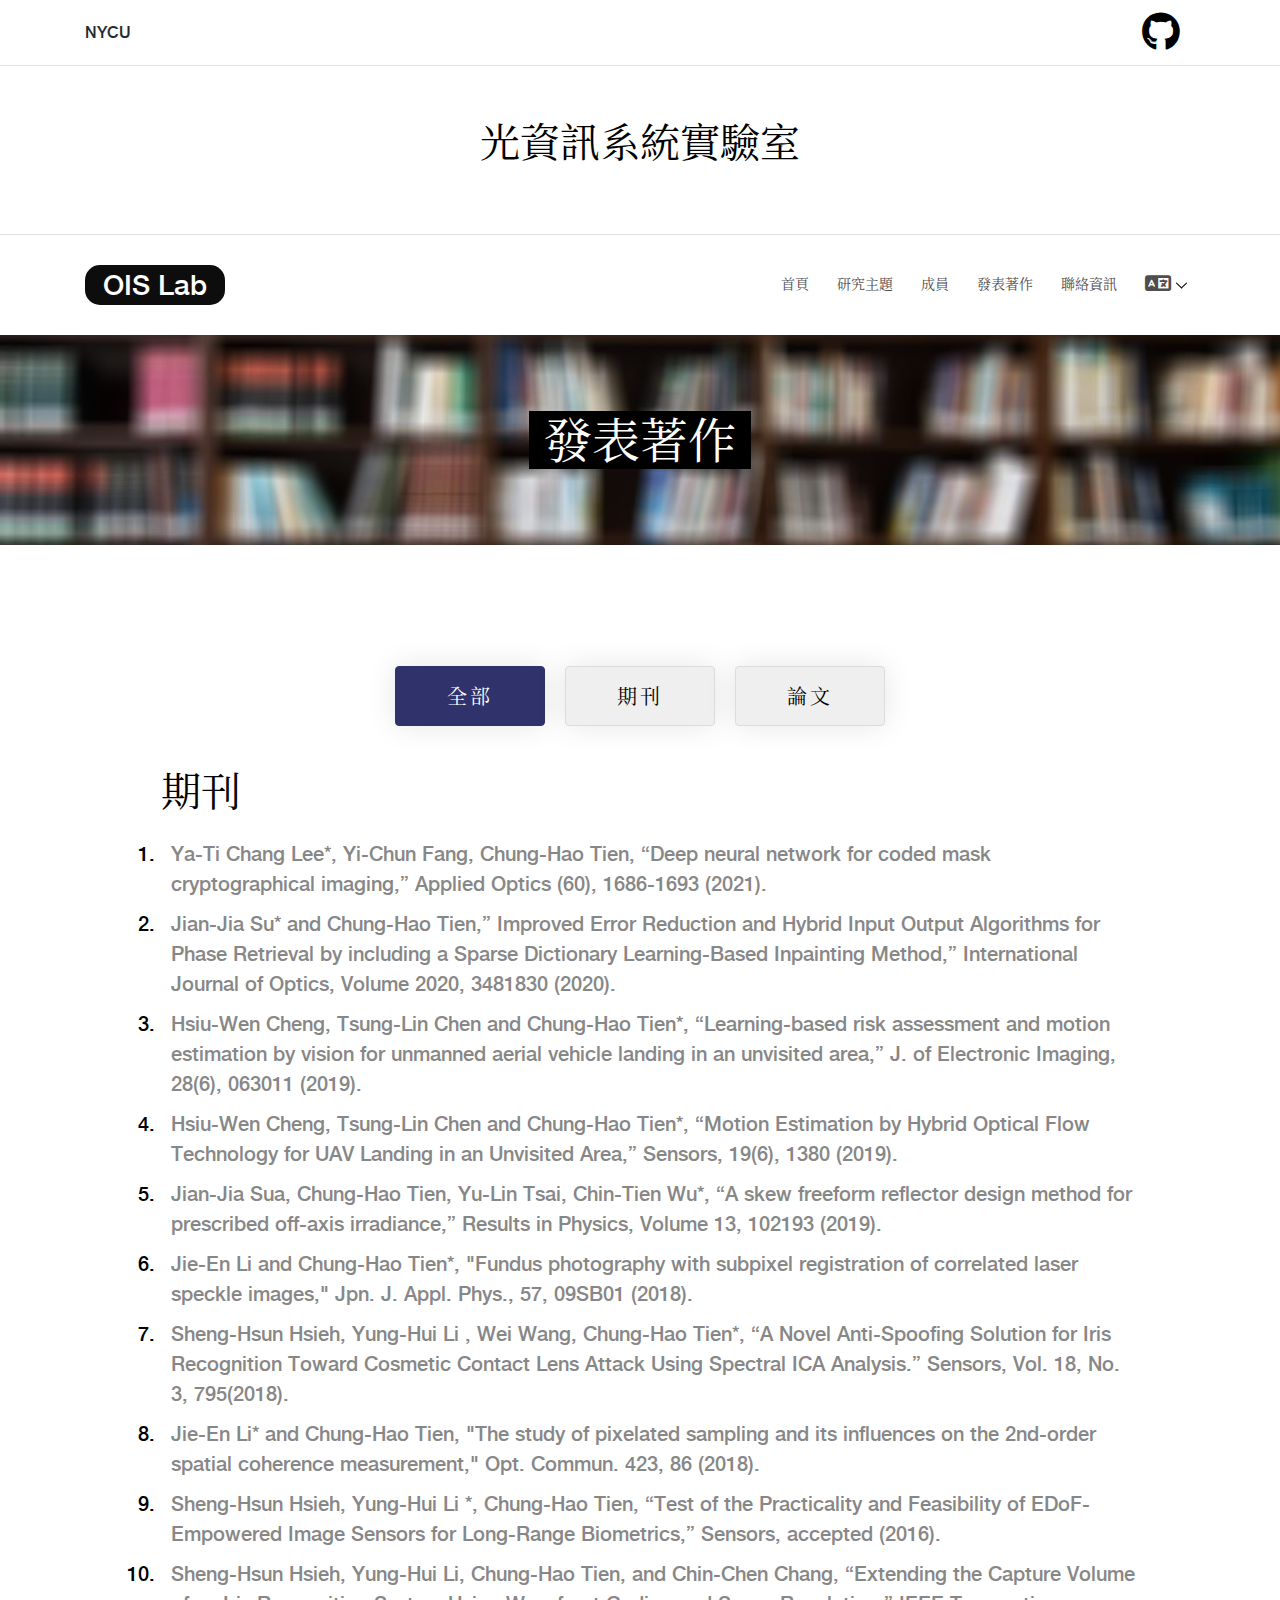
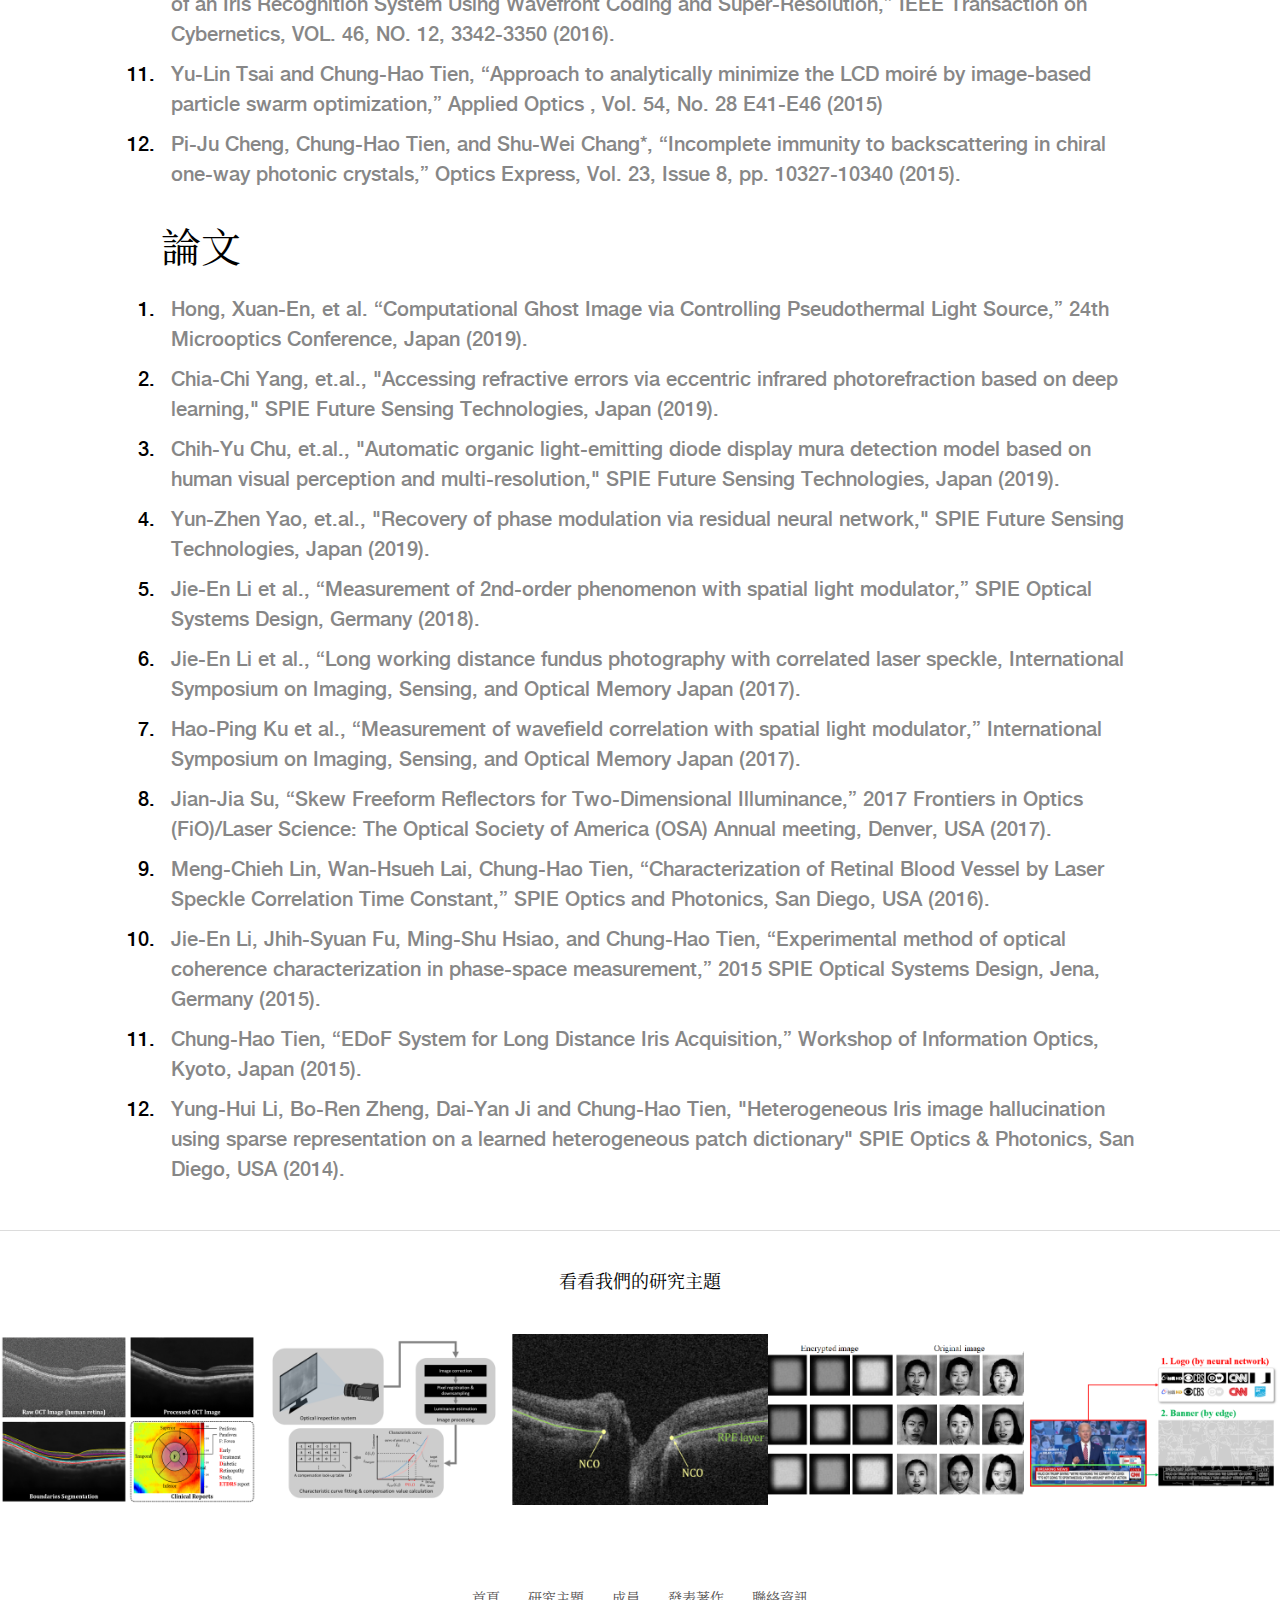
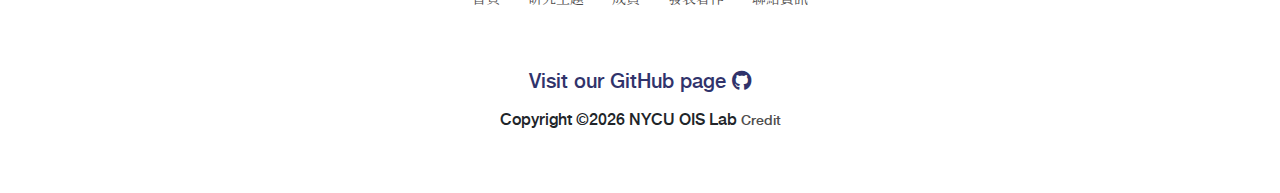
<file: publications_TW.html>
<!DOCTYPE html>
<html lang="zh-Hant-TW">

<head>
    <meta charset="UTF-8">
    <meta name="description" content="">
    <meta http-equiv="X-UA-Compatible" content="IE=edge">
    <meta name="viewport" content="width=device-width, initial-scale=1, shrink-to-fit=no">
    <!-- The above 4 meta tags *must* come first in the head; any other head content must come *after* these tags -->

    <!-- Facebook Opengraph -->
    <meta property="og:locale" content="zh_TW" />
    <meta property="og:type" content="website" />
    <meta property="og:title" content="國立陽明交通大學 光資訊系統實驗室 />
    <meta property="og:description" content="發表著作"/>
    <meta property="og:image" content="https://bobby-0228.github.io/OIS-LAB-Website/assets/img/favicon/favicon.png" />
    <meta property="og:image:alt" content="OIS" />
    <meta property="og:image:type" content="image/png" />
    <meta property="og:image:width" content="1024" />
    <meta property="og:image:height" content="1024" />

    <!-- Title -->
    <title>發表著作 | 光資訊系統實驗室</title>

    <!-- Favicon -->
    <link rel="icon" href="assets/img/favicon/favicon.ico">

    <!-- Style CSS -->
    <link rel="stylesheet" href="style.css">

    <!--fontawsome-->

    <link href="assets/fontawesome/css/all.css" rel="stylesheet">

</head>

<body>
    <!-- Preloader -->
    <div id="preloader">
        <div class="preload-content">
            <div id="original-load"></div>
        </div>
    </div>


    <!-- ##### Header Area Start ##### -->
    <header class="header-area">

        <!-- Top Header Area -->
        <div class="top-header">
            <div class="container h-100">
                <div class="row h-100 align-items-center">
                    <!-- Breaking News Area -->
                    <div class="col-12 col-sm-8">
                        <div class="breaking-news-area">
                            <div id="breakingNewsTicker" class="ticker">
                                <ul>
                                    <li>NYCU</li>
                                    <li>OIS Lab</li>
                                </ul>
                            </div>
                        </div>
                    </div>
                    <!-- Top Social Area -->
                    <div class="col-12 col-sm-4">
                        <div class="top-social-area"> 
                            <a href="https://github.com/ABCofGaGaSu" target="_blank" data-toggle="tooltip" data-placement="bottom" title="GitHub"><i class="fa-brands fa-github fa-3x fa-shake" style="--fa-animation-duration: 3s; --fa-animation-delay: 1s" aria-hidden="true"></i></a>
                        </div>
                    </div>
                </div>
            </div>
        </div>

        <!-- Logo Area -->
        <div class="logo-area text-center">
            <div class="container h-100">
                <div class="row h-100 align-items-center">
                    <div class="col-12">
                        <h1 class="title-text">光資訊系統實驗室</h1>
                        <!--<a href="index.html" ><img src="img/core-img/logo.png" alt=""></a>-->
                    </div>
                </div>
            </div>
        </div>

        <!-- Nav Area -->
        <div class="original-nav-area" id="stickyNav">
            <div class="classy-nav-container breakpoint-off">
                <div class="container">
                    <!-- Classy Menu -->
                    <nav class="classy-navbar justify-content-between">
                        
                        <div class="OISLAB">
                            <p class="text-center OISLAB-logo-text">OIS Lab</p>
                        </div>

                        <!-- Navbar Toggler -->
                        <div class="classy-navbar-toggler">
                            <span class="navbarToggler"><span></span><span></span><span></span></span>
                        </div>

                        <!-- Menu -->
                        <div class="classy-menu" id="originalNav">
                            <!-- close btn -->
                            <div class="classycloseIcon">
                                <div class="cross-wrap"><span class="top"></span><span class="bottom"></span></div>
                            </div>

                            <!-- Nav Start -->
                            <div class="classynav">
                                <ul>
                                    <li><a href="index_TW.html">首頁</a></li>
                                    <li><a href="research_TW.html">研究主題</a></li>
                                    <li><a href="people_TW.html">成員</a></li>
                                    <li><a href="publications_TW.html">發表著作</a></li>
                                    <li><a href="contact_TW.html">聯絡資訊</a></li>
                                    <li><a href="#"><i class="fa-solid fa-language fa-xl"></i></a>
                                        <ul class="dropdown">
                                            <li><a href="#"><img src="assets/icons/lang_tw.svg" width="30px" style="padding-right: 10px;"/>繁體中文</a></li>
                                            <li><a href="publications.html"><img src="assets/icons/lang_en.svg" width="30px" style="padding-right: 10px;"/>English</a></li>
                                        </ul>
                                </ul>

                            </div>
                            <!-- Nav End -->
                        </div>
                    </nav>
                </div>
            </div>
        </div>
    </header>
    <!-- ##### Header Area End ##### -->

     <!-- ##### Breadcumb Area Start ##### -->
     <div class="breadcumb-area bg-img" style="background-image: url(assets/img/publications-img/pub-img.jpg);">
        <div class="container h-100">
            <div class="row h-100 align-items-center">
                <div class="col-12">
                    <div class="breadcumb-content text-center">
                        <h2>發表著作</h2>
                    </div>
                </div>
            </div>
        </div>
    </div>
    <!-- ##### Breadcumb Area End ##### -->


    <div class="container">
        <div class="row d-flex align-items-center" style="padding:10% 5% 0 5%;">
            <div class="col-12 d-flex justify-content-center" id="myBtnContainer">
                <button class="btn active filter-btn btnTW" onclick="filterSelection('all')">全部</button>
                <button class="btn filter-btn btnTW" onclick="filterSelection('journal')">期刊</button>
                <button class="btn filter-btn btnTW" onclick="filterSelection('paper')">論文</button>
            </div>
        </div>
        <div class="row d-flex align-items-center" style="padding:3% 5%; margin-left: 5px;">
            <div class="col-12 journal filterDiv">
                <h1>期刊</h1>
                <ol>
                    <li>Ya-Ti Chang Lee*, Yi-Chun Fang, Chung-Hao Tien, “Deep neural network for coded mask cryptographical imaging,” Applied Optics (60), 1686-1693 (2021).</li>
                    <li>Jian-Jia Su* and Chung-Hao Tien,” Improved Error Reduction and Hybrid Input Output Algorithms for Phase Retrieval by including a Sparse Dictionary Learning-Based
                        Inpainting Method,” International Journal of Optics, Volume 2020, 3481830 (2020).</li>
                    <li>Hsiu-Wen Cheng, Tsung-Lin Chen and Chung-Hao Tien*, “Learning-based risk assessment and motion estimation by vision for unmanned aerial vehicle landing in an
                        unvisited area,” J. of Electronic Imaging, 28(6), 063011 (2019).</li>
                    <li>Hsiu-Wen Cheng, Tsung-Lin Chen and Chung-Hao Tien*, “Motion Estimation by Hybrid Optical Flow Technology for UAV Landing in an Unvisited Area,” Sensors,
                        19(6), 1380 (2019).</li>
                    <li>Jian-Jia Sua, Chung-Hao Tien, Yu-Lin Tsai, Chin-Tien Wu*, “A skew freeform reflector design method for prescribed off-axis irradiance,” Results in Physics, Volume
                        13, 102193 (2019).</li>
                    <li>Jie-En Li and Chung-Hao Tien*, "Fundus photography with subpixel registration of correlated laser speckle images," Jpn. J. Appl. Phys., 57, 09SB01 (2018).</li>
                    <li>Sheng-Hsun Hsieh, Yung-Hui Li , Wei Wang, Chung-Hao Tien*, “A Novel Anti-Spoofing Solution for Iris Recognition Toward Cosmetic Contact Lens Attack
                        Using Spectral ICA Analysis.” Sensors, Vol. 18, No. 3, 795(2018).</li>
                    <li>Jie-En Li* and Chung-Hao Tien, "The study of pixelated sampling and its influences on the 2nd-order spatial coherence measurement," Opt. Commun. 423, 86 (2018).</li>
                    <li>Sheng-Hsun Hsieh, Yung-Hui Li *, Chung-Hao Tien, “Test of the Practicality and Feasibility of EDoF-Empowered Image Sensors for Long-Range Biometrics,” Sensors,
                        accepted (2016).</li>
                    <li>Sheng-Hsun Hsieh, Yung-Hui Li, Chung-Hao Tien, and Chin-Chen Chang, “Extending the Capture Volume of an Iris Recognition System Using Wavefront Coding and Super-Resolution,” IEEE Transaction on Cybernetics, VOL. 46, NO. 12, 3342-3350
                        (2016).</li>
                    <li>Yu-Lin Tsai and Chung-Hao Tien, “Approach to analytically minimize the LCD moiré by image-based particle swarm optimization,” Applied Optics , Vol. 54, No. 28
                        E41-E46 (2015)</li>
                    <li>Pi-Ju Cheng, Chung-Hao Tien, and Shu-Wei Chang*, “Incomplete immunity to backscattering in chiral one-way photonic crystals,” Optics Express, Vol. 23, Issue 8, pp.
                        10327-10340 (2015).</li>
                </ol>
                <br/>
            </div>

            <div class="col-12 paper filterDiv">
                <h1>論文</h1>
                <ol>
                    <li>Hong, Xuan-En, et al. “Computational Ghost Image via Controlling Pseudothermal Light Source,” 24th Microoptics Conference, Japan (2019).</li>
                    <li>Chia-Chi Yang, et.al., "Accessing refractive errors via eccentric infrared photorefraction based on deep learning," SPIE Future Sensing Technologies, Japan
                        (2019).</li>
                    <li>Chih-Yu Chu, et.al., "Automatic organic light-emitting diode display mura detection model based on human visual perception and multi-resolution," SPIE Future
                        Sensing Technologies, Japan (2019).</li>
                    <li>Yun-Zhen Yao, et.al., "Recovery of phase modulation via residual neural network," SPIE Future Sensing Technologies, Japan (2019).</li>
                    <li>Jie-En Li et al., “Measurement of 2nd-order phenomenon with spatial light modulator,” SPIE Optical Systems Design, Germany (2018).</li>
                    <li>Jie-En Li et al., “Long working distance fundus photography with correlated laser speckle, International Symposium on Imaging, Sensing, and Optical Memory Japan
                        (2017).</li>
                    <li>Hao-Ping Ku et al., “Measurement of wavefield correlation with spatial light modulator,” International Symposium on Imaging, Sensing, and Optical Memory
                        Japan (2017).</li>
                    <li>Jian-Jia Su, “Skew Freeform Reflectors for Two-Dimensional Illuminance,” 2017 Frontiers in Optics (FiO)/Laser Science: The Optical Society of America (OSA)
                        Annual meeting, Denver, USA (2017).</li>
                    <li>Meng-Chieh Lin, Wan-Hsueh Lai, Chung-Hao Tien, “Characterization of Retinal Blood Vessel by Laser Speckle Correlation Time Constant,” SPIE Optics and
                        Photonics, San Diego, USA (2016).</li>
                    <li>Jie-En Li, Jhih-Syuan Fu, Ming-Shu Hsiao, and Chung-Hao Tien, “Experimental method of optical coherence characterization in phase-space measurement,” 2015
                        SPIE Optical Systems Design, Jena, Germany (2015).</li>
                    <li>Chung-Hao Tien, “EDoF System for Long Distance Iris Acquisition,” Workshop of Information Optics, Kyoto, Japan (2015).</li>
                    <li>Yung-Hui Li, Bo-Ren Zheng, Dai-Yan Ji and Chung-Hao Tien, "Heterogeneous Iris image hallucination using sparse representation on a learned heterogeneous patch
                        dictionary" SPIE Optics & Photonics, San Diego, USA (2014).</li>
                </ol>
            </div>
        </div>
    </div>
                
    <!-- ##### Instagram Feed Area Start ##### -->
    <div class="instagram-feed-area">
        <div class="container">
            <div class="row">
                <div class="col-12">
                    <div class="insta-title">
                        <h5>看看我們的研究主題</h5>
                    </div>
                </div>
            </div>
        </div>
        <!-- Research Slides-->
        <div class="instagram-slides owl-carousel">
            <!-- Single Insta Feed -->
            <div class="single-insta-feed">
                <img src="assets/img/research-img/dip4oct/dip4oct.png" alt="">
                <!-- Hover Effects -->
                <div class="hover-effects">
                    <a href="research.html#dip4oct" class="d-flex align-items-center justify-content-center"><i class="fa-solid fa-eye"></i></a>
                </div>
            </div>
            <!-- Single Insta Feed -->
            <div class="single-insta-feed">
                <img src="assets/img/research-img/pixelreg/pixelreg_1.png" alt="">
                <!-- Hover Effects -->
                <div class="hover-effects">
                    <a href="research.html#pixelreg" class="d-flex align-items-center justify-content-center"><i class="fa-solid fa-eye"></i></a>
                </div>
            </div>
            <!-- Single Insta Feed -->
            <div class="single-insta-feed">
                <img src="assets/img/research-img/CDR/CDR1.png" alt="">
                <!-- Hover Effects -->
                <div class="hover-effects">
                    <a href="research.html#CDR" class="d-flex align-items-center justify-content-center"><i class="fa-solid fa-eye"></i></a>
                </div>
            </div>
            <!-- Single Insta Feed -->
            <div class="single-insta-feed">
                <img src="assets/img/research-img/lenslessencrypt/lenslessencrypt_3.png" alt="">
                <!-- Hover Effects -->
                <div class="hover-effects">
                    <a href="research.html#lenslessencrypt" class="d-flex align-items-center justify-content-center"><i class="fa-solid fa-eye"></i></a>
                </div>
            </div>
            <!-- Single Insta Feed -->
            <div class="single-insta-feed">
                <img src="assets/img/research-img/logo/logo_1.png" alt="">
                <!-- Hover Effects -->
                <div class="hover-effects">
                    <a href="research.html#logo" class="d-flex align-items-center justify-content-center"><i class="fa-solid fa-eye"></i></a>
                </div>
            </div>
            <!-- Single Insta Feed -->
            <div class="single-insta-feed">
                <img src="assets/img/research-img/fabricDefect/fig1.jpg" alt="">
                <!-- Hover Effects -->
                <div class="hover-effects">
                    <a href="research.html#fabricDefect" class="d-flex align-items-center justify-content-center"><i class="fa-solid fa-eye"></i></a>
                </div>
            </div>
            <!-- Single Insta Feed -->
            <div class="single-insta-feed">
                <img src="assets/img/research-img/codedMask/fig2.jpg" alt="">
                <!-- Hover Effects -->
                <div class="hover-effects">
                    <a href="research.html#codedMask" class="d-flex align-items-center justify-content-center"><i class="fa-solid fa-eye"></i></a>
                </div>
            </div>
            <!-- Single Insta Feed -->
            <div class="single-insta-feed">
                <img src="assets/img/research-img/phaseRetrieve/fig2.jpg" alt="">
                <!-- Hover Effects -->
                <div class="hover-effects">
                    <a href="research.html#phaseRetrieve" class="d-flex align-items-center justify-content-center"><i class="fa-solid fa-eye"></i></a>
                </div>
            </div>
        </div>
    </div>
        <!-- ##### Instagram Feed Area End ##### -->

    <!-- ##### Footer Area Start ##### -->
    <footer class="footer-area text-center">
        <div class="container">
            <div class="row">
                <div class="col-12">
                    <!-- Footer Nav Area -->
                    <div class="classy-nav-container breakpoint-off">
                        <!-- Classy Menu -->
                        <nav class="classy-navbar justify-content-center">

                            <!-- Navbar Toggler -->
                            <div class="classy-navbar-toggler">
                                <span class="navbarToggler"><span></span><span></span><span></span></span>
                            </div>

                            <!-- Menu -->
                            <div class="classy-menu">

                                <!-- close btn -->
                                <div class="classycloseIcon">
                                    <div class="cross-wrap"><span class="top"></span><span class="bottom"></span></div>
                                </div>

                                <!-- Nav Start -->
                                <div class="classynav">
                                    <ul>
                                        <li><a href="index_TW.html">首頁</a></li>
                                        <li><a href="research_TW.html">研究主題</a></li>
                                        <li><a href="people_TW.html">成員</a></li>
                                        <li><a href="publications_TW.html">發表著作</a></li>
                                        <li><a href="contact_TW.html">聯絡資訊</a></li>
                                    </ul>
                                </div>
                                <!-- Nav End -->
                            </div>
                        </nav>
                    </div>
                    <!-- Footer Social Area -->
                    <div class="footer-social-area mt-30">
                        <a href="https://github.com/ABCofGaGaSu" target="_blank" data-toggle="tooltip" data-placement="top" title="GitHub"><h5 style="color: #30336b">Visit our GitHub page <i class="fa-brands fa-github"></i></h5></a>
                    </div>
                </div>
            </div>
        </div>

   <!-- Link back to Colorlib can't be removed. Template is licensed under CC BY 3.0. -->
   Copyright &copy;<script>document.write(new Date().getFullYear());</script> NYCU OIS Lab <a href="https://colorlib.com" target="_blank">Credit</a>
   <!-- Link back to Colorlib can't be removed. Template is licensed under CC BY 3.0. -->

    </footer>
    <!-- ##### Footer Area End ##### -->

    <!-- jQuery (Necessary for All JavaScript Plugins) -->
    <script src="assets/js/jquery/jquery-2.2.4.min.js"></script>
    <!-- Popper js -->
    <script src="assets/js/popper.min.js"></script>
    <!-- Bootstrap js -->
    <script src="assets/js/bootstrap.min.js"></script>
    <!-- Plugins js -->
    <script src="assets/js/plugins.js"></script>
    <!-- Active js -->
    <script src="assets/js/active.js"></script>
    <!-- Filter js-->
    <script src="assets/js/filter.js"></script>

</body>

</html>
</file>
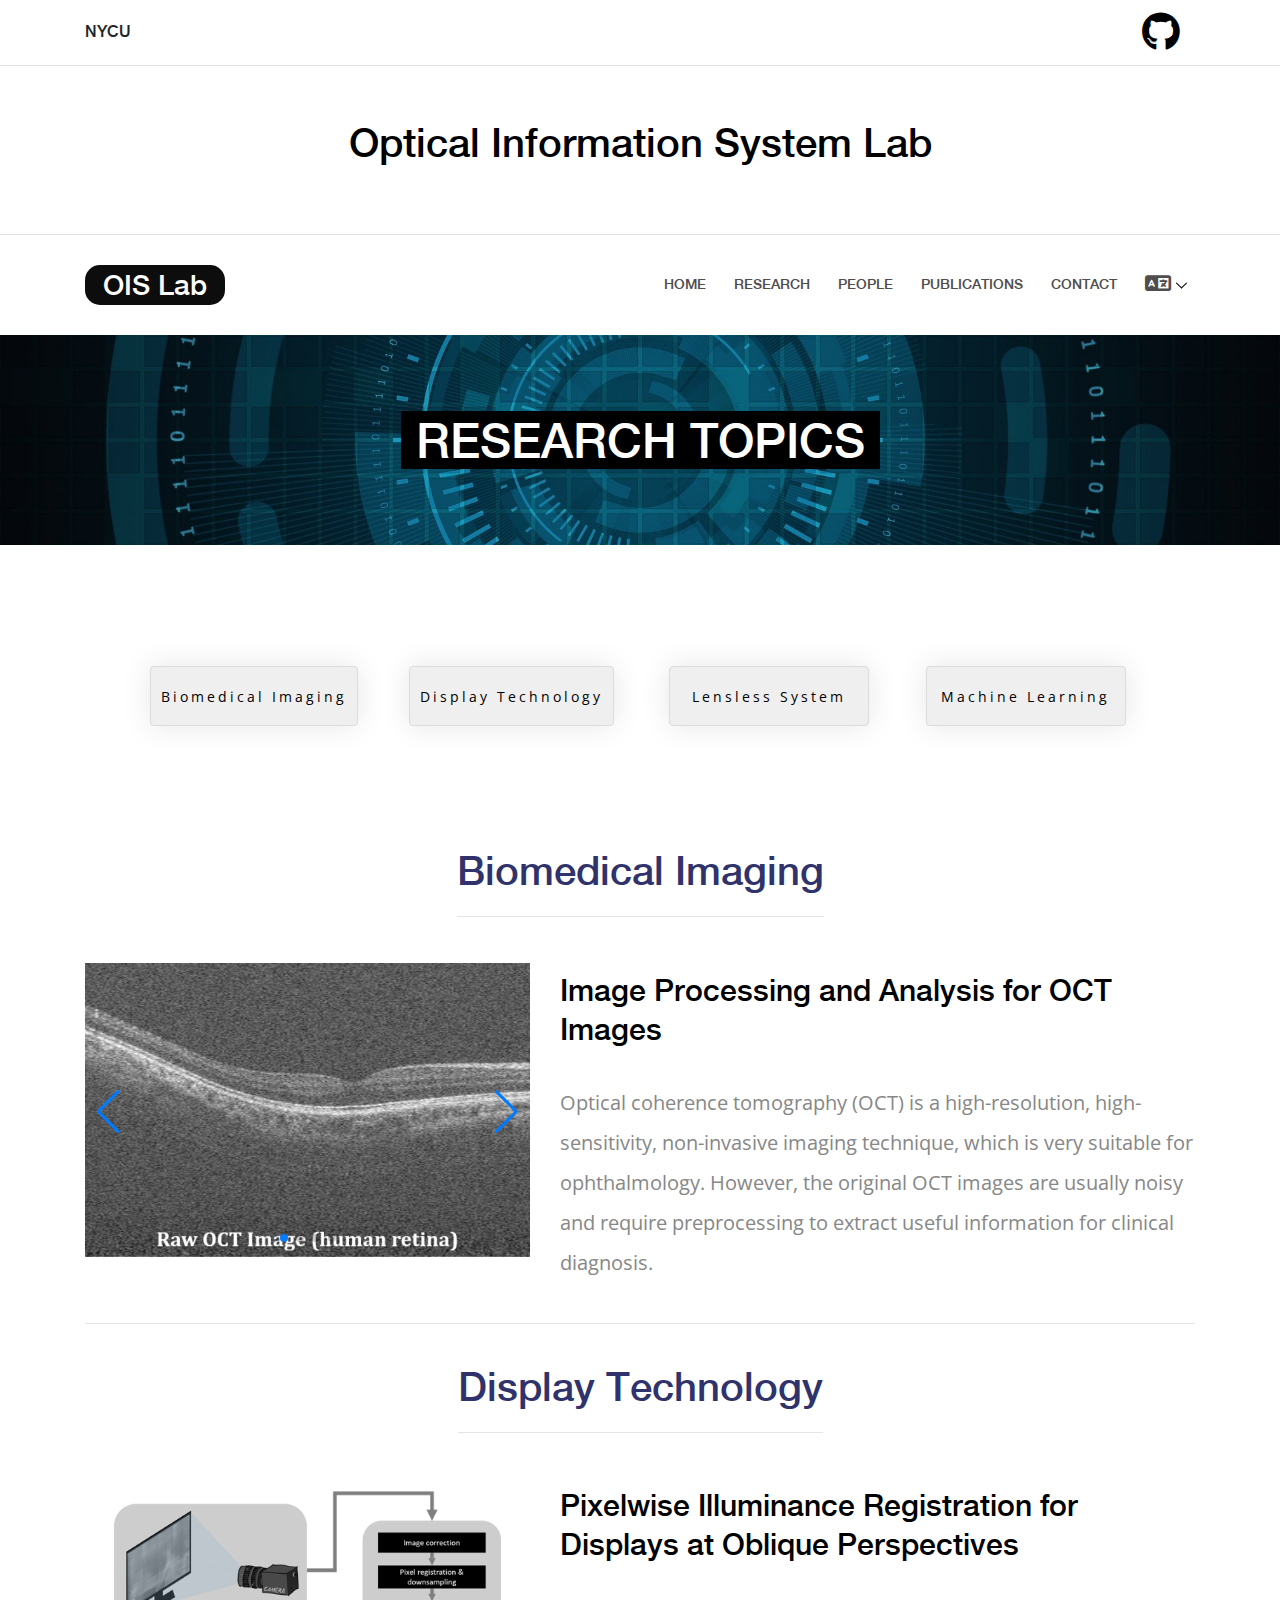
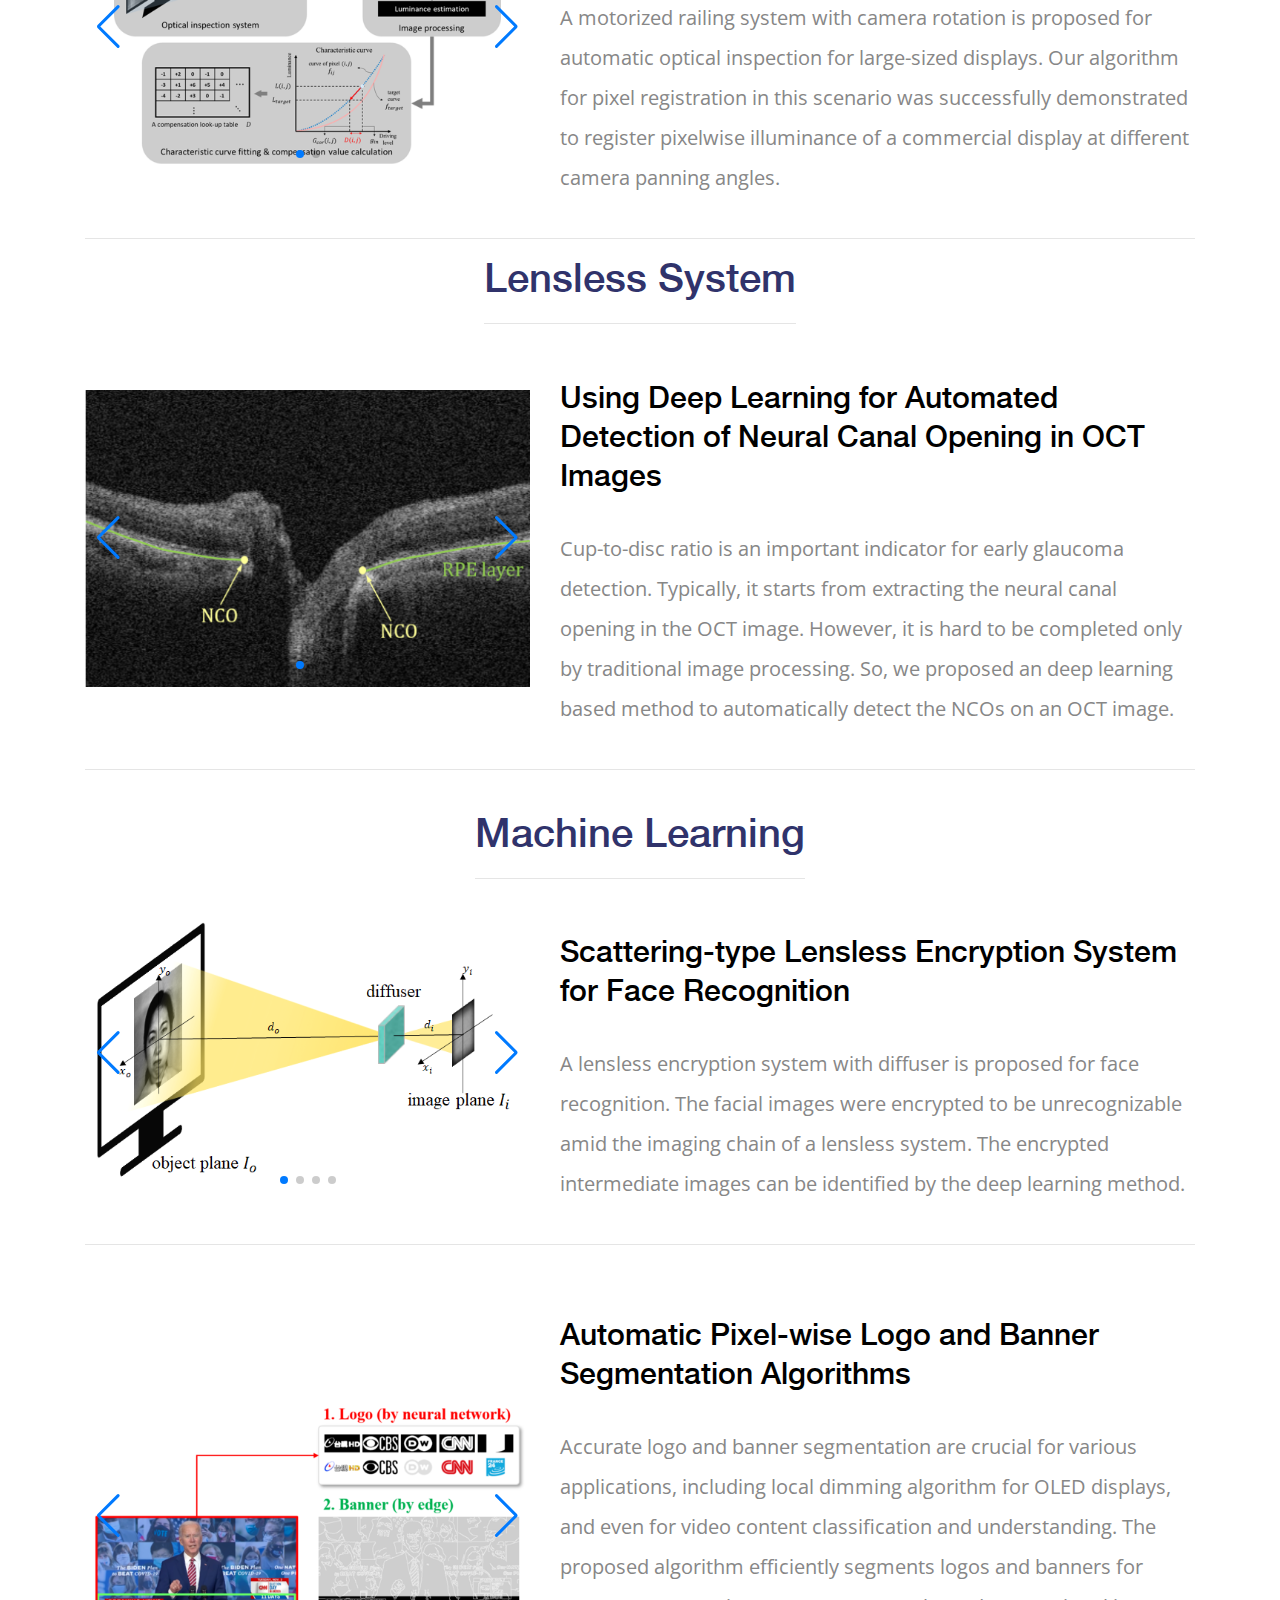
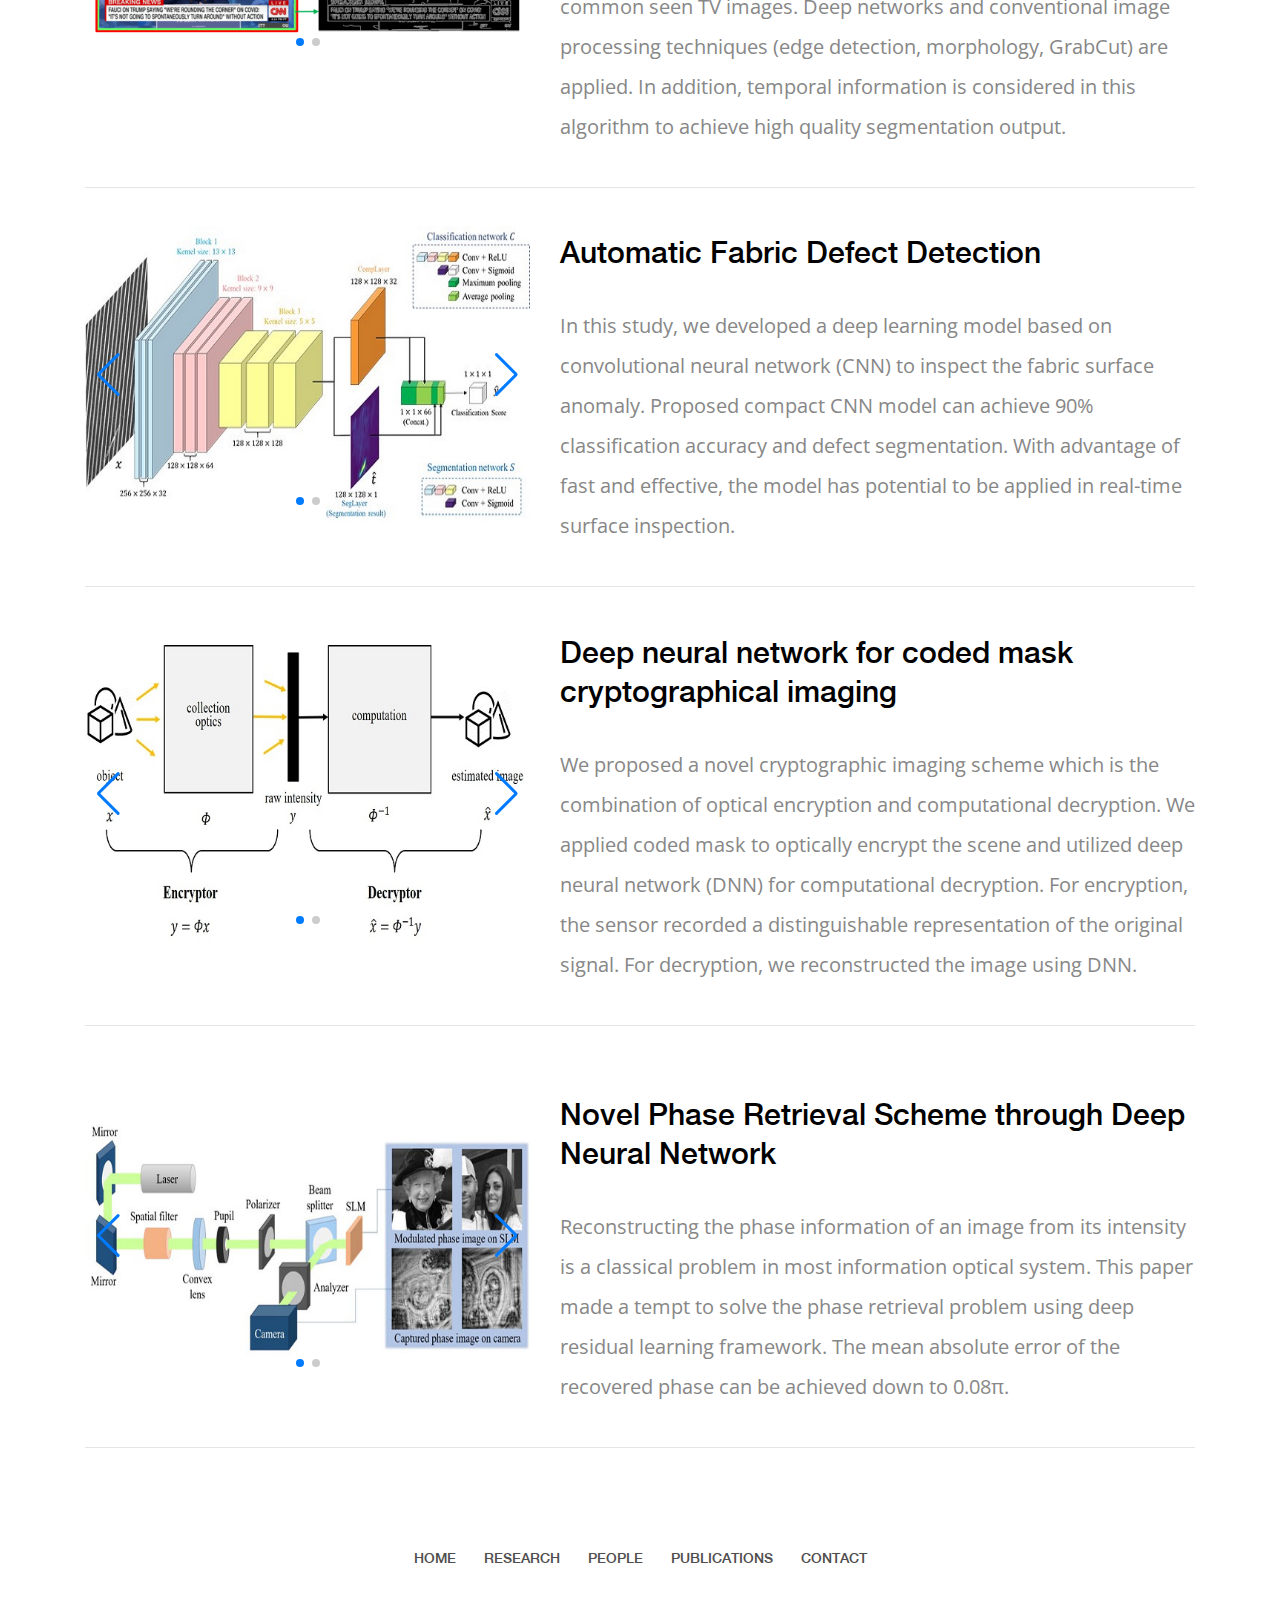
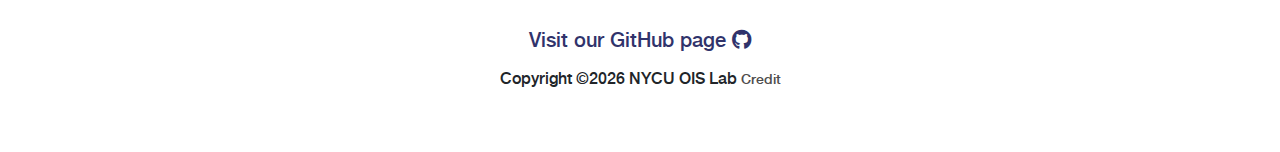
<file: research.html>
<!DOCTYPE html>
<html lang="en">

<head>
    <meta charset="UTF-8">
    <meta name="description" content="">
    <meta http-equiv="X-UA-Compatible" content="IE=edge">
    <meta name="viewport" content="width=device-width, initial-scale=1, shrink-to-fit=no">
    <!-- The above 4 meta tags *must* come first in the head; any other head content must come *after* these tags -->

    <!-- Facebook Opengraph -->
    <meta property="og:locale" content="en_US" />
    <meta property="og:type" content="website" />
    <meta property="og:title" content="NYCU OIS LAB" />
    <meta property="og:description" content="Research Topics"/>
    <meta property="og:image" content="https://bobby-0228.github.io/OIS-LAB-Website/assets/img/favicon/favicon.png" />
    <meta property="og:image:alt" content="OIS" />
    <meta property="og:image:type" content="image/png" />
    <meta property="og:image:width" content="1024" />
    <meta property="og:image:height" content="1024" />

    <!-- Title -->
    <title>Research - OIS Lab</title>

    <!-- Favicon -->
    <link rel="icon" href="assets/img/favicon/favicon.ico">

    <!-- Style CSS -->
    <link rel="stylesheet" href="style.css">

    <!--fontawsome-->
    <link href="assets/fontawesome/css/all.css" rel="stylesheet">

    <link href="assets/css/swiper-bundle.min.css" rel="stylesheet">

</head>

<body>
    <!-- Preloader -->
    <div id="preloader">
        <div class="preload-content">
            <div id="original-load"></div>
        </div>
    </div>

    <!-- Subscribe Modal -->
    <div class="subscribe-newsletter-area">
        <div class="modal fade" id="subsModal" tabindex="-1" role="dialog" aria-labelledby="subsModal" aria-hidden="true">
            <div class="modal-dialog modal-dialog-centered" role="document">
                <div class="modal-content">
                    <button type="button" class="close" data-dismiss="modal" aria-label="Close"><span aria-hidden="true">&times;</span></button>
                    <div class="modal-body">
                        <h5 class="title">Subscribe to my newsletter</h5>
                        <form action="#" class="newsletterForm" method="post">
                            <input type="email" name="email" id="subscribesForm2" placeholder="Your e-mail here">
                            <button type="submit" class="btn original-btn">Subscribe</button>
                        </form>
                    </div>
                </div>
            </div>
        </div>
    </div>

    <!-- ##### Header Area Start ##### -->
    <header class="header-area">

        <!-- Top Header Area -->
        <div class="top-header">
            <div class="container h-100">
                <div class="row h-100 align-items-center">
                    <!-- Breaking News Area -->
                    <div class="col-12 col-sm-8">
                        <div class="breaking-news-area">
                            <div id="breakingNewsTicker" class="ticker">
                                <ul>
                                    <li>NYCU</li>
                                    <li>OIS Lab</li>
                                <!--
                                    <li><a href="#">Hello Original!</a></li>
                                    <li><a href="#">Hello Earth!</a></li>
                                    <li><a href="#">Hello Colorlib!</a></li>
                                --> 
                                </ul>
                            </div>
                        </div>
                    </div>
                    <!-- Top Social Area -->
                    <div class="col-12 col-sm-4">
                        <div class="top-social-area"> 
                            <a href="https://github.com/ABCofGaGaSu" target="_blank" data-toggle="tooltip" data-placement="bottom" title="GitHub"><i class="fa-brands fa-github fa-3x fa-shake" style="--fa-animation-duration: 3s; --fa-animation-delay: 1s" aria-hidden="true"></i></a>
                        <!--
                            <a href="#" data-toggle="tooltip" data-placement="bottom" title="Pinterest"><i class="fa fa-pinterest" aria-hidden="true"></i></a>
                            <a href="#" data-toggle="tooltip" data-placement="bottom" title="Facebook"><i class="fa fa-facebook" aria-hidden="true"></i></a>
                            <a href="#" data-toggle="tooltip" data-placement="bottom" title="Twitter"><i class="fa fa-twitter" aria-hidden="true"></i></a>
                            <a href="#" data-toggle="tooltip" data-placement="bottom" title="Dribbble"><i class="fa fa-dribbble" aria-hidden="true"></i></a>
                            <a href="#" data-toggle="tooltip" data-placement="bottom" title="Behance"><i class="fa fa-behance" aria-hidden="true"></i></a>
                            <a href="#" data-toggle="tooltip" data-placement="bottom" title="Linkedin"><i class="fa fa-linkedin" aria-hidden="true"></i></a>
                        -->
                        </div>
                    </div>
                </div>
            </div>
        </div>

        <!-- Logo Area -->
        <div class="logo-area text-center">
            <div class="container h-100">
                <div class="row h-100 align-items-center">
                    <div class="col-12">
                        <h1 class="title-text">Optical Information System Lab</h1>
                        <!--<a href="index.html" ><img src="img/core-img/logo.png" alt=""></a>-->
                    </div>
                </div>
            </div>
        </div>

        <!-- Nav Area -->
        <div class="original-nav-area" id="stickyNav">
            <div class="classy-nav-container breakpoint-off">
                <div class="container">
                    <!-- Classy Menu -->
                    <nav class="classy-navbar justify-content-between">
                        
                        <div class="OISLAB">
                            <p class="text-center OISLAB-logo-text">OIS Lab</p>
                        </div>

                        <!-- Subscribe btn-
                        <div class="subscribe-btn">
                            <a href="#" class="btn subscribe-btn" data-toggle="modal" data-target="#subsModal">Subscribe</a>
                        </div>
                        --> 


                        <!-- Navbar Toggler -->
                        <div class="classy-navbar-toggler">
                            <span class="navbarToggler"><span></span><span></span><span></span></span>
                        </div>

                        <!-- Menu -->
                        <div class="classy-menu" id="originalNav">
                            <!-- close btn -->
                            <div class="classycloseIcon">
                                <div class="cross-wrap"><span class="top"></span><span class="bottom"></span></div>
                            </div>

                            <!-- Nav Start -->
                            <div class="classynav">
                                <ul>
                                    <li><a href="index.html">Home</a></li>
                                    <li><a href="research.html">Research</a></li>
                                    <li><a href="people.html">People</a></li>
                                    <li><a href="publications.html">Publications</a></li>
                                    <li><a href="contact.html">Contact</a></li>
                                    <li><a href="#"><i class="fa-solid fa-language fa-xl"></i></a>
                                        <ul class="dropdown">
                                            <li><a href="#"><img src="assets/icons/lang_en.svg" width="30px" style="padding-right: 10px;"/>English</a></li>
                                            <li><a href="research_TW.html"><img src="assets/icons/lang_tw.svg" width="30px" style="padding-right: 10px;"/>繁體中文</a></li>
                                        </ul>
                                    </li>
                                </ul>

                                
                            </div>
                            <!-- Nav End -->
                        </div>
                    </nav>
                </div>
            </div>
        </div>
    </header>
    <!-- ##### Header Area End ##### -->

     <!-- ##### Breadcumb Area Start ##### -->
     <div class="breadcumb-area bg-img" style="background-image: url(assets/img/research-img/research-img.jpg);">
        <div class="container h-100">
            <div class="row h-100 align-items-center">
                <div class="col-12">
                    <div class="breadcumb-content text-center">
                        <h2>Research Topics</h2>
                    </div>
                </div>
            </div>
        </div>
    </div>
    <!-- ##### Breadcumb Area End ##### -->


    <div class="container">
        <div class="row d-flex align-items-center ScrollTo" style="padding:10% 5% 0 5%;">
            <div class="col-12 col-lg-3 d-flex justify-content-center">
                <a href="#Biomed"><button class="btn ScrollTo-btn">Biomedical Imaging</button></a>
            </div>
            <div class="col-12 col-lg-3 d-flex justify-content-center">
                <a href="#DisplayTech"><button class="btn ScrollTo-btn">Display Technology</button></a>
            </div>
            <div class="col-12 col-lg-3 d-flex justify-content-center">
                <a href="#LenslessSystem"><button class="btn ScrollTo-btn">Lensless System</button></a>
            </div>
            <div class="col-12 col-lg-3 d-flex justify-content-center">
                <a href="#MachineLearning"><button class="btn ScrollTo-btn">Machine Learning</button></a>
            </div>
        </div>
        <div class="row d-flex align-items-center" style="padding:10% 5% 0 5%;">
            <div class="col-12 d-flex justify-content-center">
            </div>
        </div>



<!--research 1-->

        <div class="row " >
            <div class="col-12 d-flex justify-content-center" id="Biomed"><h1 class="research-cat">Biomedical Imaging<hr/></h1></div>
            <div class="col-12 col-xl-5 d-flex justify-content-center align-items-center">
              <div class="swiper">
                <div class="swiper-wrapper">
  
  
                  <div class="swiper-slide">
                    <img src="assets/img/research-img/dip4oct/dip4oct_1.png"  alt="">
                  </div>

                  <div class="swiper-slide ">
                    <img src="assets/img/research-img/dip4oct/dip4oct_2.png"  alt="">
                  </div>
  
                  <div class="swiper-slide">
                    <img src="assets/img/research-img/dip4oct/dip4oct_3.png"  alt="">
                  </div>
  
                  <div class="swiper-slide ">
                    <img src="assets/img/research-img/dip4oct/dip4oct_4.png"  alt="">
                  </div>
                </div>
                <div class="swiper-pagination"></div>
                <div class="swiper-button-prev"></div>
                <div class="swiper-button-next"></div>
              </div>
            </div>

            <div class=" col-12 col-xl-7" id="dip4oct">
                <h2 class="research-topic">Image Processing and Analysis for OCT Images</h2>
                <p class="research-txt">
                    Optical coherence tomography (OCT) is a high-resolution, high-sensitivity, non-invasive imaging technique, which is very suitable for ophthalmology. 
                    However, the original OCT images are usually noisy and require preprocessing to extract useful information for clinical diagnosis.
                </p>
            </div>
            <div class="col-12"><br/><hr/><br/></div>
        </div>
<!--research 2-->
        <div class="row ">
            <div class="col-12 d-flex justify-content-center" id="DisplayTech"><h1 class="research-cat">Display Technology<hr/></h1></div>
            <div class="col-12 col-xl-5 d-flex justify-content-center align-items-center">
            <div class="swiper">
                <div class="swiper-wrapper">

                <div class="swiper-slide ">
                    <img src="assets/img/research-img/pixelreg/pixelreg_1.png"  alt="">
                </div>

                <div class="swiper-slide">
                    <img src="assets/img/research-img/pixelreg/pixelreg_2.png"  alt="">
                </div>

                </div>
                <div class="swiper-pagination"></div>
                <div class="swiper-button-prev"></div>
                <div class="swiper-button-next"></div>
            </div>
            </div>

            <div class=" col-12 col-xl-7" id="pixelreg">
                <h2 class="research-topic">Pixelwise Illuminance Registration for Displays at Oblique Perspectives</h2>
                <p class="research-txt">
                    A motorized railing system with camera rotation is proposed for automatic optical inspection for large-sized displays. 
                    Our algorithm for pixel registration in this scenario was successfully demonstrated to register pixelwise illuminance of a commercial display 
                    at different camera panning angles.
                </p>
            </div>
            <div class="col-12"><br/><hr/></div>
        </div>
<!--research 3-->
        <div class="row ">
            <div class="col-12 d-flex justify-content-center" id="LenslessSystem"><h1 class="research-cat">Lensless System<hr/></h1></div>
            <div class="col-12 col-xl-5 d-flex justify-content-center align-items-center">
            <div class="swiper">
                <div class="swiper-wrapper">

                <div class="swiper-slide ">
                    <img src="assets/img/research-img/CDR/CDR1.png"  alt="">
                </div>

                <div class="swiper-slide">
                    <img src="assets/img/research-img/CDR/CDR2.png"  alt="">
                </div>

                </div>
                <div class="swiper-pagination"></div>
                <div class="swiper-button-prev"></div>
                <div class="swiper-button-next"></div>
            </div>
            </div>

            <div class=" col-12 col-xl-7" id="CDR">
                <h2 class="research-topic">Using Deep Learning for Automated Detection of Neural Canal Opening in OCT Images</h2>
                <p class="research-txt">
                    Cup-to-disc ratio is an important indicator for early glaucoma detection. 
                    Typically, it starts from extracting the neural canal opening in the OCT image. 
                    However, it is hard to be completed only by traditional image processing. 
                    So, we proposed an deep learning based method to automatically detect the NCOs on an OCT image.    
                </p>
            </div>
            <div class="col-12"><br/><hr/><br/></div>
        </div>
<!--research 4-->
        <div class="row ">
            <div class="col-12 d-flex justify-content-center" id="MachineLearning"><h1 class="research-cat">Machine Learning<hr/></h1></div>
            <div class="col-12 col-xl-5 d-flex justify-content-center align-items-center">
            <div class="swiper">
                <div class="swiper-wrapper">

                <div class="swiper-slide ">
                    <img src="assets/img/research-img/lenslessencrypt/lenslessencrypt_1.png"  alt="">
                </div>

                <div class="swiper-slide">
                    <img src="assets/img/research-img/lenslessencrypt/lenslessencrypt_2.png"  alt="">
                </div>

                <div class="swiper-slide ">
                    <img src="assets/img/research-img/lenslessencrypt/lenslessencrypt_3.png"  alt="">
                </div>

                <div class="swiper-slide">
                    <img src="assets/img/research-img/lenslessencrypt/lenslessencrypt_4.png"  alt="">
                </div>

                </div>
                <div class="swiper-pagination"></div>
                <div class="swiper-button-prev"></div>
                <div class="swiper-button-next"></div>
            </div>
            </div>

            <div class=" col-12 col-xl-7" id="lenslessencrypt">
                <h2 class="research-topic">Scattering-type Lensless Encryption System for Face Recognition </h2>
                <p class="research-txt">
                    A lensless encryption system with diffuser is proposed for face recognition. 
                    The facial images were encrypted to be unrecognizable amid the imaging chain of a lensless system. 
                    The encrypted intermediate images can be identified by the deep learning method.    
                </p>
            </div>
            <div class="col-12"><br/><hr/><br/></div>
        </div>
<!--research 5-->
        <div class="row ">
            <div class="col-12 col-xl-5 d-flex justify-content-center align-items-center">
            <div class="swiper">
                <div class="swiper-wrapper">

                <div class="swiper-slide ">
                    <img src="assets/img/research-img/logo/logo_1.png"  alt="">
                </div>

                <div class="swiper-slide">
                    <img src="assets/img/research-img/logo/logo_2.png"  alt="">
                </div>

                </div>
                <div class="swiper-pagination"></div>
                <div class="swiper-button-prev"></div>
                <div class="swiper-button-next"></div>
            </div>
            </div>

            <div class=" col-12 col-xl-7" id="logo">
                <h2 class="research-topic">Automatic Pixel-wise Logo and Banner Segmentation Algorithms</h2>
                <p class="research-txt">
                    Accurate logo and banner segmentation are crucial for various applications, including local dimming algorithm for OLED displays, 
                    and even for video content classification and understanding. The proposed algorithm efficiently segments logos and banners for common seen TV images. 
                    Deep networks and conventional image processing techniques (edge detection, morphology, GrabCut) are applied. 
                    In addition, temporal information is considered in this algorithm to achieve high quality segmentation output.    
                </p>
            </div>
            <div class="col-12"><br/><hr/></div>
        </div>

<!--research 6-->
        <div class="row ">
            <div class="col-12 col-xl-5 d-flex justify-content-center align-items-center">
            <div class="swiper">
                <div class="swiper-wrapper">

                <div class="swiper-slide ">
                    <img src="assets/img/research-img/fabricDefect/fig1.jpg"  alt="">
                </div>

                <div class="swiper-slide">
                    <img src="assets/img/research-img/fabricDefect/fig2.jpg"  alt="">
                </div>

                </div>
                <div class="swiper-pagination"></div>
                <div class="swiper-button-prev"></div>
                <div class="swiper-button-next"></div>
            </div>
            </div>

            <div class=" col-12 col-xl-7" id="fabricDefect">
                <h2 class="research-topic">Automatic Fabric Defect Detection</h2>
                <p class="research-txt">
                    In this study, we developed a deep learning model based on convolutional neural network (CNN) to inspect the fabric surface anomaly. 
                    Proposed compact CNN model can achieve 90% classification accuracy and defect segmentation. 
                    With advantage of fast and effective, the model has potential to be applied in real-time surface inspection.    
                </p>
            </div>
            <div class="col-12"><br/><hr/></div>
        </div>
<!--research 7-->
        <div class="row ">
            <div class="col-12 col-xl-5 d-flex justify-content-center align-items-center">
            <div class="swiper">
                <div class="swiper-wrapper">

                <div class="swiper-slide ">
                    <img src="assets/img/research-img/codedMask/fig1.jpg"  alt="">
                </div>

                <div class="swiper-slide">
                    <img src="assets/img/research-img/codedMask/fig2.jpg"  alt="">
                </div>

                </div>
                <div class="swiper-pagination"></div>
                <div class="swiper-button-prev"></div>
                <div class="swiper-button-next"></div>
            </div>
            </div>

            <div class=" col-12 col-xl-7" id="codedMask">
                <h2 class="research-topic">Deep neural network for coded mask cryptographical imaging</h2>
                <p class="research-txt">
                    We proposed a novel cryptographic imaging scheme which is the combination of optical encryption and computational decryption. 
                    We applied coded mask to optically encrypt the scene and utilized deep neural network (DNN) for computational decryption. 
                    For encryption, the sensor recorded a distinguishable representation of the original signal. For decryption, we reconstructed the image using DNN.
                </p>
            </div>
            <div class="col-12"><br/><hr/><br/></div>
        </div>
<!--research 8-->
        <div class="row ">
            <div class="col-12 col-xl-5 d-flex justify-content-center align-items-center">
            <div class="swiper">
                <div class="swiper-wrapper">

                <div class="swiper-slide ">
                    <img src="assets/img/research-img/phaseRetrieve/fig1.jpg"  alt="">
                </div>

                <div class="swiper-slide">
                    <img src="assets/img/research-img/phaseRetrieve/fig2.jpg"  alt="">
                </div>

                </div>
                <div class="swiper-pagination"></div>
                <div class="swiper-button-prev"></div>
                <div class="swiper-button-next"></div>
            </div>
            </div>

            <div class=" col-12 col-xl-7" id="phaseRetrieve">
                <h2 class="research-topic">Novel Phase Retrieval Scheme through Deep Neural Network</h2>
                <p class="research-txt">
                    Reconstructing the phase information of an image from its intensity is a classical problem in most information optical system. 
                    This paper made a tempt to solve the phase retrieval problem using deep residual learning framework. 
                    The mean absolute error of the recovered phase can be achieved down to 0.08π.    
                </p>
            </div>
            <div class="col-12"><br/><hr/></div>
        </div>














    <!-- ##### Footer Area Start ##### -->
    <footer class="footer-area text-center">
        <div class="container">
            <div class="row">
                <div class="col-12">
                    <!-- Footer Nav Area -->
                    <div class="classy-nav-container breakpoint-off">
                        <!-- Classy Menu -->
                        <nav class="classy-navbar justify-content-center">

                            <!-- Navbar Toggler -->
                            <div class="classy-navbar-toggler">
                                <span class="navbarToggler"><span></span><span></span><span></span></span>
                            </div>

                            <!-- Menu -->
                            <div class="classy-menu">

                                <!-- close btn -->
                                <div class="classycloseIcon">
                                    <div class="cross-wrap"><span class="top"></span><span class="bottom"></span></div>
                                </div>

                                <!-- Nav Start -->
                                <div class="classynav">
                                    <ul>
                                        <li><a href="index.html">Home</a></li>
                                        <li><a href="research.html">Research</a></li>
                                        <li><a href="people.html">People</a></li>
                                        <li><a href="publications.html">Publications</a></li>
                                        <li><a href="contact.html">Contact</a></li>
                                    </ul>
                                </div>
                                <!-- Nav End -->
                            </div>
                        </nav>
                    </div>
                    <!-- Footer Social Area -->
                    <div class="footer-social-area mt-30">
                        <a href="https://github.com/ABCofGaGaSu" target="_blank" data-toggle="tooltip" data-placement="top" title="GitHub"><h5 style="color: #30336b">Visit our GitHub page <i class="fa-brands fa-github"></i></h5></a>
                    </div>
                </div>
            </div>
        </div>

   <!-- Link back to Colorlib can't be removed. Template is licensed under CC BY 3.0. -->
   Copyright &copy;<script>document.write(new Date().getFullYear());</script> NYCU OIS Lab <a href="https://colorlib.com" target="_blank">Credit</a>
   <!-- Link back to Colorlib can't be removed. Template is licensed under CC BY 3.0. -->

    </footer>
    <!-- ##### Footer Area End ##### -->

    <!-- jQuery (Necessary for All JavaScript Plugins) -->
    <script src="assets/js/jquery/jquery-2.2.4.min.js"></script>
    <!-- Popper js -->
    <script src="assets/js/popper.min.js"></script>
    <!-- Bootstrap js -->
    <script src="assets/js/bootstrap.min.js"></script>
    <!-- Plugins js -->
    <script src="assets/js/plugins.js"></script>
    <!-- Active js -->
    <script src="assets/js/active.js"></script>
    <!-- Filter js-->
    <script src="assets/js/filter.js"></script>
     <!-- Swiper js-->
    <script src="assets/js/swiper-bundle.min.js"></script>
    <script src="assets/js/swiper.js"></script>

</body>

</html>
</file>
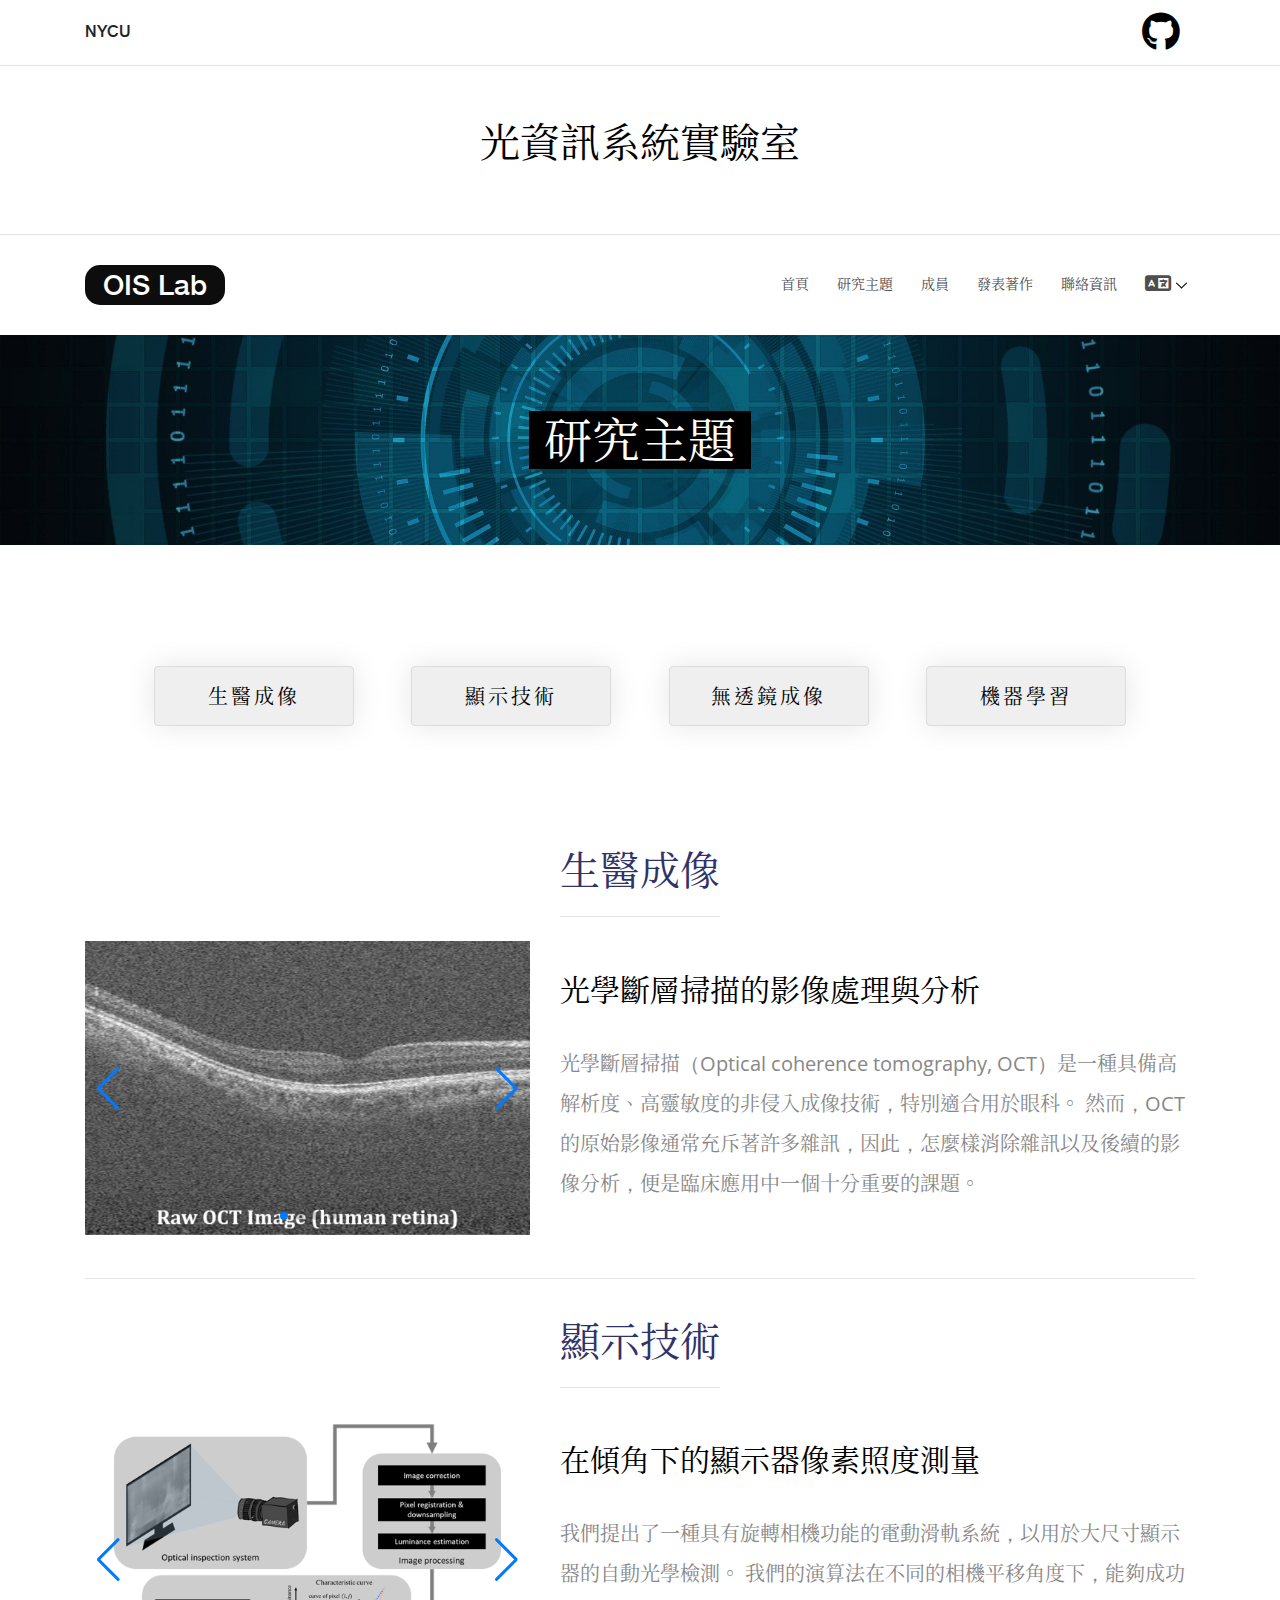
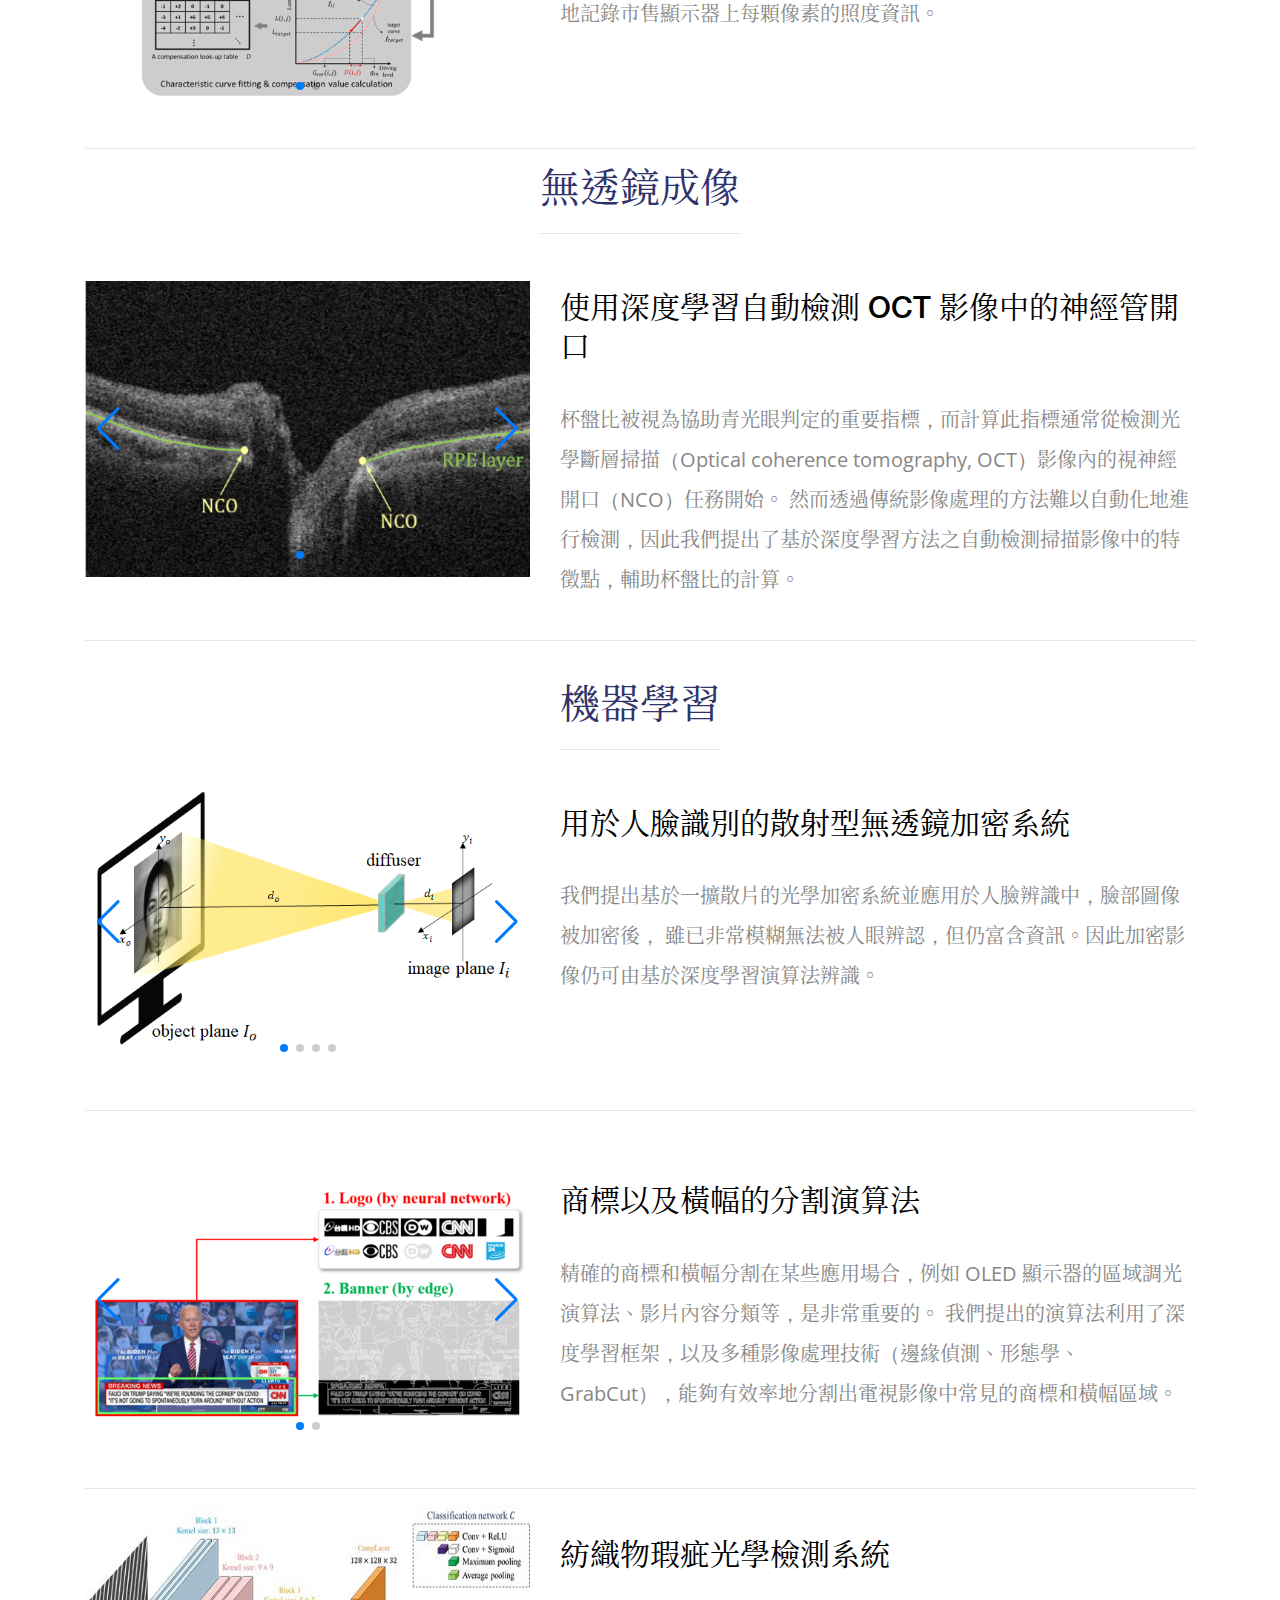
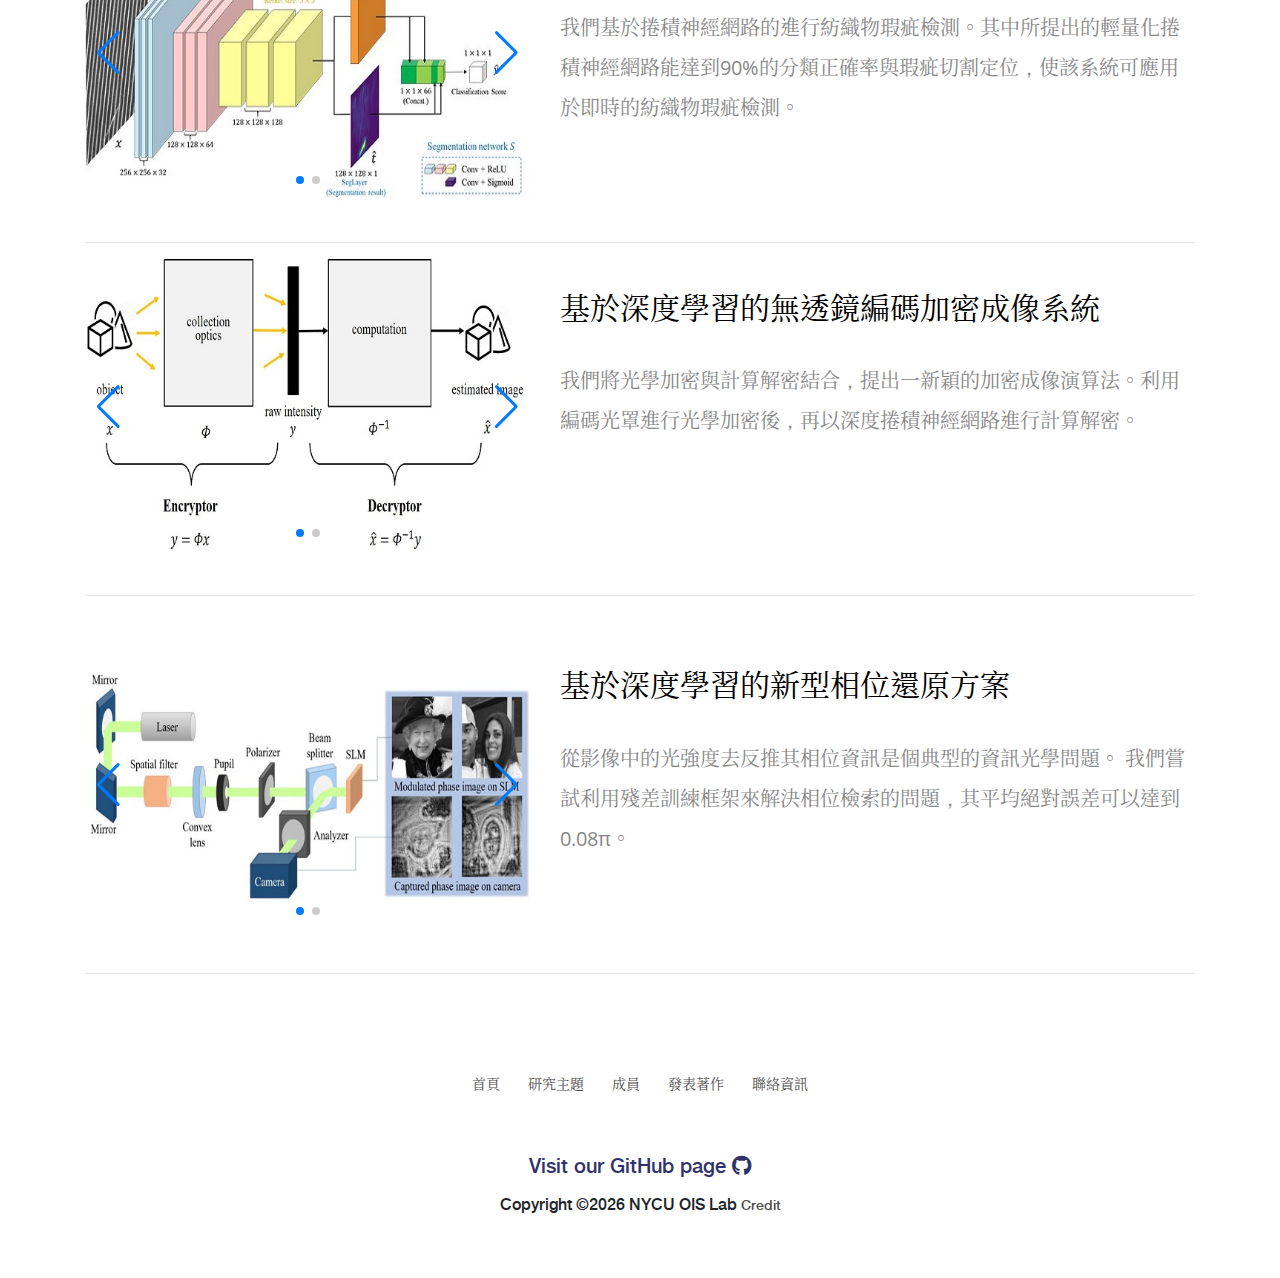
<file: research_TW.html>
<!DOCTYPE html>
<html lang="zh-Hant-TW">

<head>
    <meta charset="UTF-8">
    <meta name="description" content="">
    <meta http-equiv="X-UA-Compatible" content="IE=edge">
    <meta name="viewport" content="width=device-width, initial-scale=1, shrink-to-fit=no">
    <!-- The above 4 meta tags *must* come first in the head; any other head content must come *after* these tags -->

    <!-- Facebook Opengraph -->
    <meta property="og:locale" content="zh_TW" />
    <meta property="og:type" content="website" />
    <meta property="og:title" content="國立陽明交通大學 光資訊系統實驗室" />
    <meta property="og:description" content="研究主題"/>
    <meta property="og:image" content="https://bobby-0228.github.io/OIS-LAB-Website/assets/img/favicon/favicon.png" />
    <meta property="og:image:alt" content="OIS" />
    <meta property="og:image:type" content="image/png" />
    <meta property="og:image:width" content="1024" />
    <meta property="og:image:height" content="1024" />

    <!-- Title -->
    <title>研究主題 | 光資訊系統實驗室</title>

    <!-- Favicon -->
    <link rel="icon" href="assets/img/favicon/favicon.ico">

    <!-- Style CSS -->
    <link rel="stylesheet" href="style.css">

    <!--fontawsome-->
    <link href="assets/fontawesome/css/all.css" rel="stylesheet">

    <link href="assets/css/swiper-bundle.min.css" rel="stylesheet">

</head>

<body>
    <!-- Preloader -->
    <div id="preloader">
        <div class="preload-content">
            <div id="original-load"></div>
        </div>
    </div>



    <!-- ##### Header Area Start ##### -->
    <header class="header-area">

        <!-- Top Header Area -->
        <div class="top-header">
            <div class="container h-100">
                <div class="row h-100 align-items-center">
                    <!-- Breaking News Area -->
                    <div class="col-12 col-sm-8">
                        <div class="breaking-news-area">
                            <div id="breakingNewsTicker" class="ticker">
                                <ul>
                                    <li>NYCU</li>
                                    <li>OIS Lab</li>
                                </ul>
                            </div>
                        </div>
                    </div>
                    <!-- Top Social Area -->
                    <div class="col-12 col-sm-4">
                        <div class="top-social-area"> 
                            <a href="https://github.com/ABCofGaGaSu" target="_blank" data-toggle="tooltip" data-placement="bottom" title="GitHub"><i class="fa-brands fa-github fa-3x fa-shake" style="--fa-animation-duration: 3s; --fa-animation-delay: 1s" aria-hidden="true"></i></a>
                        </div>
                    </div>
                </div>
            </div>
        </div>

        <!-- Logo Area -->
        <div class="logo-area text-center">
            <div class="container h-100">
                <div class="row h-100 align-items-center">
                    <div class="col-12">
                        <h1 class="title-text">光資訊系統實驗室</h1>
                        <!--<a href="index.html" ><img src="img/core-img/logo.png" alt=""></a>-->
                    </div>
                </div>
            </div>
        </div>

        <!-- Nav Area -->
        <div class="original-nav-area" id="stickyNav">
            <div class="classy-nav-container breakpoint-off">
                <div class="container">
                    <!-- Classy Menu -->
                    <nav class="classy-navbar justify-content-between">
                        
                        <div class="OISLAB">
                            <p class="text-center OISLAB-logo-text">OIS Lab</p>
                        </div>


                        <!-- Navbar Toggler -->
                        <div class="classy-navbar-toggler">
                            <span class="navbarToggler"><span></span><span></span><span></span></span>
                        </div>

                        <!-- Menu -->
                        <div class="classy-menu" id="originalNav">
                            <!-- close btn -->
                            <div class="classycloseIcon">
                                <div class="cross-wrap"><span class="top"></span><span class="bottom"></span></div>
                            </div>

                            <!-- Nav Start -->
                            <div class="classynav">
                                <ul>
                                    <li><a href="index_TW.html">首頁</a></li>
                                    <li><a href="research_TW.html">研究主題</a></li>
                                    <li><a href="people_TW.html">成員</a></li>
                                    <li><a href="publications_TW.html">發表著作</a></li>
                                    <li><a href="contact_TW.html">聯絡資訊</a></li>
                                    <li><a href="#"><i class="fa-solid fa-language fa-xl"></i></a>
                                        <ul class="dropdown">
                                            <li><a href="#"><img src="assets/icons/lang_tw.svg" width="30px" style="padding-right: 10px;"/>繁體中文</a></li>
                                            <li><a href="research.html"><img src="assets/icons/lang_en.svg" width="30px" style="padding-right: 10px;"/>English</a></li>  
                                        </ul>
                                    </li>
                                </ul>

                                
                            </div>
                            <!-- Nav End -->
                        </div>
                    </nav>
                </div>
            </div>
        </div>
    </header>
    <!-- ##### Header Area End ##### -->

     <!-- ##### Breadcumb Area Start ##### -->
     <div class="breadcumb-area bg-img" style="background-image: url(assets/img/research-img/research-img.jpg);">
        <div class="container h-100">
            <div class="row h-100 align-items-center">
                <div class="col-12">
                    <div class="breadcumb-content text-center">
                        <h2>研究主題</h2>
                    </div>
                </div>
            </div>
        </div>
    </div>
    <!-- ##### Breadcumb Area End ##### -->


    <div class="container">
        <div class="row d-flex align-items-center ScrollTo" style="padding:10% 5% 0 5%;">
            <div class="col-12 col-lg-3 d-flex justify-content-center">
                <a href="#Biomed"><button class="btn ScrollTo-btn btnTW">生醫成像</button></a>
            </div>
            <div class="col-12 col-lg-3 d-flex justify-content-center">
                <a href="#DisplayTech"><button class="btn ScrollTo-btn btnTW">顯示技術</button></a>
            </div>
            <div class="col-12 col-lg-3 d-flex justify-content-center">
                <a href="#LenslessSystem"><button class="btn ScrollTo-btn btnTW">無透鏡成像</button></a>
            </div>
            <div class="col-12 col-lg-3 d-flex justify-content-center">
                <a href="#MachineLearning"><button class="btn ScrollTo-btn btnTW">機器學習</button></a>
            </div>
        </div>
        <div class="row d-flex align-items-center" style="padding:10% 5% 0 5%;">
            <div class="col-12 d-flex justify-content-center">
            </div>
        </div>



<!--research 1-->

        <div class="row " >
            <div class="col-12 d-flex justify-content-center" id="Biomed"><h1 class="research-cat">生醫成像<hr/></h1></div>
            <div class="col-12 col-xl-5 d-flex justify-content-center align-items-center">
              <div class="swiper">
                <div class="swiper-wrapper">
  
  
                  <div class="swiper-slide">
                    <img src="assets/img/research-img/dip4oct/dip4oct_1.png"  alt="">
                  </div>

                  <div class="swiper-slide ">
                    <img src="assets/img/research-img/dip4oct/dip4oct_2.png"  alt="">
                  </div>
  
                  <div class="swiper-slide">
                    <img src="assets/img/research-img/dip4oct/dip4oct_3.png"  alt="">
                  </div>
  
                  <div class="swiper-slide ">
                    <img src="assets/img/research-img/dip4oct/dip4oct_4.png"  alt="">
                  </div>
                </div>
                <div class="swiper-pagination"></div>
                <div class="swiper-button-prev"></div>
                <div class="swiper-button-next"></div>
              </div>
            </div>

            <div class=" col-12 col-xl-7" id="dip4oct">
                <h2 class="research-topic">光學斷層掃描的影像處理與分析</h2>
                <p class="research-txt">
                    光學斷層掃描（Optical coherence tomography, OCT）是一種具備高解析度、高靈敏度的非侵入成像技術，特別適合用於眼科。 然而，OCT的原始影像通常充斥著許多雜訊，因此，怎麼樣消除雜訊以及後續的影像分析，便是臨床應用中一個十分重要的課題。
                </p>
            </div>
            <div class="col-12"><br/><hr/><br/></div>
        </div>
<!--research 2-->
        <div class="row ">
            <div class="col-12 d-flex justify-content-center" id="DisplayTech"><h1 class="research-cat">顯示技術<hr/></h1></div>
            <div class="col-12 col-xl-5 d-flex justify-content-center align-items-center">
            <div class="swiper">
                <div class="swiper-wrapper">

                <div class="swiper-slide ">
                    <img src="assets/img/research-img/pixelreg/pixelreg_1.png"  alt="">
                </div>

                <div class="swiper-slide">
                    <img src="assets/img/research-img/pixelreg/pixelreg_2.png"  alt="">
                </div>

                </div>
                <div class="swiper-pagination"></div>
                <div class="swiper-button-prev"></div>
                <div class="swiper-button-next"></div>
            </div>
            </div>

            <div class=" col-12 col-xl-7" id="pixelreg">
                <h2 class="research-topic">在傾角下的顯示器像素照度測量</h2>
                <p class="research-txt">
                    我們提出了一種具有旋轉相機功能的電動滑軌系統，以用於大尺寸顯示器的自動光學檢測。 我們的演算法在不同的相機平移角度下，能夠成功地記錄市售顯示器上每顆像素的照度資訊。
                </p>
            </div>
            <div class="col-12"><br/><hr/></div>
        </div>
<!--research 3-->
        <div class="row ">
            <div class="col-12 d-flex justify-content-center" id="LenslessSystem"><h1 class="research-cat">無透鏡成像<hr/></h1></div>
            <div class="col-12 col-xl-5 d-flex justify-content-center align-items-center">
            <div class="swiper">
                <div class="swiper-wrapper">

                <div class="swiper-slide ">
                    <img src="assets/img/research-img/CDR/CDR1.png"  alt="">
                </div>

                <div class="swiper-slide">
                    <img src="assets/img/research-img/CDR/CDR2.png"  alt="">
                </div>

                </div>
                <div class="swiper-pagination"></div>
                <div class="swiper-button-prev"></div>
                <div class="swiper-button-next"></div>
            </div>
            </div>

            <div class=" col-12 col-xl-7" id="CDR">
                <h2 class="research-topic">使用深度學習自動檢測 OCT 影像中的神經管開口</h2>
                <p class="research-txt">
                    杯盤比被視為協助青光眼判定的重要指標，而計算此指標通常從檢測光學斷層掃描（Optical coherence tomography, OCT）影像內的視神經開口（NCO）任務開始。 然而透過傳統影像處理的方法難以自動化地進行檢測，因此我們提出了基於深度學習方法之自動檢測掃描影像中的特徵點，輔助杯盤比的計算。
                </p>
            </div>
            <div class="col-12"><br/><hr/><br/></div>
        </div>
<!--research 4-->
        <div class="row ">
            <div class="col-12 d-flex justify-content-center" id="MachineLearning"><h1 class="research-cat">機器學習<hr/></h1></div>
            <div class="col-12 col-xl-5 d-flex justify-content-center align-items-center">
            <div class="swiper">
                <div class="swiper-wrapper">

                <div class="swiper-slide ">
                    <img src="assets/img/research-img/lenslessencrypt/lenslessencrypt_1.png"  alt="">
                </div>

                <div class="swiper-slide">
                    <img src="assets/img/research-img/lenslessencrypt/lenslessencrypt_2.png"  alt="">
                </div>

                <div class="swiper-slide ">
                    <img src="assets/img/research-img/lenslessencrypt/lenslessencrypt_3.png"  alt="">
                </div>

                <div class="swiper-slide">
                    <img src="assets/img/research-img/lenslessencrypt/lenslessencrypt_4.png"  alt="">
                </div>

                </div>
                <div class="swiper-pagination"></div>
                <div class="swiper-button-prev"></div>
                <div class="swiper-button-next"></div>
            </div>
            </div>

            <div class=" col-12 col-xl-7" id="lenslessencrypt">
                <h2 class="research-topic">用於人臉識別的散射型無透鏡加密系統</h2>
                <p class="research-txt">
                    我們提出基於一擴散片的光學加密系統並應用於人臉辨識中，臉部圖像被加密後， 雖已非常模糊無法被人眼辨認，但仍富含資訊。因此加密影像仍可由基於深度學習演算法辨識。
                </p>
            </div>
            <div class="col-12"><br/><hr/><br/></div>
        </div>
<!--research 5-->
        <div class="row ">
            <div class="col-12 col-xl-5 d-flex justify-content-center align-items-center">
            <div class="swiper">
                <div class="swiper-wrapper">

                <div class="swiper-slide ">
                    <img src="assets/img/research-img/logo/logo_1.png"  alt="">
                </div>

                <div class="swiper-slide">
                    <img src="assets/img/research-img/logo/logo_2.png"  alt="">
                </div>

                </div>
                <div class="swiper-pagination"></div>
                <div class="swiper-button-prev"></div>
                <div class="swiper-button-next"></div>
            </div>
            </div>

            <div class=" col-12 col-xl-7" id="logo">
                <h2 class="research-topic">商標以及橫幅的分割演算法</h2>
                <p class="research-txt">
                    精確的商標和橫幅分割在某些應用場合，例如 OLED 顯示器的區域調光演算法、影片內容分類等，是非常重要的。 我們提出的演算法利用了深度學習框架，以及多種影像處理技術（邊緣偵測、形態學、GrabCut），能夠有效率地分割出電視影像中常見的商標和橫幅區域。  
                </p>
            </div>
            <div class="col-12"><br/><hr/></div>
        </div>

<!--research 6-->
        <div class="row ">
            <div class="col-12 col-xl-5 d-flex justify-content-center align-items-center">
            <div class="swiper">
                <div class="swiper-wrapper">

                <div class="swiper-slide ">
                    <img src="assets/img/research-img/fabricDefect/fig1.jpg"  alt="">
                </div>

                <div class="swiper-slide">
                    <img src="assets/img/research-img/fabricDefect/fig2.jpg"  alt="">
                </div>

                </div>
                <div class="swiper-pagination"></div>
                <div class="swiper-button-prev"></div>
                <div class="swiper-button-next"></div>
            </div>
            </div>

            <div class=" col-12 col-xl-7" id="fabricDefect">
                <h2 class="research-topic">紡織物瑕疵光學檢測系統</h2>
                <p class="research-txt">
                    我們基於捲積神經網路的進行紡織物瑕疵檢測。其中所提出的輕量化捲積神經網路能達到90%的分類正確率與瑕疵切割定位，使該系統可應用於即時的紡織物瑕疵檢測。   
                </p>
            </div>
            <div class="col-12"><br/><hr/></div>
        </div>
<!--research 7-->
        <div class="row ">
            <div class="col-12 col-xl-5 d-flex justify-content-center align-items-center">
            <div class="swiper">
                <div class="swiper-wrapper">

                <div class="swiper-slide ">
                    <img src="assets/img/research-img/codedMask/fig1.jpg"  alt="">
                </div>

                <div class="swiper-slide">
                    <img src="assets/img/research-img/codedMask/fig2.jpg"  alt="">
                </div>

                </div>
                <div class="swiper-pagination"></div>
                <div class="swiper-button-prev"></div>
                <div class="swiper-button-next"></div>
            </div>
            </div>

            <div class=" col-12 col-xl-7" id="codedMask">
                <h2 class="research-topic">基於深度學習的無透鏡編碼加密成像系統</h2>
                <p class="research-txt">
                    我們將光學加密與計算解密結合，提出一新穎的加密成像演算法。利用編碼光罩進行光學加密後，再以深度捲積神經網路進行計算解密。
                </p>
            </div>
            <div class="col-12"><br/><hr/><br/></div>
        </div>
<!--research 8-->
        <div class="row ">
            <div class="col-12 col-xl-5 d-flex justify-content-center align-items-center">
            <div class="swiper">
                <div class="swiper-wrapper">

                <div class="swiper-slide ">
                    <img src="assets/img/research-img/phaseRetrieve/fig1.jpg"  alt="">
                </div>

                <div class="swiper-slide">
                    <img src="assets/img/research-img/phaseRetrieve/fig2.jpg"  alt="">
                </div>

                </div>
                <div class="swiper-pagination"></div>
                <div class="swiper-button-prev"></div>
                <div class="swiper-button-next"></div>
            </div>
            </div>

            <div class=" col-12 col-xl-7" id="phaseRetrieve">
                <h2 class="research-topic">基於深度學習的新型相位還原方案</h2>
                <p class="research-txt">
                    從影像中的光強度去反推其相位資訊是個典型的資訊光學問題。 我們嘗試利用殘差訓練框架來解決相位檢索的問題，其平均絕對誤差可以達到 0.08π。
                </p>
            </div>
            <div class="col-12"><br/><hr/></div>
        </div>














    <!-- ##### Footer Area Start ##### -->
    <footer class="footer-area text-center">
        <div class="container">
            <div class="row">
                <div class="col-12">
                    <!-- Footer Nav Area -->
                    <div class="classy-nav-container breakpoint-off">
                        <!-- Classy Menu -->
                        <nav class="classy-navbar justify-content-center">

                            <!-- Navbar Toggler -->
                            <div class="classy-navbar-toggler">
                                <span class="navbarToggler"><span></span><span></span><span></span></span>
                            </div>

                            <!-- Menu -->
                            <div class="classy-menu">

                                <!-- close btn -->
                                <div class="classycloseIcon">
                                    <div class="cross-wrap"><span class="top"></span><span class="bottom"></span></div>
                                </div>

                                <!-- Nav Start -->
                                <div class="classynav">
                                    <ul>
                                        <li><a href="index_TW.html">首頁</a></li>
                                        <li><a href="research_TW.html">研究主題</a></li>
                                        <li><a href="people_TW.html">成員</a></li>
                                        <li><a href="publications_TW.html">發表著作</a></li>
                                        <li><a href="contact_TW.html">聯絡資訊</a></li>
                                    </ul>
                                </div>
                                <!-- Nav End -->
                            </div>
                        </nav>
                    </div>
                    <!-- Footer Social Area -->
                    <div class="footer-social-area mt-30">
                        <a href="https://github.com/ABCofGaGaSu" target="_blank" data-toggle="tooltip" data-placement="top" title="GitHub"><h5 style="color: #30336b">Visit our GitHub page <i class="fa-brands fa-github"></i></h5></a>
                    </div>
                </div>
            </div>
        </div>

   <!-- Link back to Colorlib can't be removed. Template is licensed under CC BY 3.0. -->
   Copyright &copy;<script>document.write(new Date().getFullYear());</script> NYCU OIS Lab <a href="https://colorlib.com" target="_blank">Credit</a>
   <!-- Link back to Colorlib can't be removed. Template is licensed under CC BY 3.0. -->

    </footer>
    <!-- ##### Footer Area End ##### -->

    <!-- jQuery (Necessary for All JavaScript Plugins) -->
    <script src="assets/js/jquery/jquery-2.2.4.min.js"></script>
    <!-- Popper js -->
    <script src="assets/js/popper.min.js"></script>
    <!-- Bootstrap js -->
    <script src="assets/js/bootstrap.min.js"></script>
    <!-- Plugins js -->
    <script src="assets/js/plugins.js"></script>
    <!-- Active js -->
    <script src="assets/js/active.js"></script>
    <!-- Filter js-->
    <script src="assets/js/filter.js"></script>
     <!-- Swiper js-->
    <script src="assets/js/swiper-bundle.min.js"></script>
    <script src="assets/js/swiper.js"></script>

</body>

</html>
</file>
<file: style.css>
/* [ -- Master Stylesheet -- ]

------------------------------------------------------
:: Template Name: Original - Lifestyle Blog Template
:: Author: Colorlib
:: Author URL: https://colorlib.com
:: Version: 1.0.0
:: Created: April 3, 2018
:: Last Updated: April 3, 2018
-------------------------------------------------- */
/* :: Import Fonts */
@import url("https://fonts.googleapis.com/css?family=Open+Sans:300,400,600,700");
@import url(assets/css/bootstrap.min.css);
@import url(assets/css/classy-nav.css);
@import url(assets/css/animate.css);
@import url(assets/css/owl.carousel.css);
@import url(assets/css/font-awesome.min.css);
@font-face {
  font-family: 'helveticaneuebold';
  src: url("assets/fonts/helvetica_neu_bold-webfont.woff2") format("woff2"), url("assets/fonts/helvetica_neu_bold-webfont.woff") format("woff");
  font-weight: normal;
  font-style: normal; }
@font-face {
  font-family: 'helveticaneuemedium';
  src: url("assets/fonts/helveticaneue_medium-webfont.woff2") format("woff2"), url("assets/fonts/helveticaneue_medium-webfont.woff") format("woff");
  font-weight: normal;
  font-style: normal; }

/*Noto Serif Traditional Chinese Font*/
@font-face {
  font-family: 'NotoSerifTC';
  src:
  url("assets/fonts/NotoSerif/noto-serif-tc-v23-chinese-traditional-regular.woff") format("woff"),
  url("assets/fonts/NotoSerif/noto-serif-tc-v23-chinese-traditional-regular.woff2") format("woff2"),
  url("assets/fonts/NotoSerif/noto-serif-tc-v23-chinese-traditional-regular.eot") format("embedded-opentype");
 }


  
/* :: Import All CSS */
/* :: Base CSS */
* {
  margin: 0;
  padding: 0; }

body {
  font-family: "helveticaneuemedium","NotoSerifTC";
  background-color: #ffffff; }

h1,
h2,
h3,
h4,
h5,
h6 {
  color: #000000;
  font-weight: 500;
  line-height: 1.3;
  font-family: "helveticaneuemedium","NotoSerifTC";
   }

p {
  color: #878787;
  font-size: 14px;
  line-height: 1.4;
  font-family: "helveticaneuemedium","NotoSerifTC"; }

a {
  -webkit-transition-duration: 500ms;
  transition-duration: 500ms;
  text-decoration: none;
  outline: none;
  font-size: 14px;
  font-family: "helveticaneuemedium","NotoSerifTC";
  color: #4f4d4d; }
  a:hover, a:focus {
    font-family: "helveticaneuemedium","NotoSerifTC";
    -webkit-transition-duration: 500ms;
    transition-duration: 500ms;
    text-decoration: none;
    outline: none;
    font-size: 14px; }

#preloader {
  display: -webkit-box;
  display: -ms-flexbox;
  display: flex;
  -webkit-box-align: center;
  -ms-flex-align: center;
  -ms-grid-row-align: center;
  align-items: center;
  -webkit-box-pack: center;
  -ms-flex-pack: center;
  justify-content: center;
  background-color: #0d0d0d;
  position: fixed;
  width: 100%;
  height: 100%;
  z-index: 1000000; }

#original-load {
  width: 70px;
  height: 70px;
  border-radius: 50%;
  border: 3px;
  border-style: solid;
  border-color: transparent;
  border-top-color: #f1f1f1;
  -webkit-animation: original 2400ms linear infinite;
  animation: original 2400ms linear infinite;
  z-index: 999; }
  #original-load:before {
    content: "";
    position: absolute;
    top: 7.5px;
    left: 7.5px;
    right: 7.5px;
    bottom: 7.5px;
    border-radius: 50%;
    border: 3px;
    border-style: solid;
    border-color: transparent;
    border-top-color: #f1f1f1;
    -webkit-animation: original 2700ms linear infinite;
    animation: original 2700ms linear infinite; }
  #original-load:after {
    content: "";
    position: absolute;
    top: 20px;
    left: 20px;
    right: 20px;
    bottom: 20px;
    border-radius: 50%;
    border: 3px;
    border-style: solid;
    border-color: transparent;
    border-top-color: #f1f1f1;
    -webkit-animation: original 1800ms linear infinite;
    animation: original 1800ms linear infinite; }

@-webkit-keyframes original {
  0% {
    -webkit-transform: rotate(0deg);
    transform: rotate(0deg); }
  100% {
    -webkit-transform: rotate(360deg);
    transform: rotate(360deg); } }
@keyframes original {
  0% {
    -webkit-transform: rotate(0deg);
    transform: rotate(0deg); }
  100% {
    -webkit-transform: rotate(360deg);
    transform: rotate(360deg); } }
ul, ol {
  margin: 0; }
ul li, ol li{
    list-style: none; 
  }
.paper li, .journal li{list-style-type:num;}
ol > li::marker {color: black;}

.journal li{
  color: #878787;
  font-size: 20px;
  margin-bottom: 10px;
  padding-left: 10px;
}
.paper li{
  color: #878787;
  font-size: 20px;
  margin-bottom: 10px;
  padding-left: 10px;
}



.research-txt{
  line-height: 2;
  margin-bottom: 0;
  font-family: "Open Sans", sans-serif,"NotoSerifTC";
  font-size: 20px;
}

.research-topic{
  font-size: 30px;
  margin: 5% 0%;
}

.research-cat{
  font-size:40px;
  color:#30336b;
}


@media(min-width: 768px) and (max-width: 991px) {
  .research-cat{font-size: 40px; } }
@media only screen and (max-width: 767px) {
  .research-cat{font-size: 25px;} }

@media (min-width: 992px) and (max-width: 1199px) {
  .research-topic{font-size: 35px; } }
@media(min-width: 768px) and (max-width: 991px) {
  .research-topic{font-size: 24px; } }
@media only screen and (max-width: 767px) {
  .research-topic{font-size: 20px;} }


@media (min-width: 992px) and (max-width: 1199px) {
  .research-txt{font-size: 30px; } }
@media(min-width: 768px) and (max-width: 991px) {
  .research-txt{font-size: 20px; } }
@media only screen and (max-width: 767px) {
  .research-txt{font-size: 12px;} }




img {
  height: auto;
  max-width: 100%; }

.mt-15 {
  margin-top: 15px; }

.mt-30 {
  margin-top: 30px; }

.mt-50 {
  margin-top: 50px; }

.mt-70 {
  margin-top: 70px; }

.mt-100 {
  margin-top: 100px; }

.mb-15 {
  margin-bottom: 15px; }

.mb-30 {
  margin-bottom: 30px; }

.mb-50 {
  margin-bottom: 50px; }

.ml-15 {
  margin-left: 15px; }

.ml-30 {
  margin-left: 30px; }

.mr-15 {
  margin-right: 15px; }

.mr-30 {
  margin-right: 30px; }

.mb-70 {
  margin-bottom: 70px; }

.mb-100 {
  margin-bottom: 100px; }

.bg-img {
  background-position: center center;
  background-size: cover;
  background-repeat: no-repeat; }

.bg-transparent {
  background-color: transparent; }

.font-bold {
  font-weight: 700; }

.font-light {
  font-weight: 300; }

.height-400 {
  height: 400px !important; }

.height-500 {
  height: 500px !important; }

.height-600 {
  height: 600px !important; }

.height-700 {
  height: 700px !important; }

.height-800 {
  height: 800px !important; }

.section-padding-100 {
  padding: 100px 0; }

.section-padding-50 {
  padding: 50px 0; }

.section-padding-50-0 {
  padding: 50px 0 0 0; }

.section-padding-100-70 {
  padding: 100px 0 70px; }

.section-padding-100-50 {
  padding: 100px 0 50px; }

.section-padding-100-0 {
  padding: 100px 0 0; }

.section-padding-0-100 {
  padding: 0 0 100px; }

.section-padding-100-20 {
  padding: 100px 0 20px 0; }

#scrollUp {
  bottom: 60px;
  right: 60px;
  font-size: 13px;
  text-align: center;
  color: #878787;
  letter-spacing: 2px;
  border-bottom: 2px solid #878787;
  -webkit-transition-duration: 500ms;
  transition-duration: 500ms;
  text-transform: uppercase;
  padding: 5px 10px;
  line-height: 1; }
  #scrollUp:hover {
    color: #30336b;
    border-color: #30336b; }
  @media only screen and (min-width: 768px) and (max-width: 991px) {
    #scrollUp {
      bottom: 30px;
      right: 30px; } }
  @media only screen and (max-width: 767px) {
    #scrollUp {
      bottom: 30px;
      right: 30px; } }

.bg-gray {
  background-color: #f1f1f1; }

.background-overlay {
  position: relative;
  z-index: 2; }
  .background-overlay:after {
    position: absolute;
    z-index: -1;
    top: 0;
    left: 0;
    width: 100%;
    height: 100%;
    content: '';
    background-color: rgba(0, 0, 0, 0.6); }

.original-btn {
  position: relative;
  z-index: 1;
  padding: 0 30px;
  min-width: 175px;
  height: 60px;
  border: 1px solid;
  border-color: #dcdcdc;
  font-size: 14px;
  border-radius: 0;
  line-height: 59px;
  text-transform: uppercase;
  letter-spacing: 3px;
  font-family: "Open Sans", sans-serif, "NotoSerifTC";
  box-shadow: 0 0 30px rgba(0, 0, 0, 0.1);
  color: #000000; }
  .original-btn:hover, .original-btn:focus {
    font-family: "Open Sans", sans-serif,"NotoSerifTC";
    color: #ffffff;
    border-color: #30336b;
    background-color: #30336b; }
/*Filter Section*/
.filter-btn {
  position: relative;
  z-index: 1;
  padding: 0 10px;
  margin: 10px 10px 10px 10px;
  text-align: center;
  min-width: 100px;
  height: 60px;
  border: 1px solid;
  border-color: #dcdcdc;
  font-size: 14px;
  letter-spacing: 3px;
  font-family: "Open Sans", sans-serif;
  box-shadow: 0 0 30px rgba(0, 0, 0, 0.1);
  color: #000000; }
  .filter-btn:hover, .filter-btn:focus {
    font-family: "Open Sans", sans-serif;
    color: #ffffff;
    border-color: #30336b;
    background-color: #30336b; }
  .btn.active{
    font-family: "Open Sans", sans-serif;
    color: #ffffff;
    border-color: #30336b;
    background-color: #30336b; }
  @media only screen and (min-width: 576px){
    .filter-btn {height: 60px; font-size: 20px;  min-width: 150px;} }
  @media only screen and (max-width: 576px){
    .filter-btn {height: 40px; } }

  .filterDiv{display: none;}
  .show{display:block;}

.journal h1, .paper h1{margin-bottom: 2%; }
@media only screen and (max-width: 576px){ .journal h1, .paper h1 {font-size: 25px; } }

/*ScrollTo Section*/
.ScrollTo-btn {
  position: relative;
  z-index: 1;
  padding: 0 10px;
  margin: 10px 10px 10px 10px;
  text-align: center;
  min-width: 200px;
  height: 60px;
  border: 1px solid;
  border-color: #dcdcdc;
  font-size: 14px;
  letter-spacing: 3px;
  font-family: "Open Sans", sans-serif;
  box-shadow: 0 0 30px rgba(0, 0, 0, 0.1);
  color: #000000; }
.ScrollTo-btn:hover, .ScrollTo-btn:focus {
  font-family: "Open Sans", sans-serif;
  color: #ffffff;
  border-color: #30336b;
  background-color: #30336b; }



.btnTW{
  font-family:"NotoSerifTC" !important;
  font-size: 20px;
}
/* :: Header Area CSS */
.header-area {
  position: relative;
  width: 100%;
  z-index: 100;
  -webkit-transition-duration: 500ms;
  transition-duration: 500ms; }
  .header-area .top-header {
    height: 65px; }
    @media only screen and (max-width: 767px) {
      .header-area .top-header {
        height: 90px; } }
    @media only screen and (min-width: 576px) and (max-width: 767px) {
      .header-area .top-header {
        height: 70px; } }
    .header-area .top-header .top-social-area {
      text-align: right; }
      @media only screen and (max-width: 767px) {
        .header-area .top-header .top-social-area {
          text-align: left; } }
      .header-area .top-header .top-social-area a {
        display: inline-block;
        padding: 5px 15px;
        color: #000000;
        font-size: 13px; }
        .header-area .top-header .top-social-area a:hover, .header-area .top-header .top-social-area a:focus {
          color: #30336b; }
        @media only screen and (min-width: 768px) and (max-width: 991px) {
          .header-area .top-header .top-social-area a {
            padding: 5px 7px; } }
        @media only screen and (max-width: 767px) {
          .header-area .top-header .top-social-area a {
            padding: 5px 7px; } }
        @media only screen and (min-width: 576px) and (max-width: 767px) {
          .header-area .top-header .top-social-area a {
            padding: 5px 4px; } }
  .header-area .logo-area {
    height: 170px;
    border-top: 1px solid #e1e1e1;
    border-bottom: 1px solid #e1e1e1; }
    @media only screen and (max-width: 767px) {
      .header-area .logo-area {
        height: 100px; } }
  .header-area .original-nav-area {
    height: 100px; }
    @media only screen and (max-width: 767px) {
      .header-area .original-nav-area {
        height: 70px; } }
    .header-area .original-nav-area .subscribe-btn a {
      display: inline-block;
      min-width: 140px;
      height: 40px;
      background-color: #0d0d0d;
      color: #ffffff;
      border-radius: 0;
      font-size: 12px;
      text-transform: uppercase;
      line-height: 40px;
      padding: 0; }
      .header-area .original-nav-area .subscribe-btn a:hover, .header-area .original-nav-area .subscribe-btn a:focus {
        background-color: #30336b; }


      .OISLAB {
        display: inline-block;
        min-width: 140px;
        height: 40px;
        background-color: #0d0d0d;
        border-radius: 15px;
        line-height: 40x; 
        transition: background-color .5s;
        }
        .OISLAB:hover{
          background-color: #30336b;
        }
        .OISLAB-logo-text{
          font-size:28px;
          color: white;
          margin-top: 3px;
        }
        @media only screen and (min-width: 768px) and (max-width: 991px) {
          .OISLAB-logo-text {
            font-size: 25px; margin-top: 5px;  } 
          .OISLAB{min-width: 120px;}}
        @media only screen and (min-width: 576px) and (max-width: 767px) {
          .OISLAB-logo-text {
            font-size: 23px; margin-top: 6px; }
            .OISLAB{min-width: 110px;} }
        @media only screen and (max-width: 576px) {
          .OISLAB-logo-text {
            font-size: 20px; margin-top: 8px;}
          .OISLAB{min-width: 100px;} }
    

    @media only screen and (max-width: 576px) {
      .contact-info{padding:5% 0 15% 13% ;}
    }
        
    .contact-info p {
      font-size: 18px;
    }
    



    .header-area .original-nav-area .classynav ul li a {
      text-transform: uppercase;
      color: #4f4d4d; }
      .header-area .original-nav-area .classynav ul li a:focus, .header-area .original-nav-area .classynav ul li a:hover {
        color: #000000; }
    .header-area .original-nav-area .classy-nav-container {
      background-color: transparent; }
    .header-area .original-nav-area .classy-navbar {
      height: 100px;
      padding: 0; }
      @media only screen and (max-width: 767px) {
        .header-area .original-nav-area .classy-navbar {
          height: 70px; } }
  .header-area .is-sticky .original-nav-area {
    background-color: #ffffff;
    margin-top: 0;
    box-shadow: 0 5px 15px rgba(0, 0, 0, 0.15);
    position: fixed;
    width: 100%;
    height: 70px;
    top: 0;
    left: 0;
    right: 0;
    z-index: 900; }
    .header-area .is-sticky .original-nav-area .classy-navbar {
      height: 70px; }

#breakingNewsTicker.ticker {
  width: 100%;
  text-align: left;
  position: relative;
  overflow: hidden; }
  #breakingNewsTicker.ticker ul {
    width: 100%;
    position: relative; }
    #breakingNewsTicker.ticker ul li {
      display: none;
      width: 100%; }
      #breakingNewsTicker.ticker ul li a {
        color: #000000;
        font-size: 14px;
        text-transform: uppercase; }
        #breakingNewsTicker.ticker ul li a:hover {
          color: #30336b; }

.modal-backdrop.show {
  opacity: .8 !important; }

.subscribe-newsletter-area .modal-content {
  border-radius: 0; }
  .subscribe-newsletter-area .modal-content .modal-body {
    padding: 70px; }
    @media only screen and (max-width: 767px) {
      .subscribe-newsletter-area .modal-content .modal-body {
        padding: 40px 30px; } }
    .subscribe-newsletter-area .modal-content .modal-body .title {
      font-size: 18px;
      margin-bottom: 20px; }
    .subscribe-newsletter-area .modal-content .modal-body .newsletterForm {
      position: relative;
      z-index: 1; }
      .subscribe-newsletter-area .modal-content .modal-body .newsletterForm input {
        width: 100%;
        height: 60px;
        border: 1px solid #787878;
        font-size: 14px;
        font-family: "Open Sans", sans-serif;
        -webkit-transition-duration: 500ms;
        transition-duration: 500ms;
        font-style: italic;
        margin-bottom: 15px;
        padding: 0 30px; }
        .subscribe-newsletter-area .modal-content .modal-body .newsletterForm input:focus {
          border: 1px solid #000000; }
      .subscribe-newsletter-area .modal-content .modal-body .newsletterForm button[type="submit"] {
        background-color: #ffffff; }
        .subscribe-newsletter-area .modal-content .modal-body .newsletterForm button[type="submit"]:hover {
          background-color: #30336b;
          color: #ffffff; }
.subscribe-newsletter-area .close {
  position: absolute;
  top: -30px;
  right: 0;
  background-color: red !important;
  width: 30px;
  height: 30px;
  color: #ffffff;
  font-weight: 400; }
  .subscribe-newsletter-area .close:hover {
    color: #ffffff; }

/* :: Hero Slides Area CSS */
.hero-slides {
  position: relative;
  z-index: 1; }
  .hero-slides .single-hero-slide {
    position: relative;
    z-index: 1;
    height: 670px; }
    @media only screen and (min-width: 992px) and (max-width: 1199px) {
      .hero-slides .single-hero-slide {
        height: 500px; } }
    @media only screen and (min-width: 768px) and (max-width: 991px) {
      .hero-slides .single-hero-slide {
        height: 450px; } }
    @media only screen and (max-width: 767px) {
      .hero-slides .single-hero-slide {
        height: 250px; } }
    .hero-slides .single-hero-slide .slide-content {
      display: none; }
      .hero-slides .single-hero-slide .slide-content .post-tag {
        margin-bottom: 15px;
        display: block; }
        .hero-slides .single-hero-slide .slide-content .post-tag a {
          display: inline-block;
          padding: 3px 10px;
          background-color: #000000;
          border-radius: 2px;
          text-transform: uppercase;
          letter-spacing: 2px;
          font-size: 10px;
          color: #ffffff; }
      .hero-slides .single-hero-slide .slide-content h2 a {
        font-size: 40px;
        display: inline-block;
        padding: 12px 20px 5px;
        background-color: #000000;
        border-radius: 0;
        text-transform: uppercase;
        color: #ffffff;
        margin-bottom: 0; }
        @media only screen and (min-width: 992px) and (max-width: 1199px) {
          .hero-slides .single-hero-slide .slide-content h2 a {
            font-size: 30px; } }
        @media only screen and (min-width: 768px) and (max-width: 991px) {
          .hero-slides .single-hero-slide .slide-content h2 a {
            font-size: 24px; } }
        @media only screen and (max-width: 767px) {
          .hero-slides .single-hero-slide .slide-content h2 a {
            font-size: 12px;
            padding: 12px 10px 5px; } }
  .hero-slides .center .single-hero-slide .slide-content {
    display: block; }
  .hero-slides .owl-nav .owl-prev,
  .hero-slides .owl-nav .owl-next {
    background-color: #cbcbcb;
    top: 50%;
    margin-top: -20px;
    width: 40px;
    height: 40px;
    left: 7%;
    position: absolute;
    z-index: 20;
    text-align: center;
    font-size: 20px;
    color: #ffffff;
    line-height: 42px;
    border-radius: 2px;
    -webkit-transition-duration: 500ms;
    transition-duration: 500ms; }
    .hero-slides .owl-nav .owl-prev:hover, .hero-slides .owl-nav .owl-prev:focus,
    .hero-slides .owl-nav .owl-next:hover,
    .hero-slides .owl-nav .owl-next:focus {
      background-color: #0d0d0d;
      color: #ffffff; }
  .hero-slides .owl-nav .owl-next {
    left: auto;
    right: 7%; }

/* Blog Content Area CSS */
.single-blog-area {
  position: relative;
  z-index: 1; }
  .single-blog-area .single-blog-thumbnail {
    position: relative;
    z-index: 1; }
    .single-blog-area .single-blog-thumbnail img {
      width: 100%; }
    .single-blog-area .single-blog-thumbnail .post-date {
      position: absolute;
      z-index: 10;
      left: 15px;
      top: 15px;
      border: 1px solid #787878;
      background-color: #ffffff;
      padding: 20px 8px;
      text-align: center; }
      .single-blog-area .single-blog-thumbnail .post-date a {
        font-size: 24px;
        text-transform: uppercase;
        color: #000000;
        line-height: 1;
        font-family: "helveticaneuemedium"; }
        .single-blog-area .single-blog-thumbnail .post-date a span {
          display: block;
          font-family: "Open Sans", sans-serif;
          font-size: 11px;
          color: #878787; }
  .single-blog-area .single-blog-content .line {
    background-color: #c8c8c8;
    width: 26px;
    height: 2px;
    margin-bottom: 20px; }
  .single-blog-area .single-blog-content .post-tag {
    color: #a1a1a1;
    font-size: 11px;
    text-transform: uppercase;
    letter-spacing: 3px;
    margin-bottom: 10px;
    display: block; }
    .single-blog-area .single-blog-content .post-tag:hover, .single-blog-area .single-blog-content .post-tag:focus {
      color: #000000; }
  .single-blog-area .single-blog-content h4 a {
    display: inline-block;
    color: #000000;
    font-size: 24px;
    margin-bottom: 30px; }
    .single-blog-area .single-blog-content h4 a:hover, .single-blog-area .single-blog-content h4 a:focus {
      color: #30336b; }
    @media only screen and (min-width: 992px) and (max-width: 1199px) {
      .single-blog-area .single-blog-content h4 a {
        margin-bottom: 20px; } }
  .single-blog-area .single-blog-content > p {
    line-height: 2;
    margin-bottom: 70px; }
    @media only screen and (min-width: 992px) and (max-width: 1199px) {
      .single-blog-area .single-blog-content > p {
        margin-bottom: 30px; } }
  .single-blog-area .single-blog-content .post-meta p {
    font-size: 9px;
    text-transform: uppercase;
    margin-bottom: 0;
    letter-spacing: 3px;
    display: inline-block; }
    .single-blog-area .single-blog-content .post-meta p:first-of-type {
      margin-right: 30px; }
    .single-blog-area .single-blog-content .post-meta p a {
      font-size: 9px;
      text-transform: uppercase;
      color: #000000;
      letter-spacing: 3px; }
  .single-blog-area.blog-style-2 .single-blog-content > p {
    margin-bottom: 30px; }

.single-catagory-area {
  position: relative;
  z-index: 1; }
  .single-catagory-area .catagory-title {
    background-color: #000000;
    top: 50%;
    left: 50%;
    width: 226px;
    height: 156px;
    position: absolute;
    z-index: 10;
    -webkit-transform: translate(-50%, -50%);
    transform: translate(-50%, -50%);
    display: -webkit-box;
    display: -ms-flexbox;
    display: flex;
    -webkit-box-align: center;
    -ms-flex-align: center;
    -ms-grid-row-align: center;
    align-items: center;
    -webkit-box-pack: center;
    -ms-flex-pack: center;
    justify-content: center;
    -webkit-transition-duration: 500ms;
    transition-duration: 500ms; }
    .single-catagory-area .catagory-title:hover {
      background-color: #30336b; }
    .single-catagory-area .catagory-title a {
      font-size: 10px;
      color: #ffffff;
      letter-spacing: 3px;
      display: inline-block;
      text-transform: uppercase; }

.post-tag-content {
  position: absolute;
  width: 1140px;
  top: 0;
  left: 50%;
  -webkit-transform: translateX(-50%);
  transform: translateX(-50%); }
  @media only screen and (min-width: 992px) and (max-width: 1199px) {
    .post-tag-content {
      width: 100%; } }
  @media only screen and (min-width: 768px) and (max-width: 991px) {
    .post-tag-content {
      width: 100%; } }
  @media only screen and (max-width: 767px) {
    .post-tag-content {
      width: 100%; } }

@media only screen and (min-width: 768px) and (max-width: 991px) {
  .post-sidebar-area {
    margin-top: 100px; } }
@media only screen and (max-width: 767px) {
  .post-sidebar-area {
    margin-top: 100px; } }

.sidebar-widget-area {
  position: relative;
  z-index: 1;
  margin-bottom: 60px; }
  .sidebar-widget-area .search-form {
    position: relative;
    z-index: 1; }
    .sidebar-widget-area .search-form input[type="search"] {
      width: 100%;
      height: 40px;
      border: none;
      border-bottom: 1px solid #bbbec1;
      font-size: 12px;
      font-style: italic;
      font-family: "Open Sans", sans-serif;
      color: #bbbec1;
      -webkit-transition-duration: 500ms;
      transition-duration: 500ms; }
      .sidebar-widget-area .search-form input[type="search"]:focus {
        border-bottom: 1px solid #000000; }
    .sidebar-widget-area .search-form input[type="submit"] {
      display: none; }
  .sidebar-widget-area .newsletterForm {
    position: relative;
    z-index: 1; }
    .sidebar-widget-area .newsletterForm input {
      width: 100%;
      height: 40px;
      border: 1px solid #787878;
      font-size: 13px;
      font-family: "Open Sans", sans-serif;
      -webkit-transition-duration: 500ms;
      transition-duration: 500ms;
      font-style: italic;
      color: #b2b2b2;
      margin-bottom: 15px;
      padding: 0 25px; }
      .sidebar-widget-area .newsletterForm input:focus {
        border: 1px solid #000000; }
    .sidebar-widget-area .newsletterForm button[type="submit"] {
      background-color: #ffffff;
      -webkit-transition-duration: 500ms;
      transition-duration: 500ms; }
      .sidebar-widget-area .newsletterForm button[type="submit"]:hover {
        background-color: #30336b; }
  .sidebar-widget-area .title {
    font-size: 18px;
    margin-bottom: 52px; }
    .sidebar-widget-area .title.subscribe-title {
      margin-bottom: 20px; }
  .sidebar-widget-area .single-blog-post {
    margin-bottom: 25px; }
    .sidebar-widget-area .single-blog-post .post-thumbnail {
      -webkit-box-flex: 0;
      -ms-flex: 0 0 115px;
      flex: 0 0 115px;
      min-width: 115px;
      padding-right: 15px; }
    .sidebar-widget-area .single-blog-post .post-content .post-tag {
      color: #a1a1a1;
      font-size: 11px;
      text-transform: uppercase;
      margin-bottom: 10px; }
      .sidebar-widget-area .single-blog-post .post-content .post-tag:hover, .sidebar-widget-area .single-blog-post .post-content .post-tag:focus {
        color: #000000; }
    .sidebar-widget-area .single-blog-post .post-content h4 {
      margin-bottom: 10px;
      line-height: 1; }
      .sidebar-widget-area .single-blog-post .post-content h4 .post-headline {
        font-size: 16px;
        color: #000000; }
    .sidebar-widget-area .single-blog-post .post-content .post-meta p {
      margin-bottom: 0; }
      .sidebar-widget-area .single-blog-post .post-content .post-meta p a {
        font-size: 11px;
        color: #878787;
        font-family: "Open Sans", sans-serif;
        text-transform: uppercase; }
        .sidebar-widget-area .single-blog-post .post-content .post-meta p a:hover, .sidebar-widget-area .single-blog-post .post-content .post-meta p a:focus {
          color: #000000; }
  .sidebar-widget-area .tags {
    display: -webkit-box;
    display: -ms-flexbox;
    display: flex;
    -ms-flex-wrap: wrap;
    flex-wrap: wrap;
    margin-top: -5px;
    margin-left: -5px; }
    .sidebar-widget-area .tags a {
      display: block;
      padding: 0 35px;
      border: 1px solid #c5c5c5;
      font-size: 12px;
      color: #000000;
      height: 45px;
      line-height: 43px;
      margin: 5px; }
      .sidebar-widget-area .tags a:hover, .sidebar-widget-area .tags a:focus {
        border: 1px solid #30336b;
        color: #ffffff;
        background-color: #30336b; }
      @media only screen and (min-width: 992px) and (max-width: 1199px) {
        .sidebar-widget-area .tags a {
          padding: 0 20px; } }
      @media only screen and (min-width: 768px) and (max-width: 991px) {
        .sidebar-widget-area .tags a {
          padding: 0 15px; } }

.instagram-feed-area {
  position: relative;
  z-index: 1;
  border-top: 1px solid #dcdcdc; }
  .instagram-feed-area .insta-title {
    text-align: center; }
    .instagram-feed-area .insta-title h5 {
      margin-bottom: 0;
      padding: 40px 0;
      font-size: 18px; }
  .instagram-feed-area .single-insta-feed {
    position: relative;
    z-index: 1;
    clear: both; }
    .instagram-feed-area .single-insta-feed .hover-effects a {
      display: block;
      color: #ffffff;
      font-size: 30px;
      position: absolute;
      width: 100%;
      height: 100%;
      top: 0;
      left: 0;
      z-index: 10;
      background-color: rgba(48, 51, 107, 0.95);
      opacity: 0;
      visibility: hidden; }
    .instagram-feed-area .single-insta-feed:hover .hover-effects a, .instagram-feed-area .single-insta-feed:focus .hover-effects a {
      opacity: 1;
      visibility: visible; }

.breadcumb-area {
  position: relative;
  z-index: 1;
  height: 210px; }
  .breadcumb-area .breadcumb-content h2 {
    padding: 10px 15px 0;
    margin-bottom: 0;
    font-size: 48px;
    background-color: #000000;
    color: #ffffff;
    display: inline-block;
    text-transform: uppercase;
    line-height: 1; }
    @media only screen and (max-width: 767px) {
      .breadcumb-area .breadcumb-content h2 {
        font-size: 30px; } }

.student-member{
  width: 350px;
}
@media (max-width: 767px) {
  .title-text{font-size: 30px;}
}

.blog-people{
  position: relative;
  display:flex;
  flex-wrap: wrap;
  justify-content:space-evenly;
  z-index: 1;
  padding: 0 0 70px 40px;
  }
  .blog-people .author-thumbnail {
    -webkit-box-flex: 0;
    -ms-flex: 0 0 132Px;
    flex: 0 0 132px;
    min-width: 132px;
    padding-right: 20px;
    width: 112px;
    height: 112px;
    border-radius: 50%; }
    @media only screen and (max-width: 767px) {
      .blog-people .author-thumbnail {
        -webkit-box-flex: 0;
        -ms-flex: 0 0 90px;
        flex: 0 0 90px;
        min-width: 90px; } }
    .blog-people .author-thumbnail img {
      border-radius: 50%; }
  .blog-people .author-info .line {
    background-color: #c8c8c8;
    width: 26px;
    height: 2px;
    margin-bottom: 20px; }
  .blog-people .author-info .author-role {
    color: #a1a1a1;
    font-size: 11px;
    text-transform: uppercase;
    letter-spacing: 3px;
    margin-bottom: 10px;
    display: block; }
  .blog-people .author-info h4 a {
    display: inline-block;
    color: #000000;
    font-size: 24px;
    margin-bottom: 0; }
  .blog-people .author-info p {
    line-height: 2;
    margin-bottom: 0;
    font-family: "Open Sans", sans-serif, "NotoSerifTC"; }

.author-roleTW{
  font-size: 18px !important;
}
.descriptionTW{
  font-size: 16px !important;
}




.blog-post-author {
  position: relative;
  z-index: 1;
  padding: 70px 0;
  border-top: 1px solid;
  border-bottom: 1px solid;
  border-color: #c5c5c5; }
  .blog-post-author .author-thumbnail {
    -webkit-box-flex: 0;
    -ms-flex: 0 0 132Px;
    flex: 0 0 132px;
    min-width: 132px;
    padding-right: 20px;
    width: 112px;
    height: 112px;
    border-radius: 50%; }
    @media only screen and (max-width: 767px) {
      .blog-post-author .author-thumbnail {
        -webkit-box-flex: 0;
        -ms-flex: 0 0 90px;
        flex: 0 0 90px;
        min-width: 90px; } }
    .blog-post-author .author-thumbnail img {
      border-radius: 50%; }
  .blog-post-author .author-info .line {
    background-color: #c8c8c8;
    width: 26px;
    height: 2px;
    margin-bottom: 20px; }
  .blog-post-author .author-info .author-role {
    color: #a1a1a1;
    font-size: 11px;
    text-transform: uppercase;
    letter-spacing: 3px;
    margin-bottom: 10px;
    display: block; }
  .blog-post-author .author-info h4 a {
    display: inline-block;
    color: #000000;
    font-size: 24px;
    margin-bottom: 0; }
  .blog-post-author .author-info p {
    line-height: 2;
    margin-bottom: 0;
    font-family: "Open Sans", sans-serif, "NotoSerifTC"; }

.single-blog-wrapper .single-blog-area .single-blog-content p {
  font-family: "Open Sans", sans-serif; }

.comment_area {
  border-bottom: 1px solid #c5c5c5;
  padding-bottom: 40px; }
  .comment_area .title {
    margin-bottom: 50px; }
  @media only screen and (max-width: 767px) {
    .comment_area .comment-content {
      padding: 20px 15px; } }
  .comment_area .comment-content .comment-author {
    -webkit-box-flex: 0;
    -ms-flex: 0 0 79px;
    flex: 0 0 79px;
    min-width: 79px;
    margin-right: 55px;
    border-radius: 50%; }
    @media only screen and (max-width: 767px) {
      .comment_area .comment-content .comment-author {
        -webkit-box-flex: 0;
        -ms-flex: 0 0 60px;
        flex: 0 0 60px;
        min-width: 60px;
        margin-right: 15px; } }
    .comment_area .comment-content .comment-author img {
      border-radius: 50%; }
  .comment_area .comment-content .comment-meta {
    margin-bottom: 30px; }
    .comment_area .comment-content .comment-meta .post-date {
      color: #a1a1a1;
      font-size: 11px;
      text-transform: uppercase;
      letter-spacing: 3px;
      margin-bottom: 0;
      display: block; }
    .comment_area .comment-content .comment-meta .post-author {
      margin-bottom: 15px;
      display: block; }
    .comment_area .comment-content .comment-meta p {
      margin-bottom: 15px;
      font-size: 14px;
      font-family: "Open Sans", sans-serif;
      line-height: 2; }
    .comment_area .comment-content .comment-meta .comment-reply {
      font-size: 11px;
      color: #000000;
      font-family: "Open Sans", sans-serif;
      text-transform: uppercase; }
  .comment_area .single_comment_area {
    margin-bottom: 30px; }
    .comment_area .single_comment_area:last-of-type {
      margin-bottom: 0; }
  .comment_area .children .single_comment_area {
    margin-left: 50px;
    margin-top: 30px; }
    @media only screen and (max-width: 767px) {
      .comment_area .children .single_comment_area {
        margin-left: 15px; } }

.single_comment_area .children .single_comment_area .comment-meta {
  margin-bottom: 0; }

.cool-facts-area {
  position: relative;
  z-index: 1;
  background-attachment: fixed; }
  .cool-facts-area .single-blog-area .line {
    margin: 0 auto 15px;
    background-color: #ffffff; }
  .cool-facts-area .single-blog-area .post-tag {
    color: #ffffff; }
  .cool-facts-area .single-blog-area .post-headline {
    color: #ffffff; }
  .cool-facts-area .single-blog-area p {
    color: #ffffff; }
  .cool-facts-area .single-cool-facts-area h2 {
    font-size: 72px;
    color: #ffffff;
    line-height: 1; }
  .cool-facts-area .single-cool-facts-area p {
    margin-bottom: 0;
    font-size: 18px;
    color: #ffffff; }

/* Contact Area CSS */
.contact-form h5,
.post-a-comment-area h5 {
  font-size: 18px;
  color: #000000;
  margin-bottom: 30px; }
.contact-form button,
.post-a-comment-area button {
  background-color: #ffffff; }

/* Form CSS */
.group {
  position: relative;
  z-index: 1;
  margin-bottom: 30px; }
  .group input,
  .group textarea {
    font-size: 12px;
    font-style: italic;
    padding: 10px;
    display: block;
    width: 100%;
    /*height: 35px;*/
    border: none;
    border-bottom: 2px solid;
    border-color: #f1f1f1; }
    .group input:focus,
    .group textarea:focus {
      outline: none;
      box-shadow: none; }
  .group label {
    color: #878787;
    font-style: italic;
    font-size: 12px;
    font-weight: normal;
    position: absolute;
    pointer-events: none;
    left: 0;
    top: 5px;
    transition: 0.5s ease all; }
  .group .bar {
    position: relative;
    display: block;
    width: 100%; }
    .group .bar:before, .group .bar:after {
      content: '';
      height: 2px;
      width: 0;
      bottom: 0;
      position: absolute;
      background-color: #30336b;
      transition: 0.5s ease all; }
    .group .bar:before {
      left: 50%; }
    .group .bar:after {
      right: 50%; }
  .group .highlight {
    position: absolute;
    height: 60%;
    width: 100px;
    top: 25%;
    left: 0;
    pointer-events: none;
    opacity: 0.5; }
  .group textarea {
    min-height: 90px; }

/* Form Active State */
input:focus ~ label,
textarea:focus ~ label,
input:valid ~ label,
textarea:valid ~ label {
  top: -15px;
  font-size: 12px;
  color: #30336b; }

input:focus ~ .bar:before,
textarea:focus ~ .bar:before,
input:focus ~ .bar:after,
textarea:focus ~ .bar:after {
  width: 50%; }

input:focus ~ .highlight,
textarea:focus ~ .highlight {
  -webkit-animation: inputHighlighter 0.3s ease;
  animation: inputHighlighter 0.3s ease; }

/* Animations */
@-webkit-keyframes inputHighlighter {
  from {
    background-color: #30336b; }
  to {
    width: 0;
    background-color: transparent; } }
@-moz-keyframes inputHighlighter {
  from {
    background-color: #30336b; }
  to {
    width: 0;
    background-color: transparent; } }
@keyframes inputHighlighter {
  from {
    background-color: #30336b; }
  to {
    width: 0;
    background-color: transparent; } }
.map-area {
  position: relative;
  z-index: 1; }
  .map-area #map {
    width: 100%;
    height: 690px; }
    @media only screen and (min-width: 992px) and (max-width: 1199px) {
      .map-area #googleMap {
        height: 500px; } }
    @media only screen and (min-width: 768px) and (max-width: 991px) {
      .map-area #googleMap {
        height: 450px; } }
    @media only screen and (max-width: 767px) {
      .map-area #googleMap {
        height: 400px; } }

/* Search bar */
#search-wrapper {
  display: inline-block;
  position: relative;
  right: 7px;
  margin-left: 50px; }
  @media only screen and (min-width: 992px) and (max-width: 1199px) {
    #search-wrapper {
      margin-left: 15px; } }
  @media only screen and (min-width: 768px) and (max-width: 991px) {
    #search-wrapper {
      margin-left: 0; } }
  @media only screen and (max-width: 767px) {
    #search-wrapper {
      margin-left: 0; } }
  @media only screen and (min-width: 768px) and (max-width: 991px) {
    #search-wrapper {
      margin-top: 15px;
      padding-left: 1em; } }
  @media only screen and (max-width: 767px) {
    #search-wrapper {
      margin-top: 15px;
      padding-left: 1em; } }
  #search-wrapper.search-expanded #close-icon:before {
    -webkit-animation: cross-1-in 0.25s linear 0s forwards;
    animation: cross-1-in 0.25s linear 0s forwards; }
  #search-wrapper.search-expanded #close-icon:after {
    -webkit-animation: cross-2-in 0.25s linear 0.2s forwards;
    animation: cross-2-in 0.25s linear 0.2s forwards; }
  #search-wrapper.search-expanded:after {
    -webkit-animation: lens-out 0.5s linear 1 forwards;
    animation: lens-out 0.5s linear 1 forwards; }
  #search-wrapper:after {
    position: absolute;
    bottom: 3px;
    right: -9px;
    display: block;
    content: "";
    width: 14px;
    height: 2px;
    background-color: #000000;
    -webkit-transform: rotate(45deg) scaleX(0);
    transform: rotate(45deg) scaleX(0);
    transform-origin: 0 50%;
    -webkit-animation: lens-in 0.6s linear 0.9s forwards;
    animation: lens-in 0.6s linear 0.9s forwards; }
  #search-wrapper #search {
    background: none;
    border: 2px solid;
    border-color: #000000;
    outline: none;
    padding: 0 9px;
    border-radius: 1000px;
    width: 0;
    transition: all 0.3s 0.6s;
    font-size: 12px; }
    #search-wrapper #search::-webkit-input-placeholder {
      color: rgba(0, 0, 0, 0.6); }
    #search-wrapper #search:focus {
      width: 270px;
      padding: 7px 15px; }
      @media only screen and (min-width: 992px) and (max-width: 1199px) {
        #search-wrapper #search:focus {
          width: 170px; } }
      @media only screen and (max-width: 767px) {
        #search-wrapper #search:focus {
          width: 200px; } }
  #search-wrapper #close-icon {
    cursor: pointer;
    position: absolute;
    right: 10px;
    top: 50%;
    width: 20px;
    height: 20px;
    -webkit-transform: translateY(-1px);
    transform: translateY(-1px);
    transition: 0.2s all;
    display: none; }
    #search-wrapper #close-icon[style*="display: block"] {
      color: red; }
      #search-wrapper #close-icon[style*="display: block"]:before {
        -webkit-transform: rotate(45deg) scaleX(1) translateY(10px);
        transform: rotate(45deg) scaleX(1) translateY(10px); }
      #search-wrapper #close-icon[style*="display: block"]:after {
        -webkit-transform: rotate(-45deg) scaleX(1) translateY(-10px);
        transform: rotate(-45deg) scaleX(1) translateY(-10px); }
    #search-wrapper #close-icon:before, #search-wrapper #close-icon:after {
      display: block;
      content: "";
      position: absolute;
      width: 20px;
      height: 2px;
      background-color: #878787;
      transform-origin: 100% 50%; }
    #search-wrapper #close-icon:before {
      -webkit-transform: rotate(45deg) scaleX(0) translateY(10px);
      transform: rotate(45deg) scaleX(0) translateY(10px); }
    #search-wrapper #close-icon:after {
      -webkit-transform: rotate(-45deg) scaleX(0) translateY(-10px);
      transform: rotate(-45deg) scaleX(0) translateY(-10px); }
    #search-wrapper #close-icon.closing:before {
      -webkit-animation: cross-1-out 0.25s linear 0s forwards;
      animation: cross-1-out 0.25s linear 0s forwards; }
    #search-wrapper #close-icon.closing:after {
      -webkit-animation: cross-2-out 0.25s linear 0.2s forwards;
      animation: cross-2-out 0.25s linear 0.2s forwards; }

@-webkit-keyframes lens-out {
  0% {
    -webkit-transform: rotate(45deg) scaleX(1);
    transform: rotate(45deg) scaleX(1); }
  30% {
    -webkit-transform: rotate(45deg) scaleX(1.4);
    transform: rotate(45deg) scaleX(1.4); }
  100% {
    -webkit-transform: rotate(45deg) scaleX(0);
    transform: rotate(45deg) scaleX(0); } }
@keyframes lens-out {
  0% {
    -webkit-transform: rotate(45deg) scaleX(1);
    transform: rotate(45deg) scaleX(1); }
  30% {
    -webkit-transform: rotate(45deg) scaleX(1.4);
    transform: rotate(45deg) scaleX(1.4); }
  100% {
    -webkit-transform: rotate(45deg) scaleX(0);
    transform: rotate(45deg) scaleX(0); } }
@-webkit-keyframes lens-in {
  0% {
    -webkit-transform: rotate(45deg) scaleX(0);
    transform: rotate(45deg) scaleX(0); }
  30% {
    -webkit-transform: rotate(45deg) scaleX(1.4);
    transform: rotate(45deg) scaleX(1.4); }
  100% {
    -webkit-transform: rotate(45deg) scaleX(1);
    transform: rotate(45deg) scaleX(1); } }
@keyframes lens-in {
  0% {
    -webkit-transform: rotate(45deg) scaleX(0);
    transform: rotate(45deg) scaleX(0); }
  30% {
    -webkit-transform: rotate(45deg) scaleX(1.4);
    transform: rotate(45deg) scaleX(1.4); }
  100% {
    -webkit-transform: rotate(45deg) scaleX(1);
    transform: rotate(45deg) scaleX(1); } }
@-webkit-keyframes cross-1-in {
  0% {
    -webkit-transform: rotate(45deg) scaleX(0) translateY(10px);
    transform: rotate(45deg) scaleX(0) translateY(10px); }
  70% {
    -webkit-transform: rotate(45deg) scaleX(1.2) translateY(10px);
    transform: rotate(45deg) scaleX(1.2) translateY(10px); }
  100% {
    -webkit-transform: rotate(45deg) scaleX(1) translateY(10px);
    transform: rotate(45deg) scaleX(1) translateY(10px); } }
@keyframes cross-1-in {
  0% {
    -webkit-transform: rotate(45deg) scaleX(0) translateY(10px);
    transform: rotate(45deg) scaleX(0) translateY(10px); }
  70% {
    -webkit-transform: rotate(45deg) scaleX(1.2) translateY(10px);
    transform: rotate(45deg) scaleX(1.2) translateY(10px); }
  100% {
    -webkit-transform: rotate(45deg) scaleX(1) translateY(10px);
    transform: rotate(45deg) scaleX(1) translateY(10px); } }
@-webkit-keyframes cross-2-in {
  0% {
    -webkit-transform: rotate(-45deg) scaleX(0) translateY(-10px);
    transform: rotate(-45deg) scaleX(0) translateY(-10px); }
  70% {
    -webkit-transform: rotate(-45deg) scaleX(1.2) translateY(-10px);
    transform: rotate(-45deg) scaleX(1.2) translateY(-10px); }
  100% {
    -webkit-transform: rotate(-45deg) scaleX(1) translateY(-10px);
    transform: rotate(-45deg) scaleX(1) translateY(-10px); } }
@keyframes cross-2-in {
  0% {
    -webkit-transform: rotate(-45deg) scaleX(0) translateY(-10px);
    transform: rotate(-45deg) scaleX(0) translateY(-10px); }
  70% {
    -webkit-transform: rotate(-45deg) scaleX(1.2) translateY(-10px);
    transform: rotate(-45deg) scaleX(1.2) translateY(-10px); }
  100% {
    -webkit-transform: rotate(-45deg) scaleX(1) translateY(-10px);
    transform: rotate(-45deg) scaleX(1) translateY(-10px); } }
@-webkit-keyframes cross-1-out {
  0% {
    -webkit-transform: rotate(45deg) scaleX(1) translateY(10px);
    transform: rotate(45deg) scaleX(1) translateY(10px); }
  100% {
    -webkit-transform: rotate(45deg) scaleX(0) translateY(10px);
    transform: rotate(45deg) scaleX(0) translateY(10px); } }
@keyframes cross-1-out {
  0% {
    -webkit-transform: rotate(45deg) scaleX(1) translateY(10px);
    transform: rotate(45deg) scaleX(1) translateY(10px); }
  100% {
    -webkit-transform: rotate(45deg) scaleX(0) translateY(10px);
    transform: rotate(45deg) scaleX(0) translateY(10px); } }
@-webkit-keyframes cross-2-out {
  0% {
    -webkit-transform: rotate(-45deg) scaleX(1) translateY(-10px);
    transform: rotate(-45deg) scaleX(1) translateY(-10px); }
  100% {
    -webkit-transform: rotate(-45deg) scaleX(0) translateY(-10px);
    transform: rotate(-45deg) scaleX(0) translateY(-10px); } }
@keyframes cross-2-out {
  0% {
    -webkit-transform: rotate(-45deg) scaleX(1) translateY(-10px);
    transform: rotate(-45deg) scaleX(1) translateY(-10px); }
  100% {
    -webkit-transform: rotate(-45deg) scaleX(0) translateY(-10px);
    transform: rotate(-45deg) scaleX(0) translateY(-10px); } }
/* Footer Area CSS */
.footer-area {
  padding: 60px 0;
  position: relative;
  z-index: 1; }
  .footer-area .footer-social-area a {
    display: inline-block;
    padding: 5px 15px;
    color: #000000;
    font-size: 13px; }
  .footer-area .classynav ul li a {
    text-transform: uppercase;
    color: #4f4d4d; }
    .footer-area .classynav ul li a:focus, .footer-area .classynav ul li a:hover {
      color: #000000; }

.coming-soon-area {
  position: relative;
  z-index: 1; }
  .coming-soon-area #breakingNewsTicker.ticker ul li a {
    color: #ffffff; }
  .coming-soon-area .header-area .top-header .top-social-area a {
    color: #ffffff; }
  .coming-soon-area .header-area .logo-area {
    height: auto;
    padding: 130px 0 100px;
    border-top: 1px solid #999da4;
    border-bottom: none; }
    @media only screen and (max-width: 767px) {
      .coming-soon-area .header-area .logo-area {
        padding: 80px 0 50px 0; } }
  .coming-soon-area .coming-soon-timer {
    border-bottom: 1px solid #999da4;
    position: relative;
    z-index: 1; }
    .coming-soon-area .coming-soon-timer .coming-soon-content {
      position: relative;
      z-index: 1; }
    .coming-soon-area .coming-soon-timer p {
      font-size: 14px;
      margin-bottom: 0;
      text-transform: uppercase;
      letter-spacing: 3px;
      color: #ffffff;
      width: 100%;
      text-align: center;
      position: absolute;
      top: 2px;
      z-index: 10; }
      @media only screen and (max-width: 767px) {
        .coming-soon-area .coming-soon-timer p {
          font-size: 12px;
          letter-spacing: 1px; } }
    .coming-soon-area .coming-soon-timer #clock {
      padding: 100px 0;
      color: #ffffff;
      font-size: 72px;
      display: inline-block;
      line-height: 1; }
      @media only screen and (max-width: 767px) {
        .coming-soon-area .coming-soon-timer #clock {
          font-size: 30px; } }
      .coming-soon-area .coming-soon-timer #clock span {
        color: #ffffff;
        font-size: 18px;
        display: block;
        margin-bottom: 0; }
        @media only screen and (max-width: 767px) {
          .coming-soon-area .coming-soon-timer #clock span {
            font-size: 14px; } }
  .coming-soon-area .contact-form h5 {
    color: #ffffff; }
  .coming-soon-area .contact-form .group input,
  .coming-soon-area .contact-form .group textarea {
    border-color: #999da4;
    background-color: transparent;
    color: #ffffff; }
  .coming-soon-area .contact-form .group label {
    color: #ffffff; }
  .coming-soon-area .sidebar-widget-area .title {
    color: #ffffff; }

.sonar-wrapper {
  position: relative;
  z-index: 0; }
  .sonar-wrapper .sonar-emitter {
    position: relative;
    margin: 0 auto;
    width: 35%;
    height: 20px;
    background-color: transparent; }
    @media only screen and (max-width: 767px) {
      .sonar-wrapper .sonar-emitter {
        width: 60%; } }
    .sonar-wrapper .sonar-emitter .sonar-wave {
      position: absolute;
      top: 0;
      left: 0;
      width: 100%;
      height: 100%;
      border-radius: 0;
      background-color: #ffffff;
      opacity: 0;
      z-index: -1;
      pointer-events: none;
      border-radius: 50px;
      animation: sonarWave 1200ms linear infinite; }

@keyframes sonarWave {
  0% {
    opacity: 0.3; }
  100% {
    -webkit-transform: scale(1.7);
    transform: scale(1.7);
    opacity: 0; } }
/* The End */

/*# sourceMappingURL=style.css.map */
</file>
